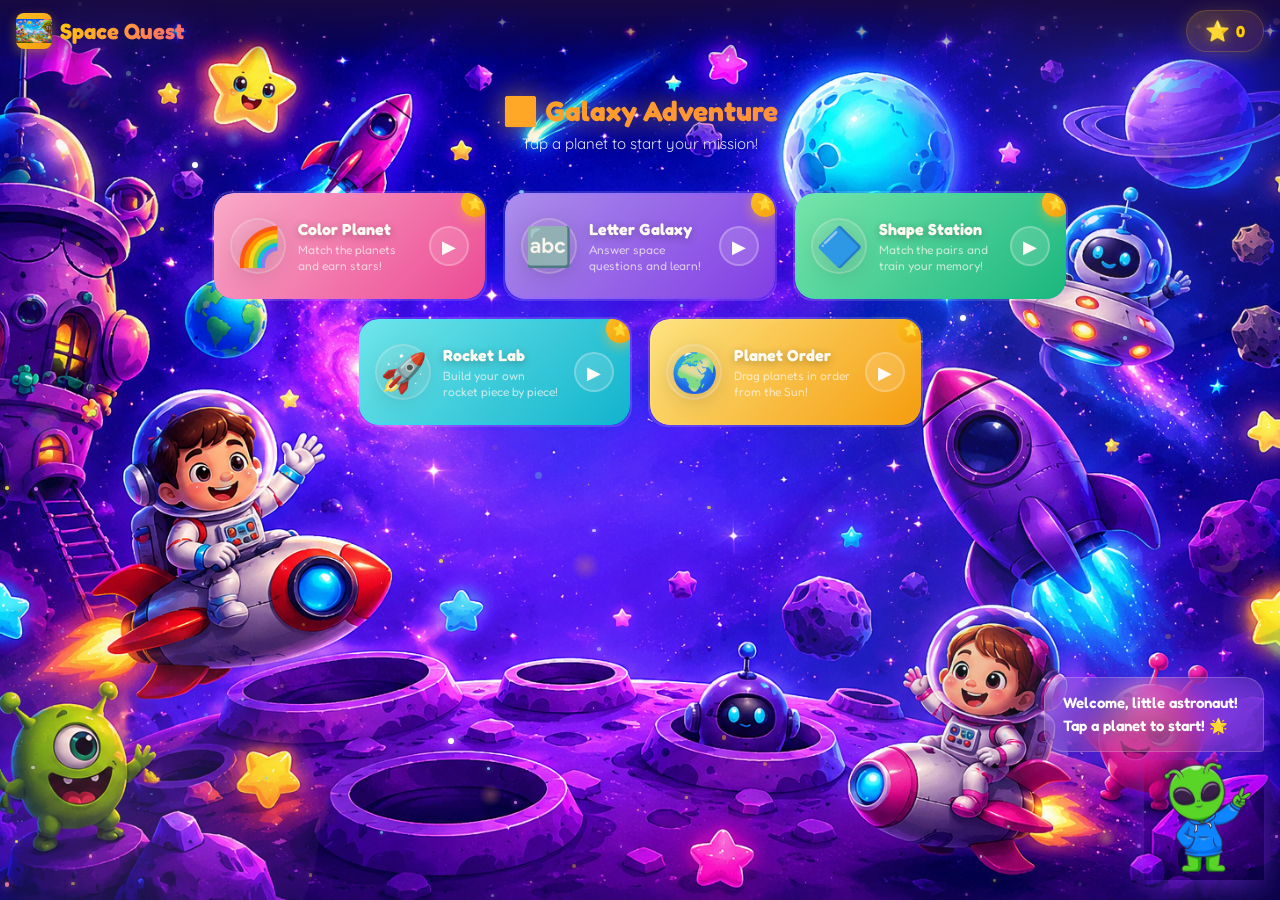
<file: code.html>
<!DOCTYPE html>
<html lang="en">
<head>
<meta charset="UTF-8">
<meta name="viewport" content="width=device-width, initial-scale=1.0, maximum-scale=3.0">
<title>Space Adventure – QuizQuest Kids</title>
<link href="https://fonts.googleapis.com/css2?family=Fredoka:wght@400;500;600;700&family=Quicksand:wght@400;600;700&display=swap" rel="stylesheet">
<style>
*,*::before,*::after{margin:0;padding:0;box-sizing:border-box}
html,body{width:100%;height:100%;overflow:hidden;touch-action:manipulation}
body{
  font-family:'Fredoka',sans-serif;
  background:url("kidspace.png") center/cover no-repeat;
  color:#fff;overflow:hidden;
  user-select:none;-webkit-user-select:none;
}

/* ─── Stars Background ─── */
.stars{
  position:fixed;inset:0;z-index:0;pointer-events:none;
  overflow:hidden;
}
.star{
  position:absolute;border-radius:50%;
  animation:twinkle var(--d,3s) ease-in-out infinite alternate;
}
@keyframes twinkle{0%{opacity:0.15;transform:scale(0.6)}100%{opacity:1;transform:scale(1.3)}}
.star-glow{
  position:absolute;border-radius:50%;pointer-events:none;
  animation:glowPulse 2s ease-in-out infinite alternate;
}
@keyframes glowPulse{0%{opacity:0.3;transform:scale(0.8)}100%{opacity:0.7;transform:scale(1.2)}}

/* ─── Floating Planets Decor ─── */
.floating-planet{
  position:fixed;border-radius:50%;z-index:0;pointer-events:none;
  opacity:0.25;animation:floatPlanet 20s ease-in-out infinite;
  filter:blur(1px);
}
@keyframes floatPlanet{
  0%,100%{transform:translateY(0) rotate(0deg)}
  33%{transform:translateY(-20px) rotate(5deg)}
  66%{transform:translateY(10px) rotate(-3deg)}
}

/* ─── Header Bar ─── */
.header-bar{
  position:fixed;top:0;left:0;right:0;z-index:100;
  display:flex;align-items:center;justify-content:space-between;
  padding:10px 16px;
  background:linear-gradient(180deg,rgba(26,10,62,0.9),transparent);
}
.header-bar .logo{display:flex;align-items:center;gap:8px}
.header-bar .logo-icon{
  width:36px;height:36px;border-radius:50%;
  background:linear-gradient(135deg,#fbbf24,#f59e0b);
  display:flex;align-items:center;justify-content:center;
  font-size:20px;box-shadow:0 4px 12px rgba(251,191,36,0.4);
  animation:logoBounce 2s ease-in-out infinite;
}
@keyframes logoBounce{0%,100%{transform:scale(1)}50%{transform:scale(1.1)}}
.header-bar h1{
  font-size:20px;font-weight:700;
  background:linear-gradient(135deg,#ffcc02,#ff6b6b,#a78bfa);
  background-size:200% 100%;
  -webkit-background-clip:text;-webkit-text-fill-color:transparent;
  background-clip:text;
  animation:headerGlow 3s ease-in-out infinite alternate;
}
@keyframes headerGlow{0%{background-position:0% 50%}100%{background-position:100% 50%}}
.star-display{
  display:flex;align-items:center;gap:6px;
  background:linear-gradient(135deg,rgba(255,204,2,0.2),rgba(255,107,107,0.15));
  padding:8px 18px;
  border-radius:999px;font-size:16px;font-weight:700;
  backdrop-filter:blur(12px);
  border:1px solid rgba(255,204,2,0.2);
  box-shadow:0 4px 16px rgba(255,204,2,0.15);
  color:#ffcc02;
}
.star-display .star-icon{font-size:20px;animation:starSpin 2s linear infinite;filter:drop-shadow(0 0 6px rgba(255,204,2,0.5))}
@keyframes starSpin{0%{transform:rotate(0deg) scale(1)}50%{transform:rotate(180deg) scale(1.2)}100%{transform:rotate(360deg) scale(1)}}

/* ─── Alien Guide ─── */
.guide-container{
  position:fixed;bottom:20px;right:16px;z-index:50;
  display:flex;flex-direction:column;align-items:flex-end;gap:8px;
  pointer-events:none;
}
.guide-bubble{
  background:linear-gradient(135deg,rgba(167,139,250,0.25),rgba(249,168,212,0.2));
  backdrop-filter:blur(16px);border:1px solid rgba(255,255,255,0.2);
  border-radius:20px 20px 4px 20px;
  padding:14px 18px;max-width:220px;
  font-size:16px;font-weight:600;line-height:1.4;
  color:#fff;
  animation:bubblePop 0.4s cubic-bezier(0.34,1.56,0.64,1);
  pointer-events:auto;
  box-shadow:0 8px 24px rgba(124,58,237,0.2);
}
@keyframes bubblePop{0%{opacity:0;transform:scale(0.8) translateY(10px)}100%{opacity:1;transform:scale(1) translateY(0)}}
.guide-avatar{
  width:120px;height:120px;
  display:flex;align-items:center;justify-content:center;
  cursor:pointer;pointer-events:auto;
  box-shadow:0 8px 32px rgba(124,58,237,0.5);
  animation:guideFloat 3s ease-in-out infinite;
  position:relative;overflow:hidden;
  padding:0;
}
.guide-avatar img{width:100%;height:100%;object-fit:contain;display:block}
@keyframes guideFloat{0%,100%{transform:translateY(0)}50%{transform:translateY(-8px)}}
.guide-avatar:active{transform:scale(0.9)}

/* ─── Adventure Map ─── */
.map-container{
  position:fixed;inset:0;z-index:10;
  overflow-y:auto;overflow-x:visible;
  -webkit-overflow-scrolling:touch;
  padding:70px 0 100px;
  scroll-behavior:smooth;
}
.map-title{
  text-align:center;font-size:26px;font-weight:700;
  margin:24px 0 6px;
  background:linear-gradient(135deg,#ffcc02,#ff6b6b,#a78bfa,#67e8f9);
  background-size:300% 100%;
  -webkit-background-clip:text;-webkit-text-fill-color:transparent;
  background-clip:text;
  animation:titleRainbow 4s ease-in-out infinite alternate;
  filter:drop-shadow(0 2px 12px rgba(255,204,2,0.3));
}
@keyframes titleRainbow{0%{background-position:0% 50%}100%{background-position:100% 50%}}
.map-subtitle{
  text-align:center;font-size:18px;color:rgba(255,255,255,0.9);
  margin-bottom:28px;font-family:'Quicksand',sans-serif;
  text-shadow:0 2px 12px rgba(0,0,0,0.3);
}

/* ─── Path SVG ─── */
.path-svg{
  position:absolute;top:0;left:0;width:100%;height:100%;
  z-index:1;pointer-events:none;
}

/* ─── Planet Node ─── */
.planet-node{
  position:relative;z-index:5;
  display:flex;flex-direction:column;align-items:center;
  margin:14px auto;width:fit-content;
  cursor:pointer;transition:transform 0.4s cubic-bezier(0.34,1.56,0.64,1);
  -webkit-tap-highlight-color:transparent;
}
.planet-node:active{transform:scale(0.88)}
.planet-node.disabled{opacity:0.45;pointer-events:none;filter:grayscale(0.7)}
.planet-node.completed{opacity:1}
.planet-node.completed .planet-body{box-shadow:0 0 40px rgba(251,191,36,0.4)}
.planet-node:not(.disabled):hover .planet-body{transform:scale(1.12) rotate(5deg)}
.planet-node:not(.disabled) .planet-body{animation:planetBob 4s ease-in-out infinite}
@keyframes planetBob{0%,100%{transform:translateY(0)}50%{transform:translateY(-6px)}}

.planet-body{
  width:90px;height:90px;border-radius:50%;
  display:flex;align-items:center;justify-content:center;
  font-size:36px;position:relative;
  transition:all 0.4s cubic-bezier(0.34,1.56,0.64,1);
  box-shadow:0 8px 32px rgba(0,0,0,0.3);
}

.planet-ring{
  position:absolute;inset:-8px;border-radius:50%;
  border:3px solid rgba(255,255,255,0.25);
  animation:ringSpin 6s linear infinite;
}
@keyframes ringSpin{to{transform:rotate(360deg)}}
.planet-node.completed .planet-ring{border-color:rgba(251,191,36,0.5);animation-duration:3s}
.planet-node:not(.disabled):not(.completed) .planet-ring{border-color:rgba(255,255,255,0.35);animation-duration:4s}
.planet-node:not(.disabled) .planet-ring::after{
  content:'';position:absolute;inset:2px;border-radius:50%;
  border:2px solid transparent;
  background:linear-gradient(135deg,var(--ring-color,rgba(255,255,255,0.4)),transparent) border-box;
  -webkit-mask:linear-gradient(#fff 0 0) padding-box,linear-gradient(#fff 0 0);
  -webkit-mask-composite:destination-out;
  mask-composite:exclude;
  animation:ringGlow 2s ease-in-out infinite alternate;
}
@keyframes ringGlow{0%{opacity:0.4}100%{opacity:1}}

.planet-label{
  margin-top:10px;font-size:16px;font-weight:700;
  text-align:center;color:#fff;
  text-shadow:0 2px 12px rgba(0,0,0,0.4),0 0 20px rgba(167,139,250,0.2);
}
.planet-node.disabled .planet-label{color:rgba(255,255,255,0.4)}
.planet-node.completed .planet-label{text-shadow:0 2px 12px rgba(0,0,0,0.4),0 0 20px rgba(251,191,36,0.3)}

.planet-status{
  position:absolute;top:-6px;right:-6px;
  width:28px;height:28px;border-radius:50%;
  display:flex;align-items:center;justify-content:center;
  font-size:14px;z-index:3;font-weight:700;
}
.planet-status.completed{
  background:linear-gradient(135deg,#fbbf24,#f59e0b);
  color:#1a0a3e;
  box-shadow:0 4px 12px rgba(251,191,36,0.5);
}
.planet-status.locked{
  background:rgba(255,255,255,0.15);
  color:rgba(255,255,255,0.4);
  backdrop-filter:blur(4px);
}
.planet-status.current{
  background:linear-gradient(135deg,#ffcc02,#ff6b6b);
  color:#fff;
  animation:pulseStatus 1.2s ease-in-out infinite;
  box-shadow:0 4px 16px rgba(255,107,107,0.5);
}
@keyframes pulseStatus{0%,100%{box-shadow:0 0 0 0 rgba(255,107,107,0.6);transform:scale(1)}50%{box-shadow:0 0 0 12px rgba(255,107,107,0);transform:scale(1.1)}}

/* ─── Planet Glow Orbs ─── */
.planet-glow{
  position:absolute;top:50%;left:50%;transform:translate(-50%,-50%);
  width:120px;height:120px;border-radius:50%;z-index:0;
  pointer-events:none;opacity:0.3;
  animation:glowOrb 3s ease-in-out infinite alternate;
}
@keyframes glowOrb{0%{transform:translate(-50%,-50%) scale(0.8);opacity:0.2}100%{transform:translate(-50%,-50%) scale(1.2);opacity:0.4}}
.planet-node.completed .planet-glow{opacity:0.5;animation-duration:2s}

/* ─── Path Connector ─── */
.path-connector{
  width:5px;height:44px;margin:0 auto;border-radius:3px;
  background:linear-gradient(180deg,var(--c1,rgba(255,255,255,0.25)),var(--c2,rgba(255,255,255,0.08)));
  z-index:2;position:relative;overflow:hidden;
}
.path-connector.completed{
  background:linear-gradient(180deg,#fbbf24,#ff6b6b);
  box-shadow:0 0 12px rgba(251,191,36,0.3);
}
.path-connector:not(.completed):not(.locked){
  background:linear-gradient(180deg,rgba(167,139,250,0.4),rgba(103,232,249,0.2));
  animation:pathGlow 2s ease-in-out infinite alternate;
}
@keyframes pathGlow{0%{opacity:0.5}100%{opacity:1}}
.path-connector .connector-dot{
  position:absolute;left:50%;transform:translateX(-50%);
  width:10px;height:10px;border-radius:50%;z-index:2;
}
.path-connector.completed .connector-dot{
  background:#fff;box-shadow:0 0 10px rgba(255,255,255,0.6);
  animation:dotDrop 1.5s ease-in-out infinite;
}
.path-connector:not(.completed) .connector-dot{
  background:rgba(255,255,255,0.3);
  animation:dotDrop 2.5s ease-in-out infinite;
}
@keyframes dotDrop{0%,100%{top:0;opacity:0}10%{opacity:1}90%{opacity:1}100%{top:100%;opacity:0}}

/* ─── Planet Colors ─── */
.planet-color .planet-body{
  background:linear-gradient(135deg,#f9a8d4,#ec4899);
  box-shadow:0 8px 32px rgba(236,72,153,0.4),inset 0 -4px 12px rgba(0,0,0,0.15);
}
.planet-color .planet-glow{background:radial-gradient(circle,rgba(236,72,153,0.4),transparent)}
.planet-color .planet-ring{--ring-color:rgba(236,72,153,0.6)}
.planet-letter .planet-body{
  background:linear-gradient(135deg,#a78bfa,#7c3aed);
  box-shadow:0 8px 32px rgba(124,58,237,0.4),inset 0 -4px 12px rgba(0,0,0,0.15);
}
.planet-letter .planet-glow{background:radial-gradient(circle,rgba(124,58,237,0.4),transparent)}
.planet-letter .planet-ring{--ring-color:rgba(124,58,237,0.6)}
.planet-shape .planet-body{
  background:linear-gradient(135deg,#6ee7b7,#10b981);
  box-shadow:0 8px 32px rgba(16,185,129,0.4),inset 0 -4px 12px rgba(0,0,0,0.15);
}
.planet-shape .planet-glow{background:radial-gradient(circle,rgba(16,185,129,0.4),transparent)}
.planet-shape .planet-ring{--ring-color:rgba(16,185,129,0.6)}
.planet-rocket .planet-body{
  background:linear-gradient(135deg,#67e8f9,#06b6d4);
  box-shadow:0 8px 32px rgba(6,182,212,0.4),inset 0 -4px 12px rgba(0,0,0,0.15);
}
.planet-rocket .planet-glow{background:radial-gradient(circle,rgba(6,182,212,0.4),transparent)}
.planet-rocket .planet-ring{--ring-color:rgba(6,182,212,0.6)}
.planet-alien .planet-body{
  background:linear-gradient(135deg,#fde68a,#f59e0b);
  box-shadow:0 8px 32px rgba(245,158,11,0.4),inset 0 -4px 12px rgba(0,0,0,0.15);
}
.planet-alien .planet-glow{background:radial-gradient(circle,rgba(245,158,11,0.4),transparent)}
.planet-alien .planet-ring{--ring-color:rgba(245,158,11,0.6)}
/* ─── Game Cards Grid ─── */
.game-cards{
  display:flex;flex-direction:row;flex-wrap:wrap;gap:16px;
  padding:10px 20px 30px;
  width:100%;max-width:900px;margin:0 auto;
  box-sizing:border-box;justify-content:center;
}
.game-card{
  flex:0 0 calc(33.33% - 12px);min-height:110px;
  position:relative;z-index:5;
  border-radius:20px;overflow:hidden;cursor:pointer;
  display:flex;align-items:center;gap:12px;
  padding:14px 16px;
  transition:all 0.4s cubic-bezier(0.34,1.56,0.64,1);
  -webkit-tap-highlight-color:transparent;
  border:2px solid rgba(255,255,255,0.15);
}
.game-card:active{transform:scale(0.95)}
.game-card .card-bg{
  position:absolute;inset:0;z-index:-1;border-radius:20px;
}
.game-card-completed .card-bg{opacity:1}
.game-card-glow{
  position:absolute;top:50%;left:50%;transform:translate(-50%,-50%);
  width:100px;height:100px;border-radius:50%;z-index:-1;
  pointer-events:none;opacity:0.15;
  animation:cardGlow 3s ease-in-out infinite alternate;
}
@keyframes cardGlow{0%{transform:translate(-50%,-50%) scale(0.8);opacity:0.1}100%{transform:translate(-50%,-50%) scale(1.3);opacity:0.25}}
.game-card-emoji{
  font-size:38px;flex-shrink:0;
  width:56px;height:56px;border-radius:50%;
  display:flex;align-items:center;justify-content:center;
  background:rgba(255,255,255,0.12);
  backdrop-filter:blur(4px);
  border:2px solid rgba(255,255,255,0.2);
  filter:drop-shadow(0 4px 12px rgba(0,0,0,0.2));
  animation:cardEmojiBob 3s ease-in-out infinite;
}
@keyframes cardEmojiBob{0%,100%{transform:translateY(0)}50%{transform:translateY(-4px)}}
.game-card-info{flex:1;min-width:0}
.game-card-name{
  font-size:16px;font-weight:700;color:#fff;
  text-shadow:0 2px 8px rgba(0,0,0,0.3);
  margin-bottom:3px;
}
.game-card-desc{
  font-size:12px;color:rgba(255,255,255,0.7);
  line-height:1.3;
}
.game-card-status{
  position:absolute;top:-4px;right:-4px;
  width:28px;height:28px;border-radius:50%;
  display:flex;align-items:center;justify-content:center;
  font-size:13px;z-index:3;font-weight:700;
}
.game-card-status.completed{
  background:linear-gradient(135deg,#fbbf24,#f59e0b);
  color:#1a0a3e;
  box-shadow:0 4px 12px rgba(251,191,36,0.5);
}
.game-card-status.current{
  background:linear-gradient(135deg,#ffcc02,#ff6b6b);
  color:#fff;
  animation:pulseCardStatus 1.2s ease-in-out infinite;
  box-shadow:0 4px 16px rgba(255,107,107,0.5);
}
@keyframes pulseCardStatus{0%,100%{box-shadow:0 0 0 0 rgba(255,107,107,0.6);transform:scale(1)}50%{box-shadow:0 0 0 10px rgba(255,107,107,0);transform:scale(1.1)}}

/* Card color themes */
.card-color .card-bg{background:linear-gradient(135deg,#f9a8d4,#ec4899)}
.card-color .game-card-glow{background:radial-gradient(circle,rgba(236,72,153,0.3),transparent)}
.card-letter .card-bg{background:linear-gradient(135deg,#a78bfa,#7c3aed)}
.card-letter .game-card-glow{background:radial-gradient(circle,rgba(124,58,237,0.3),transparent)}
.card-shape .card-bg{background:linear-gradient(135deg,#6ee7b7,#10b981)}
.card-shape .game-card-glow{background:radial-gradient(circle,rgba(16,185,129,0.3),transparent)}
.card-rocket .card-bg{background:linear-gradient(135deg,#67e8f9,#06b6d4)}
.card-rocket .game-card-glow{background:radial-gradient(circle,rgba(6,182,212,0.3),transparent)}
.card-alien .card-bg{background:linear-gradient(135deg,#fde68a,#f59e0b)}
.card-alien .game-card-glow{background:radial-gradient(circle,rgba(245,158,11,0.3),transparent)}

@media(max-width:820px){
  .game-card{flex:0 0 calc(50% - 10px);min-height:100px;padding:12px 14px}
  .game-card-emoji{font-size:30px;width:44px;height:44px}
  .game-card-name{font-size:13px}
  .game-card-desc{font-size:11px}
}
@media(max-width:480px){
  .game-card{flex:0 0 100%;min-height:90px}
}

/* ─── Stars Burst ─── */
.stars-burst{
  position:fixed;pointer-events:none;z-index:200;
  animation:burstOut 0.8s ease-out forwards;
}
@keyframes burstOut{0%{opacity:1;transform:scale(0)}100%{opacity:0;transform:scale(2)}}

/* ─── Celebrations ─── */
.confetti-piece{
  position:fixed;width:10px;height:10px;z-index:300;
  pointer-events:none;border-radius:2px;
  animation:confettiFall var(--d,2s) linear forwards;
}
@keyframes confettiFall{
  0%{opacity:1;transform:translateY(-20px) rotate(0deg)}
  100%{opacity:0;transform:translateY(100vh) rotate(720deg)}
}

/* ─── Game Overlay ─── */
.game-overlay{
  position:fixed;inset:0;z-index:500;
  background:linear-gradient(180deg,#1a0a3e,#2d1b69);
  display:none;flex-direction:column;
  overflow-y:auto;-webkit-overflow-scrolling:touch;
}
.game-overlay.active{display:flex}
.game-header{
  display:flex;align-items:center;justify-content:space-between;
  padding:12px 16px;flex-shrink:0;
}
.game-back-btn{
  width:40px;height:40px;border-radius:50%;
  background:rgba(255,255,255,0.1);
  border:1px solid rgba(255,255,255,0.15);
  display:flex;align-items:center;justify-content:center;
  font-size:18px;cursor:pointer;color:#fff;
  transition:all 0.2s;
  -webkit-tap-highlight-color:transparent;
}
.game-back-btn:active{transform:scale(0.9);background:rgba(255,255,255,0.2)}
.game-title{font-size:18px;font-weight:700}
.game-body{
  flex:1;display:flex;flex-direction:column;align-items:center;
  justify-content:center;padding:16px;gap:16px;
}

.hunt-mission{
  background:rgba(255,255,255,0.1);
  backdrop-filter:blur(12px);
  border:1px solid rgba(255,255,255,0.15);
  border-radius:16px;padding:14px 20px;
  text-align:center;font-size:16px;font-weight:600;
  margin-bottom:12px;width:100%;max-width:400px;
}
.hunt-mission .highlight{
  display:inline-block;padding:2px 12px;border-radius:8px;
  font-weight:700;color:#fff;
}

/* ─── LETTER GALAXY QUIZ ─── */
.timer-bar-container{
  position:relative;width:100%;max-width:400px;height:20px;
  background:rgba(255,255,255,0.1);border-radius:999px;
  overflow:hidden;margin-bottom:8px;
}
.timer-bar{
  height:100%;background:linear-gradient(90deg,#6ee7b7,#fbbf24);
  border-radius:999px;transition:width 0.1s linear;
  width:100%;
}
.timer-text{
  position:absolute;top:50%;left:50%;transform:translate(-50%,-50%);
  font-size:12px;font-weight:700;color:#fff;
  text-shadow:0 1px 4px rgba(0,0,0,0.5);
}
.lives-display{
  display:flex;gap:4px;align-items:center;
}
.life-heart{font-size:20px;transition:all 0.3s}
@keyframes heartPop{0%{transform:scale(0)}50%{transform:scale(1.3)}100%{transform:scale(1)}}
.question-counter{
  font-size:16px;color:rgba(255,255,255,0.9);text-align:center;margin-bottom:8px;
}
.fill-sentence{
  font-size:20px;font-weight:700;text-align:center;
  padding:24px 20px;margin:0 auto 16px;
  max-width:400px;width:100%;
  background:linear-gradient(135deg,rgba(167,139,250,0.15),rgba(249,168,212,0.1));
  border-radius:20px;border:1px solid rgba(255,255,255,0.2);
  line-height:1.7;word-spacing:2px;
}
.fill-blank{
  display:inline-block;min-width:48px;
  border-bottom:4px solid #fbbf24;
  color:#fbbf24;font-weight:700;font-size:28px;
  margin:0 4px;
  animation:blankPulse 0.8s ease-in-out infinite alternate;
  text-shadow:0 0 16px rgba(251,191,36,0.4);
  text-align:center;
}
@keyframes blankPulse{0%{opacity:0.5;transform:translateY(0)}100%{opacity:1;transform:translateY(-3px)}}
/* ─── Fill-in option buttons ─── */
.quiz-options{
  display:grid;grid-template-columns:1fr 1fr;
  gap:12px;max-width:380px;width:100%;
}
.quiz-option{
  padding:16px 8px;border-radius:18px;
  font-family:'Fredoka',sans-serif;font-weight:600;font-size:15px;
  border:2px solid rgba(255,255,255,0.2);
  background:linear-gradient(145deg,rgba(255,255,255,0.12),rgba(255,255,255,0.04));
  color:#fff;cursor:pointer;
  transition:all 0.3s cubic-bezier(0.34,1.56,0.64,1);
  -webkit-tap-highlight-color:transparent;
  text-align:center;
  display:flex;flex-direction:column;align-items:center;gap:4px;
  transform:perspective(600px) rotateX(2deg);
  box-shadow:0 6px 20px rgba(0,0,0,0.2),inset 0 1px 0 rgba(255,255,255,0.15);
  text-transform:lowercase;
}
.quiz-option:active{
  transform:perspective(600px) rotateX(0deg) scale(0.93);
  background:rgba(255,255,255,0.18);
}
.quiz-option .opt-emoji{
  font-size:36px;line-height:1;
  filter:drop-shadow(0 4px 8px rgba(0,0,0,0.3));
  transition:transform 0.3s;
}
.quiz-option:not(.correct):not(.wrong):hover .opt-emoji{
  transform:translateY(-4px) scale(1.1);
}
.quiz-option .opt-label{
  font-size:13px;color:rgba(255,255,255,0.8);
  font-weight:600;
}
.quiz-option.correct{
  background:linear-gradient(145deg,rgba(16,185,129,0.4),rgba(16,185,129,0.2))!important;
  border-color:#6ee7b7!important;
  animation:optPop 0.4s ease;
  transform:perspective(600px) rotateX(0deg) scale(1.05);
  box-shadow:0 8px 24px rgba(16,185,129,0.3),inset 0 1px 0 rgba(255,255,255,0.2);
}
@keyframes optPop{0%{transform:perspective(600px) rotateX(2deg) scale(1)}50%{transform:perspective(600px) rotateX(0deg) scale(1.1)}100%{transform:perspective(600px) rotateX(0deg) scale(1.05)}}
.quiz-option.wrong{
  background:linear-gradient(145deg,rgba(239,68,68,0.35),rgba(239,68,68,0.15))!important;
  border-color:#ef4444!important;
  animation:optShake 0.4s ease;
  transform:perspective(600px) rotateX(0deg);
}
@keyframes optShake{0%,100%{transform:perspective(600px) rotateX(0deg) translateX(0)}25%{transform:perspective(600px) rotateX(0deg) translateX(-8px)}75%{transform:perspective(600px) rotateX(0deg) translateX(8px)}}

/* ─── PLANET MATCH ─── */
.pm-container{
  position:relative;width:100%;height:100%;
  display:flex;flex-direction:column;align-items:center;
  background:radial-gradient(ellipse at 50% 30%,rgba(100,50,200,0.15),transparent 60%);
}
.pm-bg-particles{
  position:absolute;inset:0;pointer-events:none;overflow:hidden;z-index:0;
}
.pm-bg-particle{
  position:absolute;border-radius:50%;
  animation:pmFloat 6s ease-in-out infinite alternate;
}
@keyframes pmFloat{
  0%{transform:translateY(0) scale(1);opacity:0.3}
  100%{transform:translateY(-40px) scale(1.4);opacity:0.8}
}
.pm-header{
  position:relative;z-index:3;width:100%;
  display:flex;align-items:center;justify-content:space-between;
  padding:12px 16px 0;
}
.pm-level-badge{
  background:rgba(255,255,255,0.12);backdrop-filter:blur(8px);
  padding:6px 16px;border-radius:30px;font-size:13px;font-weight:600;
  border:1px solid rgba(255,255,255,0.15);
}
.pm-stars-badge{
  display:flex;align-items:center;gap:4px;
  background:rgba(255,255,255,0.12);backdrop-filter:blur(8px);
  padding:6px 14px;border-radius:30px;font-size:14px;font-weight:600;
  border:1px solid rgba(255,255,255,0.15);
}
.pm-timer-badge{
  display:flex;align-items:center;gap:4px;
  background:rgba(255,255,255,0.12);backdrop-filter:blur(8px);
  padding:6px 14px;border-radius:30px;font-size:14px;font-weight:700;
  border:1px solid rgba(255,255,255,0.15);
  transition:all 0.3s;
}
.pm-timer-badge.pm-timer-low{background:rgba(255,50,50,0.3);border-color:rgba(255,50,50,0.5);color:#ff6b6b;animation:pmTimerPulse 0.5s ease-in-out infinite alternate;}
@keyframes pmTimerPulse{0%{transform:scale(1)}100%{transform:scale(1.1)}}
.pm-progress{
  position:relative;z-index:3;width:100%;padding:10px 20px 4px;
}
.pm-progress-track{
  width:100%;height:6px;background:rgba(255,255,255,0.12);border-radius:10px;overflow:hidden;
}
.pm-progress-fill{
  height:100%;border-radius:10px;
  background:linear-gradient(90deg,#fbbf24,#f59e0b,#f97316);
  transition:width 0.6s cubic-bezier(0.34,1.56,0.64,1);
  box-shadow:0 0 12px rgba(251,191,36,0.4);
}
.pm-round-label{
  text-align:center;font-size:12px;color:rgba(255,255,255,0.85);margin-top:4px;
}
.pm-planet-area{
  position:relative;z-index:2;flex:1;
  display:flex;flex-direction:column;align-items:center;justify-content:center;
  width:100%;padding:0 20px;
}
.pm-planet-wrapper{
  position:relative;width:200px;height:200px;margin-bottom:16px;
}
.pm-planet-glow-ring{
  position:absolute;inset:-20px;border-radius:50%;
  border:2px solid rgba(255,255,255,0.08);
  animation:pmRingSpin 8s linear infinite;
}
@keyframes pmRingSpin{to{transform:rotate(360deg)}}
.pm-planet-glow-ring:nth-child(2){inset:-35px;animation-duration:12s;animation-direction:reverse;border-color:rgba(255,255,255,0.05)}
.pm-planet{
  position:absolute;inset:0;border-radius:50%;
  animation:pmPlanetFloat 4s ease-in-out infinite alternate;
  box-shadow:0 0 60px rgba(255,255,255,0.15),inset 0 -20px 40px rgba(0,0,0,0.3);
  border:3px solid rgba(255,255,255,0.2);
  display:flex;align-items:center;justify-content:center;
  font-size:72px;overflow:hidden;
}
@keyframes pmPlanetFloat{
  0%{transform:translateY(0) rotate(0deg)}
  100%{transform:translateY(-12px) rotate(5deg)}
}
.pm-planet-highlight{
  position:absolute;inset:0;border-radius:50%;
  background:radial-gradient(circle at 30% 25%,rgba(255,255,255,0.25) 0%,transparent 50%);
  pointer-events:none;z-index:1;
}
.pm-planet-shadow{
  position:absolute;inset:0;border-radius:50%;
  background:radial-gradient(ellipse at 50% 100%,rgba(0,0,0,0.3) 0%,transparent 50%);
  pointer-events:none;z-index:1;
}
.pm-planet-emoji{
  position:relative;z-index:2;font-size:72px;filter:drop-shadow(0 4px 12px rgba(0,0,0,0.2));
  animation:pmEmojiBounce 3s ease-in-out infinite;
}
@keyframes pmEmojiBounce{
  0%,100%{transform:translateY(0)}
  50%{transform:translateY(-6px)}
}
.pm-question{
  text-align:center;font-size:20px;font-weight:700;margin-bottom:8px;
  text-shadow:0 2px 12px rgba(0,0,0,0.3);
  position:relative;z-index:2;
  min-height:60px;display:flex;align-items:center;justify-content:center;
}
.pm-hint{
  font-size:16px;color:rgba(255,255,255,0.9);margin-bottom:16px;
  position:relative;z-index:2;min-height:20px;
}
.pm-options{
  position:relative;z-index:3;
  display:grid;grid-template-columns:1fr 1fr 1fr;gap:10px;
  width:100%;max-width:400px;padding:0 16px 20px;
}
.pm-option{
  background:rgba(255,255,255,0.1);backdrop-filter:blur(10px);
  border:2px solid rgba(255,255,255,0.15);
  border-radius:20px;padding:16px 8px;
  display:flex;flex-direction:column;align-items:center;justify-content:center;
  gap:8px;cursor:pointer;transition:all 0.3s cubic-bezier(0.34,1.56,0.64,1);
  min-height:100px;text-align:center;
  animation:pmOptionSlide 0.5s cubic-bezier(0.34,1.56,0.64,1) backwards;
}
@keyframes pmOptionSlide{
  0%{opacity:0;transform:translateY(40px) scale(0.8)}
  100%{opacity:1;transform:translateY(0) scale(1)}
}
.pm-option:nth-child(1){animation-delay:0.1s}
.pm-option:nth-child(2){animation-delay:0.2s}
.pm-option:nth-child(3){animation-delay:0.3s}
.pm-option:active{transform:scale(0.92)!important}
.pm-option-correct{
  border-color:#6ee7b7!important;
  background:rgba(110,231,183,0.2)!important;
  transform:scale(1.05);
  box-shadow:0 0 30px rgba(110,231,183,0.3);
}
.pm-option-wrong{
  border-color:#ef4444!important;
  background:rgba(239,68,68,0.15)!important;
  animation:pmShake 0.5s ease;
}
@keyframes pmShake{0%,100%{transform:translateX(0)}20%{transform:translateX(-8px)}40%{transform:translateX(8px)}60%{transform:translateX(-5px)}80%{transform:translateX(5px)}}
.pm-option-emoji{
  font-size:36px;line-height:1;
}
.pm-option-label{
  font-size:15px;font-weight:600;line-height:1.2;
}
.pm-option-swatch{
  width:40px;height:40px;border-radius:50%;border:2px solid rgba(255,255,255,0.15);
}
.pm-celebrate{
  position:absolute;inset:0;z-index:10;
  display:none;flex-direction:column;align-items:center;justify-content:center;
  background:rgba(0,0,0,0.3);backdrop-filter:blur(4px);
  animation:pmFadeIn 0.3s ease;
}
@keyframes pmFadeIn{from{opacity:0}to{opacity:1}}
.pm-celebrate.active{display:flex}
.pm-celebrate-emoji{font-size:80px;animation:pmCelebrateBounce 0.6s cubic-bezier(0.34,1.56,0.64,1)}
@keyframes pmCelebrateBounce{0%{transform:scale(0) rotate(-20deg)}100%{transform:scale(1) rotate(0deg)}}
.pm-celebrate-text{font-size:28px;font-weight:700;margin:8px 0 4px;text-shadow:0 2px 20px rgba(0,0,0,0.3)}
.pm-celebrate-sub{font-size:16px;color:rgba(255,255,255,0.7)}
.pm-celebrate-stars{font-size:22px;font-weight:700;color:#fbbf24;margin-top:8px}
.pm-next-btn{
  margin-top:16px;padding:10px 36px;border:none;border-radius:30px;
  background:linear-gradient(135deg,#fbbf24,#f59e0b);
  color:#1a0a3e;font-size:16px;font-weight:700;cursor:pointer;
  font-family:'Fredoka',sans-serif;
  box-shadow:0 4px 20px rgba(251,191,36,0.4);
  transition:transform 0.2s;
}
.pm-next-btn:active{transform:scale(0.92)}
.pm-result{
  position:absolute;inset:0;z-index:10;
  display:none;flex-direction:column;align-items:center;justify-content:center;
  background:rgba(0,0,0,0.5);backdrop-filter:blur(8px);
  animation:pmFadeIn 0.5s ease;
  padding:24px;
}
.pm-result.active{display:flex}
.pm-result-emoji{font-size:72px;animation:pmCelebrateBounce 0.6s cubic-bezier(0.34,1.56,0.64,1)}
.pm-result-title{font-size:32px;font-weight:700;margin:8px 0;text-align:center}
.pm-result-stars{font-size:28px;font-weight:700;color:#fbbf24;margin:8px 0}
.pm-result-text{font-size:16px;color:rgba(255,255,255,0.7);text-align:center;margin-bottom:8px}
.pm-result-btn{
  margin-top:12px;padding:12px 40px;border:none;border-radius:30px;
  background:linear-gradient(135deg,#a78bfa,#7c3aed);
  color:#fff;font-size:18px;font-weight:700;cursor:pointer;
  font-family:'Fredoka',sans-serif;
  box-shadow:0 4px 20px rgba(124,58,237,0.4);
  transition:transform 0.2s;
}
.pm-result-btn:active{transform:scale(0.92)}
.pm-intro{
  position:absolute;inset:0;z-index:5;
  display:flex;flex-direction:column;align-items:center;justify-content:center;
  background:rgba(0,0,0,0.2);
  animation:pmFadeIn 0.5s ease;
}
.pm-intro.hidden{display:none}
.pm-intro-emoji{font-size:64px;animation:pmPlanetFloat 3s ease-in-out infinite}
.pm-intro-title{font-size:32px;font-weight:700;margin:12px 0 4px;text-shadow:0 2px 20px rgba(0,0,0,0.3)}
.pm-intro-sub{font-size:16px;color:rgba(255,255,255,0.9);margin-bottom:20px}
.pm-intro-btn{
  padding:14px 48px;border:none;border-radius:30px;
  background:linear-gradient(135deg,#fbbf24,#f59e0b);
  color:#1a0a3e;font-size:20px;font-weight:700;cursor:pointer;
  font-family:'Fredoka',sans-serif;
  box-shadow:0 4px 30px rgba(251,191,36,0.5);
  transition:transform 0.2s;
  animation:pmPulse 2s ease-in-out infinite;
}
@keyframes pmPulse{0%,100%{transform:scale(1)}50%{transform:scale(1.05)}}
.pm-intro-btn:active{transform:scale(0.92);animation:none}

/* ─── MINI GAME: Planet Order ─── */
.po-area{
  display:flex;flex-direction:column;align-items:center;gap:10px;
  width:100%;max-width:500px;margin:0 auto;
}
.po-sun{
  width:clamp(50px,12vw,80px);height:clamp(50px,12vw,80px);
  background:radial-gradient(circle at 35% 30%,#fbbf24,#f59e0b,#ef4444);
  border-radius:50%;display:flex;align-items:center;justify-content:center;
  font-size:clamp(20px,5vw,32px);font-weight:700;
  box-shadow:0 0 30px rgba(251,191,36,0.5),0 0 60px rgba(239,68,68,0.2);
  flex-shrink:0;position:relative;z-index:2;
}
.po-sun-label{font-size:12px;color:rgba(255,255,255,0.5);margin-top:-4px;}

.po-slots{
  display:flex;flex-wrap:wrap;gap:6px;justify-content:center;
  padding:8px;background:rgba(0,0,0,0.2);border-radius:14px;
  border:1.5px solid rgba(255,255,255,0.08);width:100%;
  max-width:440px;min-height:clamp(50px,12vw,80px);
}
.po-slot{
  width:clamp(42px,10vw,70px);height:clamp(42px,10vw,70px);
  border-radius:50%;border:2px dashed rgba(255,255,255,0.25);
  background:rgba(255,255,255,0.04);
  display:flex;align-items:center;justify-content:center;
  font-size:clamp(10px,2vw,13px);color:rgba(255,255,255,0.2);
  transition:all 0.2s;position:relative;flex-shrink:0;
}
.po-slot .slot-num{
  font-family:'Fredoka',sans-serif;font-size:clamp(10px,2vw,13px);
  color:rgba(255,255,255,0.15);pointer-events:none;
}
.po-slot.hover{border-color:#fbbf24;background:rgba(251,191,36,0.1);transform:scale(1.06);}
.po-slot.filled{border-color:#4ade80;background:rgba(74,222,128,0.1);border-style:solid;}
.po-slot.filled .slot-num{display:none;}
.po-slot.wrong{animation:poShake 0.4s ease-out;}
@keyframes poShake{0%,100%{transform:translateX(0)}20%{transform:translateX(-8px)}40%{transform:translateX(8px)}60%{transform:translateX(-5px)}80%{transform:translateX(5px)}}

.po-cards{
  display:flex;flex-wrap:wrap;gap:6px;justify-content:center;
  padding:8px;background:rgba(0,0,0,0.15);border-radius:14px;
  border:1.5px solid rgba(255,255,255,0.06);width:100%;
  max-width:440px;
}
.po-card{
  width:clamp(42px,10vw,70px);height:clamp(42px,10vw,70px);
  border-radius:50%;cursor:grab;flex-shrink:0;
  background-size:cover;background-position:center;
  border:2px solid rgba(255,255,255,0.3);
  box-shadow:0 3px 10px rgba(0,0,0,0.3);
  transition:transform 0.15s,box-shadow 0.15s,opacity 0.2s;
  touch-action:none;position:relative;
}
.po-card:hover{transform:scale(1.12);box-shadow:0 6px 20px rgba(0,0,0,0.4);}
.po-card:active{cursor:grabbing;}
.po-card.placed{opacity:0;pointer-events:none;transform:scale(0);}

.po-complete{
  display:none;flex-direction:column;align-items:center;gap:10px;
  padding:20px;text-align:center;animation:fadeIn 0.5s ease-out;
}
.po-complete.active{display:flex;}
.po-complete .po-big{font-size:56px;}
.po-complete h3{font-family:'Fredoka',sans-serif;font-size:24px;color:#4ade80;}
.po-complete p{font-size:16px;color:rgba(255,255,255,0.85);}
.po-complete .btn-po{
  padding:10px 28px;border:none;border-radius:999px;
  background:linear-gradient(135deg,#fbbf24,#f59e0b);color:#1a1a2e;
  font-weight:700;font-size:16px;cursor:pointer;transition:transform 0.2s;
}
.po-complete .btn-po:hover{transform:scale(1.05);}
@keyframes fadeIn{0%{opacity:0;transform:translateY(20px)}100%{opacity:1;transform:translateY(0)}}
}
.feed-item{
  width:64px;height:64px;border-radius:50%;
  display:flex;align-items:center;justify-content:center;
  font-size:28px;cursor:pointer;
  transition:all 0.3s cubic-bezier(0.34,1.56,0.64,1);
  box-shadow:0 4px 12px rgba(0,0,0,0.2);
  -webkit-tap-highlight-color:transparent;
}
.feed-item:active{transform:scale(1.3)}
.feed-item.hidden{opacity:0;pointer-events:none;transform:scale(0.5)}
.feed-item.wrong{animation:feedWrong 0.4s ease}
@keyframes feedWrong{0%,100%{transform:translateX(0)}25%{transform:translateX(-10px)}75%{transform:translateX(10px)}}

/* ─── MINI GAME: Memory ─── */

/* ─── Buttons ─── */
.btn-game{
  padding:14px 32px;border-radius:999px;
  font-family:'Fredoka',sans-serif;font-weight:700;font-size:16px;
  border:none;cursor:pointer;color:#fff;
  transition:all 0.3s cubic-bezier(0.34,1.56,0.64,1);
  -webkit-tap-highlight-color:transparent;
}
.btn-game:active{transform:scale(0.92)}
.btn-play{background:linear-gradient(135deg,#fbbf24,#f59e0b);box-shadow:0 8px 20px rgba(251,191,36,0.3)}
.btn-play:hover{transform:translateY(-2px);box-shadow:0 12px 28px rgba(251,191,36,0.4)}
.btn-next{background:linear-gradient(135deg,#a78bfa,#7c3aed);box-shadow:0 8px 20px rgba(124,58,237,0.3)}
.btn-purple{background:linear-gradient(135deg,#a78bfa,#7c3aed);box-shadow:0 8px 20px rgba(124,58,237,0.3)}

/* ─── Success Screen ─── */
.success-screen{
  display:none;flex-direction:column;align-items:center;justify-content:center;
  gap:16px;padding:32px;text-align:center;
  animation:fadeIn 0.5s ease;
}
.success-screen.active{display:flex}
@keyframes fadeIn{0%{opacity:0;transform:scale(0.9)}100%{opacity:1;transform:scale(1)}}
.success-emoji{font-size:72px;animation:successBounce 0.6s cubic-bezier(0.34,1.56,0.64,1)}
@keyframes successBounce{0%{transform:scale(0)}50%{transform:scale(1.2)}100%{transform:scale(1)}}
.success-title{font-size:24px;font-weight:700;background:linear-gradient(135deg,#fbbf24,#f59e0b);-webkit-background-clip:text;-webkit-text-fill-color:transparent;background-clip:text}
.success-stars{font-size:18px;color:#fbbf24}

/* ─── Shape Station Card Styles ─── */
.ss-card{aspect-ratio:1;perspective:1000px;cursor:pointer;-webkit-tap-highlight-color:transparent;position:relative;border-radius:14px}
.ss-card-inner{position:absolute;inset:0;width:100%;height:100%;transition:transform 0.5s cubic-bezier(0.4,0,0.2,1);transform-style:preserve-3d;border-radius:14px}
.ss-card.flipped .ss-card-inner{transform:rotateY(180deg)}
.ss-card-face{position:absolute;inset:0;border-radius:14px;backface-visibility:hidden;-webkit-backface-visibility:hidden;display:flex;align-items:center;justify-content:center}
.ss-card-back{background:linear-gradient(135deg,#191a4a,#1c1d4f);border:4px solid #2e3060;box-shadow:inset 0 -5px 0 rgba(0,0,0,0.3),inset 0 3px 8px rgba(0,0,0,0.3),0 3px 12px rgba(0,0,0,0.2)}
.ss-card-back span{font-size:42px;opacity:0.4;filter:drop-shadow(0 2px 4px rgba(0,0,0,0.4))}
.ss-card-front{transform:rotateY(180deg);background:rgba(255,255,255,0.1);backdrop-filter:blur(8px);border:3px solid rgba(255,255,255,0.15);overflow:hidden}
.ss-card-front img{width:80%;height:80%;object-fit:contain;filter:drop-shadow(0 2px 8px rgba(0,0,0,0.3))}
.ss-card.matched .ss-card-front{border-color:#aeed00;box-shadow:0 0 20px rgba(174,237,0,0.3),inset 0 0 20px rgba(174,237,0,0.08);animation:ssPulse 1.5s infinite ease-in-out}
@keyframes ssPulse{0%,100%{box-shadow:0 0 15px rgba(174,237,0,0.2),inset 0 0 10px rgba(174,237,0,0.05)}50%{box-shadow:0 0 30px rgba(174,237,0,0.4),inset 0 0 20px rgba(174,237,0,0.1)}}
.ss-card.error .ss-card-inner{animation:ssShake 0.5s ease-in-out}
@keyframes ssShake{0%,100%{transform:translateX(0)}20%{transform:translateX(-6px) rotate(-2deg)}40%{transform:translateX(6px) rotate(2deg)}60%{transform:translateX(-4px) rotate(-1deg)}80%{transform:translateX(4px) rotate(1deg)}}

/* ─── Shape Station: no scroll, fit screen ─── */
#gameShape{overflow:hidden !important}
#ssGrid{flex:1;min-height:0;grid-template-rows:repeat(4,1fr) !important}
.ss-card{aspect-ratio:unset;height:100%;width:100%}
.ss-card .ss-card-back span{font-size:clamp(16px,3.5vw,28px)}
.ss-card-front img{width:65%;height:65%}


/* ─── Progress dots ─── */
.progress-dots{display:flex;gap:6px;justify-content:center;margin:8px 0}
.progress-dot{
  width:10px;height:10px;border-radius:50%;
  background:rgba(255,255,255,0.15);transition:all 0.3s;
}
.progress-dot.active{background:#fbbf24;transform:scale(1.3)}
.progress-dot.done{background:#6ee7b7}

/* ─── Win celebration overlay ─── */
.win-celebration{
  position:fixed;inset:0;z-index:600;
  background:rgba(26,10,62,0.9);
  display:none;flex-direction:column;align-items:center;justify-content:center;
  gap:20px;backdrop-filter:blur(8px);
}
.win-celebration.active{display:flex}
.win-celebration .big-emoji{font-size:96px;animation:winFloat 2s ease-in-out infinite}
@keyframes winFloat{0%,100%{transform:translateY(0)}50%{transform:translateY(-16px)}}
.win-celebration .big-title{font-size:32px;font-weight:700;text-align:center}
.win-celebration .big-stars{font-size:24px;color:#fbbf24}

/* ─── Responsive ─── */
@media(min-width:600px){
  .planet-body{width:96px;height:96px;font-size:38px}
  .path-connector{height:52px}
}
@media(min-width:900px){
  .planet-body{width:110px;height:110px;font-size:44px}
  .path-connector{height:60px}
}

/* ─── Scrollbar ─── */
.map-container::-webkit-scrollbar{width:4px}
.map-container::-webkit-scrollbar-track{background:transparent}
.map-container::-webkit-scrollbar-thumb{background:rgba(255,255,255,0.2);border-radius:4px}

/* ─── Rocket Builder ─── */
.rocket-area{
  display:flex;flex-direction:column;align-items:center;gap:16px;
  width:100%;max-width:400px;
}
.rocket-parts{
  display:flex;gap:8px;flex-wrap:wrap;justify-content:center;
}
.rocket-part{
  width:56px;height:56px;border-radius:12px;
  display:flex;align-items:center;justify-content:center;
  font-size:24px;cursor:pointer;
  transition:all 0.3s cubic-bezier(0.34,1.56,0.64,1);
  background:rgba(255,255,255,0.1);
  border:2px solid rgba(255,255,255,0.1);
  -webkit-tap-highlight-color:transparent;
}
.rocket-part:active{transform:scale(1.2)}
.rocket-part.collected{
  opacity:0.4;pointer-events:none;transform:scale(0.8);
}
.rocket-part.wrong{animation:feedWrong 0.4s ease}
.rocket-display{
  width:120px;height:160px;
  background:rgba(255,255,255,0.05);
  border-radius:24px;display:flex;align-items:center;justify-content:center;
  font-size:64px;border:2px dashed rgba(255,255,255,0.15);
  transition:all 0.5s ease;
}
.rocket-display.built{
  border-color:rgba(251,191,36,0.4);
  background:rgba(251,191,36,0.05);
  animation:rocketBuild 0.6s ease;
}
@keyframes rocketBuild{0%{transform:scale(0.8)}50%{transform:scale(1.1)}100%{transform:scale(1)}}

/* ─── Planet Jump ─── */
.jump-track{
  display:flex;flex-direction:column;align-items:center;gap:16px;
  padding:20px 0;
}
.jump-planets{
  display:flex;gap:12px;align-items:center;flex-wrap:wrap;justify-content:center;
}
.jump-planet-node{
  width:56px;height:56px;border-radius:50%;
  display:flex;align-items:center;justify-content:center;
  font-size:24px;cursor:pointer;
  transition:all 0.3s cubic-bezier(0.34,1.56,0.64,1);
  border:2px solid rgba(255,255,255,0.1);
  -webkit-tap-highlight-color:transparent;
  position:relative;
}
.jump-planet-node.visited{background:linear-gradient(135deg,#fbbf24,#f59e0b);border-color:transparent}
.jump-planet-node.current{
  background:linear-gradient(135deg,#a78bfa,#7c3aed);border-color:#fbbf24;
  animation:currentPulse 1s ease-in-out infinite;
  transform:scale(1.15);
}
@keyframes currentPulse{0%,100%{box-shadow:0 0 0 0 rgba(251,191,36,0.4)}50%{box-shadow:0 0 0 12px rgba(251,191,36,0)}}
.jump-planet-node.locked{opacity:0.3;pointer-events:none}
.jump-astronaut{
  font-size:48px;animation:astroFloat 1s ease-in-out infinite;
  transition:all 0.5s cubic-bezier(0.34,1.56,0.64,1);
}
@keyframes astroFloat{0%,100%{transform:translateY(0)}50%{transform:translateY(-10px)}}

/* ─── Sparkle decorations ─── */
.sparkle{
  position:fixed;width:6px;height:6px;border-radius:50%;z-index:1;pointer-events:none;
  background:#fff;box-shadow:0 0 8px #fff,0 0 16px rgba(255,255,255,0.3);
  animation:sparklePop var(--s,2s) ease-in-out infinite alternate;
  animation-delay:var(--d,0s);
}
@keyframes sparklePop{0%{opacity:0;transform:scale(0.3)}50%{opacity:1;transform:scale(1)}100%{opacity:0;transform:scale(0.3)}}

/* ─── Shooting stars ─── */
.shooting-star{
  position:fixed;width:80px;height:2px;z-index:2;pointer-events:none;
  background:linear-gradient(90deg,transparent,rgba(255,255,255,0.6));
  border-radius:1px;
  animation:shoot 6s ease-in-out infinite;
  animation-delay:var(--sd,0s);
  opacity:0;
}
@keyframes shoot{
  0%{transform:translate(0,0) rotate(-35deg);opacity:0}
  5%{opacity:1}
  15%{transform:translate(-300px,200px) rotate(-35deg);opacity:0}
  100%{opacity:0}
}

/* ─── Cinematic particles ─── */
.cinematic-particle{
  position:fixed;border-radius:50%;pointer-events:none;z-index:1;
  animation:particleDrift var(--d,12s) ease-in-out infinite alternate;
}
@keyframes orbFloat{0%{transform:translate(0,0) scale(1)}100%{transform:translate(30px,-30px) scale(1.1)}}
@keyframes particleDrift{
  0%{transform:translate(0,0) scale(1);opacity:0}
  20%{opacity:var(--o,0.5)}
  80%{opacity:var(--o,0.5)}
   100%{transform:translate(var(--tx,60px),var(--ty,-60px)) scale(1.3);opacity:0}
}

/* ══════════════════════════════════
   PREMIUM KIDS UI — Space Magic
   ══════════════════════════════════ */

/* ─── Floating Space Emojis ─── */
.floating-space-emoji{
  position:fixed;z-index:0;pointer-events:none;
  animation:fSE 18s ease-in-out infinite;
  font-size:var(--fs,28px);opacity:0.12;
}
@keyframes fSE{
  0%,100%{transform:translateY(0) rotate(0deg) scale(1)}
  25%{transform:translateY(-30px) rotate(8deg) scale(1.1)}
  50%{transform:translateY(10px) rotate(-5deg) scale(0.95)}
  75%{transform:translateY(-20px) rotate(4deg) scale(1.05)}
}

/* ─── Premium Card Entrance ─── */
.game-card{
  opacity:0;transform:translateY(40px) scale(0.92);
  animation:cardEntrance 0.7s cubic-bezier(0.34,1.56,0.64,1) forwards;
}
.game-card:nth-child(1){animation-delay:0.1s}
.game-card:nth-child(2){animation-delay:0.2s}
.game-card:nth-child(3){animation-delay:0.3s}
.game-card:nth-child(4){animation-delay:0.4s}
.game-card:nth-child(5){animation-delay:0.5s}
.game-card:nth-child(6){animation-delay:0.6s}
@keyframes cardEntrance{
  0%{opacity:0;transform:translateY(40px) scale(0.92)}
  100%{opacity:1;transform:translateY(0) scale(1)}
}

/* ─── Animated Gradient Border ─── */
.game-card::after{
  content:'';position:absolute;inset:2px;border-radius:18px;
  z-index:1;opacity:0;pointer-events:none;
  background:linear-gradient(135deg,rgba(255,204,2,0.2),rgba(255,107,107,0.15),rgba(167,139,250,0.2),rgba(103,232,249,0.15));
  background-size:400% 400%;
  animation:borderRainbow 4s linear infinite;
  transition:opacity 0.4s;
}
.game-card:hover::after,.game-card:active::after{opacity:1}
@keyframes borderRainbow{0%{background-position:0% 50%}100%{background-position:400% 50%}}
.game-card-completed::after{opacity:0.3}
.game-card-completed:hover::after{opacity:0.8}

/* ─── Card Shine Overlay ─── */
.game-card::before{
  content:'';position:absolute;inset:0;border-radius:20px;
  z-index:1;opacity:0;pointer-events:none;
  background:linear-gradient(135deg,rgba(255,255,255,0.3) 0%,transparent 40%,transparent 60%,rgba(255,255,255,0.1) 100%);
  transition:opacity 0.5s;
}
.game-card:hover::before{opacity:1}

/* ─── Card Premium Hover ─── */
.game-card:hover{transform:translateY(-6px) scale(1.03);border-color:rgba(255,255,255,0.35)}
.game-card:active{transform:translateY(-2px) scale(0.97)}

/* ─── Play Button Premium ─── */
.game-card-play{
  flex-shrink:0;
  width:40px;height:40px;border-radius:50%;
  background:rgba(255,255,255,0.15);
  backdrop-filter:blur(4px);
  border:2px solid rgba(255,255,255,0.25);
  display:flex;align-items:center;justify-content:center;
  font-size:18px;transition:all 0.4s cubic-bezier(0.34,1.56,0.64,1);
}
.game-card:hover .game-card-play{
  background:linear-gradient(135deg,#ffcc02,#ff6b6b);
  border-color:#ffcc02;transform:scale(1.15) rotate(-10deg);
  box-shadow:0 0 20px rgba(255,204,2,0.4);
}

/* ─── Emoji Hover Dance ─── */
.game-card:hover .game-card-emoji{
  animation:emojiDance 0.6s ease-in-out infinite;
}
@keyframes emojiDance{
  0%,100%{transform:translateY(0) rotate(0deg)}
  25%{transform:translateY(-6px) rotate(-8deg)}
  75%{transform:translateY(-4px) rotate(8deg)}
}

/* ─── Map Title Premium ─── */
.map-title{
  font-size:28px;
  text-shadow:0 0 30px rgba(255,204,2,0.3),0 0 60px rgba(255,107,107,0.15);
  animation:titleRainbow 3s ease-in-out infinite alternate,titleFloat 4s ease-in-out infinite;
}
@keyframes titleFloat{0%,100%{transform:translateY(0)}50%{transform:translateY(-6px)}}
.map-subtitle{font-size:15px;animation:subtitleFade 2s ease-in-out infinite alternate}
@keyframes subtitleFade{0%{opacity:0.6}100%{opacity:1}}

/* ─── Sparkle Burst ─── */
.sparkle-burst{
  position:fixed;pointer-events:none;z-index:999;
  animation:sbFade 0.8s ease-out forwards;
}
.sparkle-burst span{
  position:absolute;font-size:var(--sfs,16px);
  animation:sbFly var(--sd,0.6s) cubic-bezier(0.25,0.46,0.45,0.94) forwards;
}
@keyframes sbFly{
  0%{transform:translate(0,0) scale(0) rotate(0deg);opacity:1}
  100%{transform:translate(var(--sx,40px),var(--sy,-60px)) scale(1.2) rotate(360deg);opacity:0}
}
@keyframes sbFade{0%{opacity:1}100%{opacity:0}}

/* ─── Guide Premium ─── */
.guide-bubble{
  font-size:15px;line-height:1.5;
  box-shadow:0 8px 32px rgba(124,58,237,0.3),0 0 40px rgba(167,139,250,0.1);
  animation:bubblePop 0.5s cubic-bezier(0.34,1.56,0.64,1),bubbleGlow 2s ease-in-out infinite alternate;
}
@keyframes bubbleGlow{0%{box-shadow:0 8px 32px rgba(124,58,237,0.3)}100%{box-shadow:0 8px 40px rgba(167,139,250,0.5)}}
.guide-avatar{animation:guideFloat 3s ease-in-out infinite;transition:transform 0.3s}
.guide-avatar:hover{transform:scale(1.1) rotate(5deg)}

/* ─── Star Display Premium ─── */
.star-display #totalStars{
  display:inline-block;transition:transform 0.3s cubic-bezier(0.34,1.56,0.64,1);
}
.star-display #totalStars.burst{animation:starBurst 0.5s cubic-bezier(0.34,1.56,0.64,1)}
@keyframes starBurst{0%{transform:scale(1)}50%{transform:scale(1.6)}100%{transform:scale(1)}}

/* ─── Cinematic Particles Premium ─── */
.cinematic-particle{
  position:fixed;pointer-events:none;z-index:1;
  border-radius:50%;
  animation:particleFloat var(--d,12s) ease-in-out infinite alternate;
}
@keyframes particleFloat{
  0%{transform:translate(0,0) scale(1);opacity:0}
  10%{opacity:var(--o,0.3)}
  90%{opacity:var(--o,0.3)}
  100%{transform:translate(var(--tx,30px),var(--ty,-30px)) scale(1.5);opacity:0}
}

/* ─── Header Premium ─── */
.header-bar h1{font-size:22px;filter:drop-shadow(0 0 20px rgba(167,139,250,0.3))}
.star-display{
  box-shadow:0 4px 20px rgba(255,204,2,0.2),0 0 40px rgba(255,204,2,0.05);
}

/* ─── Status Badge Pulse ─── */
.game-card-status.completed{
  animation:statusGlow 2s ease-in-out infinite alternate;
}
@keyframes statusGlow{0%{box-shadow:0 4px 12px rgba(251,191,36,0.5)}100%{box-shadow:0 4px 24px rgba(251,191,36,0.8)}}

/* ─── Background Ambient Orbs ─── */
.ambient-orb{
  position:fixed;border-radius:50%;z-index:0;pointer-events:none;
  filter:blur(60px);opacity:0.2;
  animation:orbDrift 12s ease-in-out infinite alternate;
}
@keyframes orbDrift{0%{transform:translate(0,0) scale(1)}100%{transform:translate(40px,-30px) scale(1.2)}}

/* ─── Mobile Tweaks ─── */
@media(max-width:480px){
  .map-title{font-size:22px}
  .game-card-play{width:34px;height:34px;font-size:15px}
  .guide-bubble{font-size:13px;max-width:180px}
}

/* ─── Shooting Stars Premium ─── */
.shooting-star{
  position:fixed;width:3px;height:3px;border-radius:50%;
  background:#fff;z-index:2;pointer-events:none;
  animation:shoot var(--sd,2s) ease-in-out infinite;
  box-shadow:0 0 6px rgba(255,255,255,0.8),0 0 12px rgba(167,139,250,0.4);
}
.shooting-star::after{
  content:'';position:absolute;top:50%;right:100%;
  width:60px;height:1.5px;
  background:linear-gradient(90deg,transparent,rgba(255,255,255,0.4));
  transform:translateY(-50%);
}
@keyframes shoot{
  0%{transform:translate(0,0) rotate(-35deg);opacity:0}
  5%{opacity:1}
  15%{opacity:1}
  20%{transform:translate(-200px,140px) rotate(-35deg);opacity:0}
  100%{opacity:0}
}
</style>
</head>
<body>

<!-- ═══ Stars Background ═══ -->
<div class="stars" id="stars"></div>

<!-- ═══ Floating Planets ═══ -->
<div class="floating-planet" style="width:120px;height:120px;top:10%;right:-30px;background:radial-gradient(circle,rgba(167,139,250,0.3),transparent);animation-delay:0s"></div>
<div class="floating-planet" style="width:80px;height:80px;bottom:20%;left:-20px;background:radial-gradient(circle,rgba(249,168,212,0.2),transparent);animation-delay:-5s"></div>
<div class="floating-planet" style="width:160px;height:160px;top:40%;left:-50px;background:radial-gradient(circle,rgba(110,231,183,0.15),transparent);animation-delay:-10s"></div>

<!-- ═══ Cinematic ambient orbs ═══ -->
<div style="position:fixed;width:500px;height:500px;top:-150px;right:-100px;border-radius:50%;background:radial-gradient(circle,rgba(167,139,250,0.18),transparent);pointer-events:none;z-index:0;animation:orbFloat 10s ease-in-out infinite alternate"></div>
<div style="position:fixed;width:400px;height:400px;bottom:-120px;left:-80px;border-radius:50%;background:radial-gradient(circle,rgba(249,168,212,0.15),transparent);pointer-events:none;z-index:0;animation:orbFloat 12s ease-in-out infinite alternate-reverse"></div>
<div style="position:fixed;width:350px;height:350px;top:50%;left:60%;border-radius:50%;background:radial-gradient(circle,rgba(103,232,249,0.1),transparent);pointer-events:none;z-index:0;animation:orbFloat 8s ease-in-out infinite alternate;animation-delay:-4s"></div>
<div style="position:fixed;width:280px;height:280px;top:25%;right:10%;border-radius:50%;background:radial-gradient(circle,rgba(251,191,36,0.08),transparent);pointer-events:none;z-index:0;animation:orbFloat 14s ease-in-out infinite alternate-reverse;animation-delay:-7s"></div>

<!-- ═══ Shooting stars ═══ -->
<div class="shooting-star" style="top:12%;right:20%;--sd:0s"></div>
<div class="shooting-star" style="top:30%;right:50%;--sd:3s"></div>
<div class="shooting-star" style="top:50%;right:35%;--sd:6s"></div>
<div class="shooting-star" style="top:70%;right:65%;--sd:9s"></div>

<!-- ═══ Ambient Glow Orbs ═══ -->
<div class="ambient-orb" style="width:300px;height:300px;top:-50px;left:-50px;background:radial-gradient(circle,rgba(167,139,250,0.4),transparent);animation-delay:0s"></div>
<div class="ambient-orb" style="width:250px;height:250px;bottom:10%;right:-30px;background:radial-gradient(circle,rgba(249,168,212,0.35),transparent);animation-delay:-3s"></div>
<div class="ambient-orb" style="width:200px;height:200px;top:40%;left:60%;background:radial-gradient(circle,rgba(103,232,249,0.3),transparent);animation-delay:-6s"></div>
<div class="ambient-orb" style="width:180px;height:180px;top:60%;left:10%;background:radial-gradient(circle,rgba(251,191,36,0.25),transparent);animation-delay:-9s"></div>

<!-- ═══ Floating Space Emojis ═══ -->
<div class="floating-space-emoji" style="top:8%;left:5%;--fs:32px;animation-delay:0s">🚀</div>
<div class="floating-space-emoji" style="top:15%;right:8%;--fs:26px;animation-delay:-3s">⭐</div>
<div class="floating-space-emoji" style="top:45%;left:2%;--fs:30px;animation-delay:-6s">🌍</div>
<div class="floating-space-emoji" style="top:60%;right:3%;--fs:28px;animation-delay:-9s">🌙</div>
<div class="floating-space-emoji" style="top:80%;left:8%;--fs:24px;animation-delay:-12s">🌟</div>
<div class="floating-space-emoji" style="top:30%;left:90%;--fs:22px;animation-delay:-4s">🪐</div>
<div class="floating-space-emoji" style="top:70%;right:10%;--fs:20px;animation-delay:-7s">☄️</div>
<div class="floating-space-emoji" style="top:5%;left:50%;--fs:18px;animation-delay:-2s;opacity:0.08">✨</div>

<!-- ═══ Sparkle trail decorations ═══ -->
<div class="sparkle" style="top:18%;left:15%;--s:2s;--d:0s"></div>
<div class="sparkle" style="top:35%;left:75%;--s:2.5s;--d:-1s"></div>
<div class="sparkle" style="top:52%;left:20%;--s:3s;--d:-2s"></div>
<div class="sparkle" style="top:68%;left:80%;--s:2s;--d:-0.5s"></div>
<div class="sparkle" style="top:82%;left:35%;--s:2.8s;--d:-1.5s"></div>

<!-- ═══ Header ═══ -->
<div class="header-bar">
  <div class="logo">
    <img src="ChatGPT Image May 26, 2026, 02_08_24 PM.png" class="logo-icon" style="width:36px;height:36px;object-fit:contain;border-radius:8px">
    <h1>Space Quest</h1>
  </div>
  <div class="star-display">
    <span class="star-icon">⭐</span>
    <span id="totalStars">0</span>
  </div>
</div>

<!-- ═══ Adventure Map ═══ -->
<div class="map-container" id="mapContainer">
  <div class="map-title">🌌 Galaxy Adventure</div>
  <div class="map-subtitle">Tap a planet to start your mission!</div>

  <div class="game-cards">

    <!-- Card 1: Color Planet -->
    <div class="game-card card-color game-card-completed" data-planet="color" onclick="openGame('color')">
      <div class="card-bg"></div>
      <div class="game-card-glow"></div>
      <div class="game-card-emoji">🌈</div>
      <div class="game-card-info">
        <div class="game-card-name">Color Planet</div>
        <div class="game-card-desc">Match the planets and earn stars!</div>
      </div>
      <div class="game-card-play">▶</div>
      <div class="game-card-status completed">⭐</div>
    </div>

    <!-- Card 2: Letter Galaxy -->
    <div class="game-card card-letter game-card-completed" data-planet="letter" onclick="openGame('letter')">
      <div class="card-bg"></div>
      <div class="game-card-glow"></div>
      <div class="game-card-emoji">🔤</div>
      <div class="game-card-info">
        <div class="game-card-name">Letter Galaxy</div>
        <div class="game-card-desc">Answer space questions and learn!</div>
      </div>
      <div class="game-card-play">▶</div>
      <div class="game-card-status completed">⭐</div>
    </div>

    <!-- Card 3: Shape Station -->
    <div class="game-card card-shape game-card-completed" data-planet="shape" onclick="openGame('shape')">
      <div class="card-bg"></div>
      <div class="game-card-glow"></div>
      <div class="game-card-emoji">🔷</div>
      <div class="game-card-info">
        <div class="game-card-name">Shape Station</div>
        <div class="game-card-desc">Match the pairs and train your memory!</div>
      </div>
      <div class="game-card-play">▶</div>
      <div class="game-card-status completed">⭐</div>
    </div>

    <!-- Card 4: Rocket Lab -->
    <div class="game-card card-rocket game-card-completed" data-planet="rocket" onclick="window.location.href='rocket.html'">
      <div class="card-bg"></div>
      <div class="game-card-glow"></div>
      <div class="game-card-emoji">🚀</div>
      <div class="game-card-info">
        <div class="game-card-name">Rocket Lab</div>
        <div class="game-card-desc">Build your own rocket piece by piece!</div>
      </div>
      <div class="game-card-play">▶</div>
      <div class="game-card-status completed">⭐</div>
    </div>

    <!-- Card 5: Planet Order -->
    <div class="game-card card-alien game-card-completed" data-planet="alien" onclick="openGame('alien')">
      <div class="card-bg"></div>
      <div class="game-card-glow"></div>
      <div class="game-card-emoji">🌍</div>
      <div class="game-card-info">
        <div class="game-card-name">Planet Order</div>
        <div class="game-card-desc">Drag planets in order from the Sun!</div>
      </div>
      <div class="game-card-play">▶</div>
      <div class="game-card-status completed">⭐</div>
    </div>

  </div>
</div>

<!-- ═══ Alien Guide ═══ -->
<div class="guide-container">
  <div class="guide-bubble" id="guideBubble">Hi! I'm Luna!<br>Tap a planet to play! 🚀</div>
  <div class="guide-avatar" onclick="guideTap()"><img src="image_2026-05-23_150811711-removebg-preview.png" alt="Guide"></div>
</div>

<!-- ═══ Game Overlay: Letter Galaxy Quiz ═══ -->
<div class="game-overlay" id="gameLetter" style="background:linear-gradient(rgba(0,0,0,0.5),rgba(0,0,0,0.5)),url('rolling space.png') center/cover no-repeat">
  <div class="game-header">
    <button class="game-back-btn" onclick="closeGame('letter')">✕</button>
    <span class="game-title">🔤 Letter Galaxy</span>
    <div class="lives-display" id="letterLives">
      <span class="life-heart">❤️</span>
      <span class="life-heart">❤️</span>
      <span class="life-heart">❤️</span>
    </div>
  </div>
  <div class="game-body">
    <div id="letterGameArea">
      <div class="timer-bar-container">
        <div class="timer-bar" id="letterTimerBar"></div>
        <span class="timer-text" id="letterTimerText">30</span>
      </div>
      <div class="question-counter" id="letterQCounter">Question 1 / 10</div>
      <div class="fill-sentence" id="letterQuestion"></div>
      
      <div class="quiz-options" id="letterOptions"></div>
      <div class="answer-feedback" id="letterFeedback"></div>
    </div>
    <div class="success-screen" id="letterSuccess">
      <div class="success-emoji">🎉</div>
      <div class="success-title">Galaxy Champion!</div>
      <div class="success-stars" id="letterFinalStars">⭐ +10 stars</div>
      <button class="btn-game btn-next" onclick="closeGame('letter',true)">Back to Map</button>
    </div>
    <div class="gameover-screen" id="letterGameOver">
      <div class="gameover-emoji">😢</div>
      <div class="gameover-title">Oh no! Out of lives!</div>
      <div class="gameover-text" id="letterGameOverText"></div>
      <button class="btn-game btn-next" onclick="closeGame('letter')">Back to Map</button>
    </div>
  </div>
</div>

<!-- ═══ Game Overlay: Planet Match ═══ -->
<div class="game-overlay" id="gameColor" style="background:linear-gradient(rgba(0,0,0,0.5),rgba(0,0,0,0.5)),url('rolling space.png') center/cover no-repeat">
  <div class="pm-container">
    <!-- Background floating particles -->
    <div class="pm-bg-particles" id="pmParticles"></div>
    <!-- Intro Screen -->
    <div class="pm-intro" id="pmIntro">
      <div class="pm-intro-emoji">🪐</div>
      <div class="pm-intro-title">Planet Match!</div>
      <div class="pm-intro-sub">Match the planets and earn stars!</div>
      <button class="pm-intro-btn" onclick="startPlanetMatch()">🚀 Let's Go!</button>
      <button class="game-back-btn" style="position:absolute;top:16px;left:16px;z-index:20" onclick="closeGame('color')">✕</button>
    </div>
    <!-- Header -->
    <div class="pm-header" id="pmHeader" style="display:none">
      <button class="game-back-btn" onclick="closeGame('color')">✕</button>
      <div class="pm-level-badge" id="pmLevel">🌍 Round 1/5</div>
      <div class="pm-timer-badge" id="pmTimer">⏱️ 20s</div>
      <div class="pm-stars-badge" id="pmStars">⭐ 0</div>
    </div>
    <!-- Progress -->
    <div class="pm-progress" id="pmProgress" style="display:none">
      <div class="pm-progress-track">
        <div class="pm-progress-fill" id="pmProgressFill" style="width:0%"></div>
      </div>
      <div class="pm-round-label" id="pmRoundLabel">Round 1 of 5</div>
    </div>
    <!-- Planet Area -->
    <div class="pm-planet-area" id="pmPlanetArea" style="display:none">
      <div class="pm-planet-wrapper" id="pmPlanetWrapper">
        <div class="pm-planet-glow-ring"></div>
        <div class="pm-planet-glow-ring"></div>
        <div class="pm-planet" id="pmPlanet">
          <div class="pm-planet-highlight"></div>
          <div class="pm-planet-shadow"></div>
          <span class="pm-planet-emoji" id="pmPlanetEmoji">🌍</span>
        </div>
      </div>
      <div class="pm-question" id="pmQuestion">Which planet is this?</div>
      <div class="pm-hint" id="pmHint">Tap the matching answer</div>
      <div class="pm-options" id="pmOptions"></div>
    </div>
    <!-- Celebration Overlay -->
    <div class="pm-celebrate" id="pmCelebrate">
      <div class="pm-celebrate-emoji" id="pmCelebrateEmoji">🌟</div>
      <div class="pm-celebrate-text" id="pmCelebrateText">Amazing!</div>
      <div class="pm-celebrate-sub" id="pmCelebrateSub">You matched the planet!</div>
      <div class="pm-celebrate-stars" id="pmCelebrateStars">⭐ +1</div>
      <button class="pm-next-btn" id="pmNextBtn" onclick="nextPMRound()">Next →</button>
    </div>
    <!-- Final Result -->
    <div class="pm-result" id="pmResult">
      <div class="pm-result-emoji">🏆</div>
      <div class="pm-result-title">Mission Complete!</div>
      <div class="pm-result-stars" id="pmResultStars">⭐ 0</div>
      <div class="pm-result-text" id="pmResultText">Great job exploring planets!</div>
      <button class="pm-result-btn" onclick="closeGame('color',true)">Back to Map</button>
    </div>
  </div>
</div>

<!-- ═══ Game Overlay: Planet Order ═══ -->
<div class="game-overlay" id="gameAlien" style="background:linear-gradient(rgba(0,0,0,0.6),rgba(0,0,0,0.6)),url('rolling space.png') center/cover no-repeat">
  <div class="game-header">
    <button class="game-back-btn" onclick="closeGame('alien')">✕</button>
    <span class="game-title">🌍 Planet Order</span>
    <div style="font-size:14px;color:rgba(255,255,255,0.9)" id="poScore">0 / 8</div>
  </div>
  <div class="game-body" style="display:flex;flex-direction:column;align-items:center;justify-content:center;gap:10px;padding:10px">
    <div class="po-area" id="poGameArea">
      <div style="display:flex;flex-direction:column;align-items:center;gap:4px">
        <div class="po-sun">☀️</div>
        <div class="po-sun-label">— Sun —</div>
      </div>
      <div class="po-slots" id="poSlots"></div>
      <div style="font-size:13px;color:rgba(255,255,255,0.4);margin:-2px 0">↓ Drag planets into correct order ↓</div>
      <div class="po-cards" id="poCards"></div>
    </div>
    <div class="po-complete" id="poComplete">
      <div class="po-big">🌌</div>
      <h3>Solar System Complete!</h3>
      <p>You placed all planets in the correct order!</p>
      <button class="btn-po" onclick="closeGame('alien',true)">⭐ Back to Map</button>
    </div>
  </div>
</div>

<!-- ═══ Game Overlay: Rocket Builder ═══ -->
<div class="game-overlay" id="gameRocket">
  <div class="game-header">
    <button class="game-back-btn" onclick="closeGame('rocket')">✕</button>
    <span class="game-title">🚀 Rocket Lab</span>
    <div style="font-size:14px;color:rgba(255,255,255,0.9)" id="rocketScore">0/3</div>
  </div>
  <div class="game-body">
    <div id="rocketGameArea">
      <div class="rocket-area">
        <div class="rocket-display" id="rocketDisplay">🚀</div>
        <div class="hunt-mission" id="rocketMission">Collect <strong>3 yellow circles</strong> to power the rocket!</div>
        <div class="rocket-parts" id="rocketParts"></div>
      </div>
    </div>
    <div class="success-screen" id="rocketSuccess">
      <div class="success-emoji">🚀</div>
      <div class="success-title">Rocket Powered!</div>
      <div class="success-stars">⭐ +3 stars</div>
      <button class="btn-game btn-next" onclick="closeGame('rocket',true)">Back to Map</button>
    </div>
  </div>
</div>

<!-- ═══ Game Overlay: Shape Station ═══ -->
<div class="game-overlay" id="gameShape" style="background:linear-gradient(rgba(0,0,0,0.5),rgba(0,0,0,0.5)),url('rolling space.png') center/cover no-repeat;overflow:hidden">
  <!-- Martian sky background -->
  <div style="position:absolute;inset:0;z-index:0;background:radial-gradient(circle at top,rgba(255,126,95,0.3) 0%,transparent 60%);overflow:hidden">
    <div style="position:absolute;bottom:0;left:-10%;width:120%;height:200px;background:#a33b20;opacity:0.7;filter:blur(6px);border-radius:100% 100% 0 0;transform:translateY(50%)"></div>
  </div>
  <!-- Header -->
  <div style="position:relative;z-index:5;display:flex;align-items:center;justify-content:space-between;padding:8px 14px;background:rgba(255,255,255,0.08);backdrop-filter:blur(16px);border-bottom:1px solid rgba(255,255,255,0.1);flex-shrink:0">
    <div style="display:flex;align-items:center;gap:8px">
      <button class="game-back-btn" onclick="closeGame('shape')" style="width:32px;height:32px;font-size:14px">✕</button>
      <span style="font-size:16px;font-weight:700;background:linear-gradient(135deg,#00f0ff,#fface8);-webkit-background-clip:text;-webkit-text-fill-color:transparent;background-clip:text">Shape Station</span>
    </div>
    <div style="display:flex;align-items:center;gap:4px;background:rgba(255,255,255,0.08);border-radius:999px;padding:3px 10px;border:1px solid rgba(255,255,255,0.1)">
      <span style="font-size:14px;color:#00f0ff">◆</span>
      <span style="font-size:12px;font-weight:600;color:#7df4ff" id="ssScore">0</span>
    </div>
  </div>
  <!-- Game body -->
  <div style="flex:1;overflow:hidden;position:relative;z-index:1;padding:6px 10px 0;display:flex;flex-direction:column">
    <!-- HUD -->
    <div style="width:100%;margin-bottom:6px;display:flex;flex-direction:column;gap:6px">
      <div style="display:flex;align-items:center;justify-content:space-between;flex-wrap:nowrap;gap:4px">
        <div style="display:flex;align-items:center;gap:6px">
          <div style="background:#232555;border-radius:999px;padding:4px 12px;border:1px solid rgba(255,255,255,0.04);box-shadow:inset 0 2px 4px rgba(0,0,0,0.2)">
            <span style="font-size:12px;font-weight:700;color:#7df4ff" id="ssScoreDisplay">Score: 0</span>
          </div>
          <div style="background:rgba(255,36,228,0.15);border:1px solid rgba(255,175,232,0.25);border-radius:999px;padding:3px 10px">
            <span style="font-size:11px;font-weight:700;color:#fface8" id="ssPairsDisplay">Pairs: 0/6</span>
          </div>
        </div>
      </div>
      <!-- Progress bar -->
      <div style="position:relative;width:100%;height:12px;background:#060538;border-radius:999px;border:2px solid #2e3060;box-shadow:inset 0 2px 4px rgba(0,0,0,0.3);overflow:visible">
        <div style="position:absolute;top:0;left:0;height:100%;border-radius:999px;background:linear-gradient(90deg,#00f0ff,#00dbe9);box-shadow:0 0 8px #00f0ff;transition:width 0.5s;width:0%" id="ssProgressBar"></div>
        <div style="position:absolute;top:50%;transform:translate(-50%,-50%);left:0%;transition:left 0.5s;z-index:2" id="ssRocketIndicator">
          <span style="font-size:20px;filter:drop-shadow(0 0 6px #00f0ff);display:inline-block;transform:rotate(90deg)">🚀</span>
        </div>
        <div style="position:absolute;right:-6px;top:50%;transform:translateY(-50%)">
          <span style="font-size:16px;color:#fface8">🌍</span>
        </div>
      </div>
    </div>
    <!-- Card Grid -->
    <div style="display:grid;grid-template-columns:repeat(3,1fr);gap:6px;max-width:500px;perspective:1000px;flex:1;align-content:center;padding-bottom:2px;margin:0 auto;width:100%" id="ssGrid"></div>
    <!-- Guide -->
    <div style="position:absolute;bottom:6px;right:6px;z-index:10;display:flex;flex-direction:column;align-items:flex-end">
      <div style="background:rgba(255,255,255,0.08);backdrop-filter:blur(12px);border:1px solid rgba(255,255,255,0.15);border-radius:16px 16px 4px 16px;padding:8px 12px;margin-bottom:8px;max-width:150px;box-shadow:0 4px 16px rgba(0,0,0,0.2)">
        <p style="font-size:12px;font-weight:600;color:#e1e0ff" id="ssGuideText">Find the matching celestial bodies! 🌟</p>
      </div>
      <div style="position:relative;width:56px;height:56px;border-radius:50%;overflow:hidden;border:2px solid rgba(255,255,255,0.15);filter:drop-shadow(0 0 12px rgba(0,219,233,0.3));transition:transform 0.3s;cursor:pointer" onclick="document.getElementById('ssGuideText').textContent=['Find the matching celestial bodies! 🌟','Stellar work! Keep going! 🚀','Match all 6 pairs to win! ⭐','You got this! 💪'][Math.floor(Math.random()*4)]">
        <img src="image_2026-05-23_150811711-removebg-preview.png" alt="Guide" style="width:100%;height:100%;object-fit:contain;display:block">
        <div style="position:absolute;top:-3px;right:-3px;width:22px;height:22px;border-radius:50%;background:#aeed00;display:none;align-items:center;justify-content:center;box-shadow:0 2px 8px rgba(174,237,0,0.4)" id="ssGuideReaction">
          <span style="font-size:11px">👍</span>
        </div>
      </div>
    </div>
    <!-- Win Modal -->
    <div style="position:fixed;inset:0;z-index:100;display:none;align-items:center;justify-content:center;background:rgba(11,12,61,0.8);backdrop-filter:blur(8px);opacity:0;transition:opacity 0.5s" id="ssWinModal">
      <div style="background:#191a4a;border:2px solid #00f0ff;border-radius:32px;padding:24px 20px;max-width:280px;width:90%;text-align:center;box-shadow:0 0 50px rgba(0,240,255,0.3)">
        <div style="font-size:48px;color:#aeed00;margin-bottom:10px">🏆</div>
        <h2 style="font-size:20px;font-weight:700;color:#7df4ff;margin-bottom:6px">Mission Complete!</h2>
        <p style="font-size:13px;color:rgba(255,255,255,0.85);margin-bottom:16px;line-height:1.5">All planets matched! Amazing explorer! ⭐</p>
        <button onclick="closeGame('shape',true)" style="width:100%;padding:12px;border:none;border-radius:12px;background:linear-gradient(135deg,#00f0ff,#00dbe9);color:#00363a;font-size:14px;font-weight:700;cursor:pointer;box-shadow:0 4px 16px rgba(0,240,255,0.3);transition:all 0.2s" onmouseover="this.style.filter='brightness(1.1)'" onmouseout="this.style.filter=''" ontouchstart="this.style.transform='scale(0.95)'" ontouchend="this.style.transform=''">Next Mission 🚀</button>
      </div>
    </div>
  </div>
</div>

<!-- ═══ Win Celebration ═══ -->
<div class="win-celebration" id="winCelebration">
  <div class="big-emoji">🏆</div>
  <div class="big-title">Galaxy Champion!</div>
  <div class="big-stars">⭐⭐⭐⭐⭐</div>
  <button class="btn-game btn-play" onclick="document.getElementById('winCelebration').classList.remove('active')">Yay!</button>
</div>

<script>
// ─── Stars Background ───
(function(){
  const container = document.getElementById('stars');
  const starColors=['#fff','#ffeb3b','#ff80ab','#80d8ff','#b9f6ca','#ea80fc','#ffab40'];
  for(let i=0;i<150;i++){
    const s=document.createElement('div');
    s.className='star';
    const size=Math.random()*3.5+1;
    const c=starColors[Math.floor(Math.random()*starColors.length)];
    s.style.cssText=`width:${size}px;height:${size}px;left:${Math.random()*100}%;top:${Math.random()*100}%;background:${c};--d:${(Math.random()*4+2).toFixed(1)}s;animation-delay:${(Math.random()*6).toFixed(1)}s;opacity:${Math.random()*0.6+0.3};box-shadow:0 0 ${size*2}px ${c}`;
    container.appendChild(s);
  }
  // Add a few larger glowing stars
  for(let i=0;i<8;i++){
    const g=document.createElement('div');
    g.className='star-glow';
    const size=Math.random()*20+12;
    const colors=['rgba(255,235,59,','rgba(255,128,171,','rgba(128,216,255,','rgba(234,128,252,','rgba(255,171,64,'];
    const c=colors[Math.floor(Math.random()*colors.length)];
    g.style.cssText=`width:${size}px;height:${size}px;left:${Math.random()*90+5}%;top:${Math.random()*90+5}%;background:radial-gradient(circle,${c}0.3) 0%,${c}0) 70%);animation-delay:${(Math.random()*3).toFixed(1)}s`;
    container.appendChild(g);
  }
})();

// ─── State ───
let gameState={
  stars:parseInt(localStorage.getItem('qqStars'))||0,
  planets:{color:true,letter:false,shape:false,rocket:false,alien:false}
};
try{const saved=JSON.parse(localStorage.getItem('qqPlanets'));if(saved)Object.assign(gameState.planets,saved)}catch(e){}

function saveState(){
  localStorage.setItem('qqStars',gameState.stars);
  localStorage.setItem('qqPlanets',JSON.stringify(gameState.planets));
  document.getElementById('totalStars').textContent=gameState.stars;
  updatePlanetUI();
}

function updatePlanetUI(){
  document.querySelectorAll('.game-card').forEach(n=>{
    const p=n.dataset.planet;
    if(gameState.planets[p]){
      n.classList.remove('disabled');
      n.classList.add('game-card-completed');
      const st=n.querySelector('.game-card-status');
      if(st){st.className='game-card-status completed';st.textContent='⭐';}
    }
  });
  let foundCurrent=false;
  document.querySelectorAll('.game-card').forEach(n=>{
    const p=n.dataset.planet;
    if(!gameState.planets[p]&&!foundCurrent){
      n.classList.remove('disabled');
      const st=n.querySelector('.game-card-status');
      if(st){st.className='game-card-status current';st.textContent='▶';}
      foundCurrent=true;
    }
  });
}

// ─── Guide ───
const guideMessages=[
  "Hi! I'm Luna! Let's explore space! 🚀",
  "Tap a planet to start a mission! 🌟",
  "Collect stars to unlock new planets! ⭐",
  "You're doing great! Keep going! 💪",
  "Wow! Amazing job! 🎉"
];
let guideIdx=0;
function guideTap(){
  const bubble=document.getElementById('guideBubble');
  guideIdx=(guideIdx+1)%guideMessages.length;
  bubble.textContent=guideMessages[guideIdx];
  bubble.style.animation='none';
  void bubble.offsetWidth;
  bubble.style.animation='bubblePop 0.4s cubic-bezier(0.34,1.56,0.64,1)';
}

// ─── Game Overlay ───
let currentGame=null;

function openGame(planet){
  if(currentGame)return;
  currentGame=planet;
  if(planet==='color')initPlanetMatch();
  else if(planet==='letter')initLetterQuiz();
  else if(planet==='alien')initPlanetOrder();
  else if(planet==='rocket')initRocketBuild();
  else if(planet==='shape')initMemory();
  else return;
  const el=document.getElementById('game'+planet.charAt(0).toUpperCase()+planet.slice(1));
  if(el){
    el.classList.add('active');
    document.getElementById('mapContainer').style.display='none';
  }
}

function closeGame(planet,gaveUp){
  if(planet==='color'&&pmTimerInterval){clearInterval(pmTimerInterval);pmTimerInterval=null;}
  const el=document.getElementById('game'+planet.charAt(0).toUpperCase()+planet.slice(1));
  if(el)el.classList.remove('active');
  document.getElementById('mapContainer').style.display='';
  currentGame=null;
  if(gaveUp){
    addStars(3);
    gameState.planets[planet]=true;
    saveState();
    spawnConfetti();
  }
}

// ─── Add Stars ───
function addStars(n){
  gameState.stars+=n;
  const el=document.getElementById('totalStars');
  el.textContent=gameState.stars;
  el.style.transform='scale(1.4)';
  setTimeout(()=>el.style.transform='',300);
  saveState();
}

// ─── Confetti ───
function spawnConfetti(count=30){
  const colors=['#f9a8d4','#a78bfa','#fbbf24','#6ee7b7','#67e8f9','#fbcfe8'];
  for(let i=0;i<count;i++){
    const c=document.createElement('div');
    c.className='confetti-piece';
    c.style.cssText=`left:${Math.random()*100}%;background:${colors[Math.floor(Math.random()*colors.length)]};width:${Math.random()*8+4}px;height:${Math.random()*8+4}px;border-radius:${Math.random()>0.5?'50%':'2px'};--d:${(Math.random()*2+1.5).toFixed(1)}s;animation-delay:${(Math.random()*0.5).toFixed(1)}s`;
    document.body.appendChild(c);
    setTimeout(()=>c.remove(),3500);
  }
}

// ═══════════════════════════════════════
// MINI GAME 1: LETTER GALAXY QUIZ
// ═══════════════════════════════════════
const wordEmojis={
  sun:'☀️',moon:'🌙',earth:'🌍',star:'⭐',comet:'☄️',
  rocket:'🚀',planets:'🪐',mars:'🔴',astronaut:'🧑‍🚀',
  stars:'✨',cloud:'☁️',venus:'🟡',jupiter:'🟣',plane:'✈️',
  boat:'🚢',car:'🚗',alien:'👽',pilot:'👨‍✈️',artist:'🎨',
  comets:'☄️',moons:'🌙'
};
const letterQuestions=[
  {sentence:'The ___ is a big hot star.',blank:'___',word:'sun',options:['sun','moon','star','earth']},
  {sentence:'We live on planet ___.',blank:'___',word:'earth',options:['mars','earth','venus','moon']},
  {sentence:'The ___ lights up the night.',blank:'___',word:'moon',options:['sun','moon','star','cloud']},
  {sentence:'A frozen ball with a tail is a ___.',blank:'___',word:'comet',options:['comet','planet','moon','star']},
  {sentence:'An astronaut flies in a ___.',blank:'___',word:'rocket',options:['car','rocket','boat','plane']},
  {sentence:'There are 8 ___ in our system.',blank:'___',word:'planets',options:['stars','moons','planets','comets']},
  {sentence:'The red planet is called ___.',blank:'___',word:'mars',options:['mars','earth','venus','jupiter']},
  {sentence:'A space traveler is an ___.',blank:'___',word:'astronaut',options:['artist','alien','pilot','astronaut']},
  {sentence:'The ___ twinkle in the sky.',blank:'___',word:'stars',options:['moons','stars','clouds','planets']},
  {sentence:'The sun is a big hot ___.',blank:'___',word:'star',options:['moon','planet','star','comet']},
];
let letterQIndex=0;
let letterLives=3;
let letterCorrect=0;
let letterTimer=null;
let letterSeconds=30;
let letterLocked=false;

function initLetterQuiz(){
  letterQIndex=0;
  letterLives=3;
  letterCorrect=0;
  letterLocked=false;
  document.getElementById('letterGameArea').style.display='';
  document.getElementById('letterSuccess').classList.remove('active');
  document.getElementById('letterGameOver').classList.remove('active');
  document.getElementById('letterFeedback').textContent='';
  document.getElementById('letterFeedback').className='answer-feedback';
  updateLetterHearts();
  showLetterQuestion();
}

function showLetterQuestion(){
  if(letterQIndex>=letterQuestions.length){
    document.getElementById('letterGameArea').style.display='none';
    document.getElementById('letterSuccess').classList.add('active');
    document.getElementById('letterFinalStars').textContent='⭐ +'+(letterCorrect*2)+' stars';
    spawnConfetti();
    return;
  }
  letterLocked=false;
  const q=letterQuestions[letterQIndex];
  document.getElementById('letterQCounter').textContent='Question '+(letterQIndex+1)+' / 10';
  // Render sentence with highlighted blank
  const parts=q.sentence.split(q.blank);
  const qEl=document.getElementById('letterQuestion');
  qEl.innerHTML='';
  parts.forEach((part,i)=>{
    if(i>0){
      const blank=document.createElement('span');
      blank.className='fill-blank';
      blank.textContent='?';
      qEl.appendChild(blank);
    }
    if(part)qEl.appendChild(document.createTextNode(part));
  });
  // Render options
  const opts=document.getElementById('letterOptions');
  opts.innerHTML='';
  const shuffled=[...q.options];
  for(let i=shuffled.length-1;i>0;i--){
    const j=Math.floor(Math.random()*(i+1));
    [shuffled[i],shuffled[j]]=[shuffled[j],shuffled[i]];
  }
  shuffled.forEach((opt)=>{
    const btn=document.createElement('button');
    btn.className='quiz-option';
    btn.dataset.word=opt;
    const emoji=wordEmojis[opt]||'❓';
    btn.innerHTML='<span class="opt-emoji">'+emoji+'</span><span class="opt-label">'+opt+'</span>';
    btn.addEventListener('click',function(){handleLetterOption(opt);});
    opts.appendChild(btn);
  });
  document.getElementById('letterFeedback').textContent='';
  document.getElementById('letterFeedback').className='answer-feedback';
  startLetterTimer();
}

function handleLetterOption(opt){
  if(letterLocked)return;
  letterLocked=true;
  clearInterval(letterTimer);
  const btns=document.querySelectorAll('#letterOptions .quiz-option');
  btns.forEach(b=>{
    b.style.pointerEvents='none';
    if(b.dataset.word===letterQuestions[letterQIndex].word)b.classList.add('correct');
    else if(b.dataset.word===opt)b.classList.add('wrong');
  });
  const q=letterQuestions[letterQIndex];
  if(opt===q.word){
    letterCorrect++;
    document.getElementById('letterFeedback').textContent='✅ Correct! Well done!';
    document.getElementById('letterFeedback').className='answer-feedback feedback-correct';
    spawnConfetti(8);
    setTimeout(()=>{letterQIndex++;showLetterQuestion();},1200);
  }else{
    letterLives--;
    updateLetterHearts();
    document.getElementById('letterFeedback').textContent='❌ Answer: '+(q.word)+'!';
    document.getElementById('letterFeedback').className='answer-feedback feedback-wrong';
    if(letterLives<=0){
      setTimeout(()=>{showLetterGameOver();},1500);
    }else{
      setTimeout(()=>{letterQIndex++;showLetterQuestion();},1500);
    }
  }
}

function startLetterTimer(){
  clearInterval(letterTimer);
  letterSeconds=30;
  const bar=document.getElementById('letterTimerBar');
  const txt=document.getElementById('letterTimerText');
  bar.style.width='100%';
  txt.textContent='30';
  let start=Date.now();
  letterTimer=setInterval(function(){
    let elapsed=Math.floor((Date.now()-start)/1000);
    let left=30-elapsed;
    if(left<=0){
      clearInterval(letterTimer);
      left=0;
      bar.style.width='0%';
      txt.textContent='0';
      handleLetterTimeout();
      return;
    }
    txt.textContent=left;
    bar.style.width=(left/30*100)+'%';
    if(left<=5)bar.style.background='#ff1744';
    else if(left<=10)bar.style.background='#ff9100';
  },100);
}

function handleLetterTimeout(){
  if(letterLocked)return;
  letterLocked=true;
  const q=letterQuestions[letterQIndex];
  const btns=document.querySelectorAll('#letterOptions .quiz-option');
  btns.forEach(b=>{
    b.style.pointerEvents='none';
    if(b.dataset.word===q.word)b.classList.add('correct');
  });
  letterLives--;
  updateLetterHearts();
  document.getElementById('letterFeedback').textContent='⏰ Time\'s up! Answer: '+(q.word)+'!';
  document.getElementById('letterFeedback').className='answer-feedback feedback-wrong';
  if(letterLives<=0){
    setTimeout(showLetterGameOver,1500);
  }else{
    setTimeout(()=>{letterQIndex++;showLetterQuestion();},1500);
  }
}

function updateLetterHearts(){
  const container=document.getElementById('letterLives');
  container.innerHTML='';
  for(let i=0;i<3;i++){
    const h=document.createElement('span');
    h.className='life-heart';
    h.textContent=i<letterLives?'❤️':'🖤';
    if(i<letterLives)h.style.animation='heartPop 0.3s cubic-bezier(0.34,1.56,0.64,1)';
    container.appendChild(h);
  }
}

function showLetterGameOver(){
  clearInterval(letterTimer);
  document.getElementById('letterGameArea').style.display='none';
  document.getElementById('letterGameOver').classList.add('active');
  document.getElementById('letterGameOverText').textContent='You got '+letterCorrect+' out of 10. Keep practicing! 💪';
}

// ═══════════════════════════════════════
// PLANET MATCH: Name/Color/Emoji Quiz
// ═══════════════════════════════════════
const pmColorNames={
  '#4CAF50':'Green','#F44336':'Red','#FF9800':'Orange','#FFD54F':'Yellow',
  '#2196F3':'Blue','#FFC107':'Gold','#9E9E9E':'Gray','#00BCD4':'Cyan','#FF5722':'Deep Orange','#BDBDBD':'Silver'
};
function getColorName(hex){return pmColorNames[hex]||hex;}
const pmPlanets=[
  {name:'Earth',emoji:'🌍',image:'eath.png.png',color:'#4CAF50',grad:'radial-gradient(circle at 35% 30%,#81C784,#1B5E20)',fact:'Our blue-green home!',q:'Which planet is our home?',match:'Name'},
  {name:'Mars',emoji:'🔴',image:'mars.png.jpeg',color:'#F44336',grad:'radial-gradient(circle at 35% 30%,#EF9A9A,#B71C1C)',fact:'The red planet!',q:'Which planet is called the Red Planet?',match:'Name'},
  {name:'Jupiter',emoji:'🟠',image:'jupter.pmg.jpeg',color:'#FF9800',grad:'radial-gradient(circle at 35% 30%,#FFCC80,#E65100)',fact:'The biggest planet!',q:'Which is the largest planet?',match:'Name'},
  {name:'Saturn',emoji:'🪐',image:'saturn.png.png',color:'#FFD54F',grad:'radial-gradient(circle at 35% 30%,#FFF9C4,#F9A825)',fact:'It has beautiful rings!',q:'Which planet has rings?',match:'Name'},
  {name:'Neptune',emoji:'🌊',image:'netrpturn.png.png',color:'#2196F3',grad:'radial-gradient(circle at 35% 30%,#64B5F6,#0D47A1)',fact:'The windy blue planet!',q:'Which planet is blue and windy?',match:'Name'},
  {name:'Venus',emoji:'🟡',image:'venus.png.jpeg',color:'#FFC107',grad:'radial-gradient(circle at 35% 30%,#FFE082,#FF6F00)',fact:'The hottest planet!',q:'Which is the hottest planet?',match:'Name'},
  {name:'Mercury',emoji:'☿️',image:'mercury.png.png',color:'#9E9E9E',grad:'radial-gradient(circle at 35% 30%,#E0E0E0,#424242)',fact:'The smallest planet!',q:'Which is the smallest planet?',match:'Name'},
  {name:'Uranus',emoji:'💎',image:'urasun.png',color:'#00BCD4',grad:'radial-gradient(circle at 35% 30%,#80DEEA,#006064)',fact:'It spins sideways!',q:'Which planet spins on its side?',match:'Name'},
  {name:'Sun',emoji:'☀️',image:'sun.png',color:'#FF5722',grad:'radial-gradient(circle at 35% 30%,#FFAB91,#BF360C)',fact:'Our shining star!',q:'What is our closest star?',match:'Name'},
  {name:'Moon',emoji:'🌙',image:'moon.png',color:'#BDBDBD',grad:'radial-gradient(circle at 35% 30%,#F5F5F5,#616161)',fact:'Earth\'s best friend!',q:'What orbits Earth?',match:'Name'}
];
let pmRound=0;let pmScore=0;let pmStarsEarned=0;let pmTotalRounds=5;
let pmQuestions=[];let pmLocked=false;let pmTimerInterval=null;let pmTimeLeft=20;

function initPlanetMatch(){
  pmRound=0;pmScore=0;pmStarsEarned=0;pmLocked=false;
  // Generate 5 random questions
  pmQuestions=[];
  const shuffled=[...pmPlanets].sort(()=>Math.random()-0.5);
  for(let i=0;i<pmTotalRounds;i++){
    const p=shuffled[i%shuffled.length];
    const modes=['name','color','emoji'];
    const mode=modes[i%3];
    // Build wrong options
    let wrongs=pmPlanets.filter(x=>x.name!==p.name).sort(()=>Math.random()-0.5).slice(0,2);
    pmQuestions.push({planet:p,mode,options:[p,...wrongs].sort(()=>Math.random()-0.5)});
  }
  // Create bg particles
  const pc=document.getElementById('pmParticles');
  pc.innerHTML='';
  for(let i=0;i<20;i++){
    const el=document.createElement('div');
    el.className='pm-bg-particle';
    const s=Math.random()*4+2;
    el.style.cssText=`width:${s}px;height:${s}px;left:${Math.random()*100}%;top:${Math.random()*100}%;background:rgba(255,255,255,${Math.random()*0.3+0.1});animation-delay:${Math.random()*5}s;animation-duration:${(Math.random()*4+4).toFixed(1)}s`;
    pc.appendChild(el);
  }
  // Show intro
  document.getElementById('pmIntro').classList.remove('hidden');
  document.getElementById('pmHeader').style.display='none';
  document.getElementById('pmProgress').style.display='none';
  document.getElementById('pmPlanetArea').style.display='none';
  document.getElementById('pmCelebrate').classList.remove('active');
  document.getElementById('pmResult').classList.remove('active');
  const el=document.getElementById('gameColor');
  if(el){el.classList.add('active');document.getElementById('mapContainer').style.display='none';}
}

function startPlanetMatch(){
  document.getElementById('pmIntro').classList.add('hidden');
  document.getElementById('pmHeader').style.display='flex';
  document.getElementById('pmProgress').style.display='block';
  document.getElementById('pmPlanetArea').style.display='flex';
  showPMRound();
}

function showPMRound(){
  pmLocked=false;
  // Clear any existing timer
  if(pmTimerInterval){clearInterval(pmTimerInterval);pmTimerInterval=null;}
  pmTimeLeft=20;
  const timerEl=document.getElementById('pmTimer');
  timerEl.textContent='⏱️ '+pmTimeLeft+'s';
  timerEl.className='pm-timer-badge';
  pmTimerInterval=setInterval(()=>{
    pmTimeLeft--;
    timerEl.textContent='⏱️ '+pmTimeLeft+'s';
    if(pmTimeLeft<=5)timerEl.classList.add('pm-timer-low');
    if(pmTimeLeft<=0){
      clearInterval(pmTimerInterval);pmTimerInterval=null;
      handlePMTimeOut();
    }
  },1000);
  const q=pmQuestions[pmRound];
  const p=q.planet;
  document.getElementById('pmLevel').textContent='🌍 Round '+(pmRound+1)+'/'+pmTotalRounds;
  document.getElementById('pmStars').textContent='⭐ '+pmStarsEarned;
  document.getElementById('pmProgressFill').style.width=((pmRound/pmTotalRounds)*100)+'%';
  document.getElementById('pmRoundLabel').textContent='Round '+(pmRound+1)+' of '+pmTotalRounds;
  document.getElementById('pmCelebrate').classList.remove('active');
  // Set planet visual
  const planetEl=document.getElementById('pmPlanet');
  const emojiEl=document.getElementById('pmPlanetEmoji');
  // Remove only previous extra image, keep structural children
  const oldImg=planetEl.querySelector('.pm-planet-img');
  if(oldImg)oldImg.remove();
  emojiEl.style.display=p.image?'none':'';
  if(p.image){
    emojiEl.textContent='';
  }else{
    emojiEl.textContent=p.emoji;
  }
  planetEl.style.background=p.image?'url('+p.image+') center/cover no-repeat,'+p.grad:p.grad;
  // Remove old img if any (cleanup from previous approach)
  const i2=planetEl.querySelector('.pm-planet-img');
  if(i2)i2.remove();
  // Set question
  if(q.mode==='name'){
    document.getElementById('pmQuestion').textContent='Which planet is this?';
    document.getElementById('pmHint').textContent='Look at the planet and tap the right name!';
  }else if(q.mode==='color'){
    document.getElementById('pmQuestion').textContent='What color is '+p.name+'?';
    document.getElementById('pmHint').textContent='Tap the matching color!';
  }else{
    document.getElementById('pmQuestion').textContent='Find the '+p.name+'!';
    document.getElementById('pmHint').textContent='Tap the matching planet!';
  }
  // Build options
  const opts=document.getElementById('pmOptions');
  opts.innerHTML='';
  q.options.forEach((opt,i)=>{
    const card=document.createElement('div');
    card.className='pm-option';
    card.style.animationDelay=(i*0.1)+'s';
    if(q.mode==='color'){
      card.innerHTML='<div class="pm-option-swatch" style="background:'+opt.color+'"></div><div class="pm-option-label">'+getColorName(opt.color)+'</div>';
    }else if(q.mode==='emoji'){
      card.innerHTML='<div class="pm-option-emoji">'+opt.emoji+'</div><div class="pm-option-label">'+opt.name+'</div>';
    }else{
      card.innerHTML='<div class="pm-option-label" style="font-size:18px">'+opt.name+'</div>';
    }
    card.dataset.answer=opt.name;
    card.addEventListener('click',function(){handlePMAnswer(this,opt.name,p.name,opt.emoji);});
    opts.appendChild(card);
  });
}

function handlePMTimeOut(){
  if(pmLocked)return;pmLocked=true;
  const correct=pmQuestions[pmRound].planet.name;
  document.querySelectorAll('.pm-option').forEach(c=>{
    if(c.dataset.answer===correct)c.classList.add('pm-option-correct');
    c.style.opacity='0.5';
  });
  document.getElementById('pmHint').textContent='⏰ Time\'s up!';
  setTimeout(()=>showPMCelebrate(false),800);
}
function handlePMAnswer(el,selected,correct,emoji){
  if(pmLocked)return;pmLocked=true;
  if(pmTimerInterval){clearInterval(pmTimerInterval);pmTimerInterval=null;}
  if(selected===correct){
    el.classList.add('pm-option-correct');
    pmScore++;pmStarsEarned++;
    document.getElementById('pmStars').textContent='⭐ '+pmStarsEarned;
    spawnConfetti(12);
    showPMCelebrate(true,emoji);
  }else{
    el.classList.add('pm-option-wrong');
    // highlight correct one
    document.querySelectorAll('.pm-option').forEach(c=>{
      if(c.dataset.answer===correct)c.classList.add('pm-option-correct');
    });
    setTimeout(()=>showPMCelebrate(false),800);
  }
}

function showPMCelebrate(won,emoji){
  document.getElementById('pmCelebrate').classList.add('active');
  if(won){
    document.getElementById('pmCelebrateEmoji').textContent='🎉';
    document.getElementById('pmCelebrateText').textContent='Correct!';
    document.getElementById('pmCelebrateSub').textContent='You matched the planet! ⭐';
    document.getElementById('pmCelebrateStars').textContent='⭐ +1 star';
  }else{
    document.getElementById('pmCelebrateEmoji').textContent='💪';
    document.getElementById('pmCelebrateText').textContent='Nice try!';
    document.getElementById('pmCelebrateSub').textContent='Keep going, you\'re learning!';
    document.getElementById('pmCelebrateStars').textContent='';
  }
  document.getElementById('pmNextBtn').textContent=pmRound<pmTotalRounds-1?'Next →':'See Results 🎉';
}

function nextPMRound(){
  if(pmTimerInterval){clearInterval(pmTimerInterval);pmTimerInterval=null;}
  pmRound++;
  if(pmRound>=pmTotalRounds){
    showPMResult();
  }else{
    showPMRound();
  }
}

function showPMResult(){
  if(pmTimerInterval){clearInterval(pmTimerInterval);pmTimerInterval=null;}
  document.getElementById('pmCelebrate').classList.remove('active');
  document.getElementById('pmPlanetArea').style.display='none';
  document.getElementById('pmProgress').style.display='none';
  document.getElementById('pmHeader').style.display='none';
  const result=document.getElementById('pmResult');
  result.classList.add('active');
  const pct=Math.round(pmScore/pmTotalRounds*100);
  let title,emoji,stars;
  if(pct>=80){title='🌟 Super Space Explorer!';emoji='🏆';stars=pmStarsEarned+2;}
  else if(pct>=60){title='🚀 Amazing Astronaut!';emoji='🌟';stars=pmStarsEarned+1;}
  else if(pct>=40){title='🌍 Great Planet Pal!';emoji='🎉';stars=pmStarsEarned;}
  else{title='💫 Keep Exploring!';emoji='🚀';stars=Math.max(1,pmStarsEarned);}
  document.getElementById('pmResultStars').textContent='⭐ '+stars;
  document.getElementById('pmResultText').textContent='You got '+pmScore+'/'+pmTotalRounds+' correct!';
  document.querySelector('.pm-result-emoji').textContent=emoji;
  document.querySelector('.pm-result-title').textContent=title;
  if(stars>0)spawnConfetti(30);
}

// ═══════════════════════════════════════
// MINI GAME 2: PLANET ORDER
// ═══════════════════════════════════════
const poPlanets = [
  { name: 'Mercury', img: 'mercury.png.png', order: 0 },
  { name: 'Venus',   img: 'venus.png.jpeg',  order: 1 },
  { name: 'Earth',   img: 'eath.png.png',    order: 2 },
  { name: 'Mars',    img: 'mars.png.jpeg',   order: 3 },
  { name: 'Jupiter', img: 'jupter.pmg.jpeg', order: 4 },
  { name: 'Saturn',  img: 'saturn.png.png',  order: 5 },
  { name: 'Uranus',  img: 'urasun.png',      order: 6 },
  { name: 'Neptune', img: 'netrpturn.png.png', order: 7 }
];
let poDraggedCard = null;
let poPlaced = 0;
let poGameActive = false;

function initPlanetOrder() {
  poPlaced = 0;
  poGameActive = true;
  document.getElementById('poGameArea').style.display = '';
  document.getElementById('poComplete').classList.remove('active');
  document.getElementById('poScore').textContent = '0 / 8';

  // Build slots
  const slots = document.getElementById('poSlots');
  slots.innerHTML = '';
  for (let i = 0; i < poPlanets.length; i++) {
    const s = document.createElement('div');
    s.className = 'po-slot';
    s.dataset.order = i;
    s.innerHTML = '<span class="slot-num">' + (i + 1) + '</span>';
    s.addEventListener('dragover', e => e.preventDefault());
    s.addEventListener('drop', poDropSlot);
    s.addEventListener('touchmove', e => e.preventDefault());
    slots.appendChild(s);
  }

  // Build shuffled cards
  const cards = document.getElementById('poCards');
  cards.innerHTML = '';
  const shuffled = [...poPlanets];
  for (let i = shuffled.length - 1; i > 0; i--) {
    const j = Math.floor(Math.random() * (i + 1));
    [shuffled[i], shuffled[j]] = [shuffled[j], shuffled[i]];
  }
  shuffled.forEach(p => {
    const c = document.createElement('div');
    c.className = 'po-card';
    c.style.backgroundImage = "url('" + p.img + "')";
    c.dataset.order = p.order;
    c.draggable = true;
    c.addEventListener('dragstart', e => { if (!c.classList.contains('placed')) poDraggedCard = c; });
    c.addEventListener('touchstart', poTouchStart, { passive: false });
    c.addEventListener('touchmove', poTouchMove, { passive: false });
    c.addEventListener('touchend', poTouchEnd);
    c.addEventListener('touchcancel', poTouchCancel);
    cards.appendChild(c);
  });
}

function poDropSlot(e) {
  e.preventDefault();
  if (!poDraggedCard || poDraggedCard.classList.contains('placed')) return;
  const slot = this;
  const order = parseInt(slot.dataset.order);
  const cardOrder = parseInt(poDraggedCard.dataset.order);
  if (order === cardOrder) {
    // Place the card as a background image on the slot
    slot.style.backgroundImage = poDraggedCard.style.backgroundImage;
    slot.style.backgroundSize = 'cover';
    slot.style.backgroundPosition = 'center';
    slot.classList.add('filled');
    poDraggedCard.classList.add('placed');
    poDraggedCard = null;
    poPlaced++;
    document.getElementById('poScore').textContent = poPlaced + ' / 8';
    playPopSound();
    if (poPlaced === poPlanets.length) {
      setTimeout(poWin, 400);
    }
  } else {
    slot.classList.add('wrong');
    setTimeout(() => slot.classList.remove('wrong'), 500);
  }
}

// Touch drag helpers
let poTouchCard = null;
let poTouchClone = null;

function poTouchStart(e) {
  const card = this;
  if (card.classList.contains('placed')) return;
  e.preventDefault();
  poTouchCard = card;
  poDraggedCard = card;
  const touch = e.touches[0];
  const rect = card.getBoundingClientRect();
  const clone = card.cloneNode(true);
  clone.style.position = 'fixed';
  clone.style.zIndex = '1000';
  clone.style.width = rect.width + 'px';
  clone.style.height = rect.height + 'px';
  clone.style.left = (touch.clientX - rect.width / 2) + 'px';
  clone.style.top = (touch.clientY - rect.height / 2) + 'px';
  clone.style.pointerEvents = 'none';
  clone.style.opacity = '0.85';
  clone.style.transform = 'scale(1.15)';
  clone.style.borderRadius = '50%';
  document.body.appendChild(clone);
  poTouchClone = clone;
  card.style.opacity = '0.4';
}

function poTouchMove(e) {
  if (!poTouchClone || !poTouchCard) return;
  e.preventDefault();
  const touch = e.touches[0];
  const rect = poTouchCard.getBoundingClientRect();
  poTouchClone.style.left = (touch.clientX - rect.width / 2) + 'px';
  poTouchClone.style.top = (touch.clientY - rect.height / 2) + 'px';
  // Highlight hovered slot
  document.querySelectorAll('.po-slot.hover').forEach(s => s.classList.remove('hover'));
  const el = document.elementFromPoint(touch.clientX, touch.clientY);
  if (el) {
    const slot = el.closest('.po-slot');
    if (slot && !slot.classList.contains('filled')) slot.classList.add('hover');
  }
}

function poTouchEnd(e) {
  if (poTouchClone) { poTouchClone.remove(); poTouchClone = null; }
  if (!poTouchCard) return;
  poTouchCard.style.opacity = '1';
  const hovered = document.querySelector('.po-slot.hover');
  if (hovered) {
    hovered.classList.remove('hover');
    poDropSlot.call(hovered, { preventDefault: () => {} });
  }
  poTouchCard = null;
}

function poTouchCancel() {
  if (poTouchClone) { poTouchClone.remove(); poTouchClone = null; }
  if (poTouchCard) { poTouchCard.style.opacity = '1'; poTouchCard = null; }
  document.querySelectorAll('.po-slot.hover').forEach(s => s.classList.remove('hover'));
}

function poWin() {
  poGameActive = false;
  document.getElementById('poGameArea').style.display = 'none';
  document.getElementById('poComplete').classList.add('active');
  spawnConfetti(40);
}

function playPopSound() {
  try {
    const ac = new (window.AudioContext || window.webkitAudioContext)();
    if (ac.state === 'suspended') ac.resume();
    const osc = ac.createOscillator();
    const g = ac.createGain();
    osc.connect(g); g.connect(ac.destination);
    osc.frequency.value = 660;
    osc.type = 'sine';
    g.gain.setValueAtTime(0.15, ac.currentTime);
    g.gain.exponentialRampToValueAtTime(0.001, ac.currentTime + 0.12);
    osc.start(ac.currentTime); osc.stop(ac.currentTime + 0.12);
  } catch(e) {}
}

// ═══════════════════════════════════════
// MINI GAME 3: ROCKET BUILDER
// ═══════════════════════════════════════
const rocketLevels=[
  {want:'yellow',emoji:'🟡',shape:'circle',parts:[{emoji:'🟡',name:'yellow',shape:'circle'},{emoji:'🔵',name:'blue',shape:'square'},{emoji:'🔴',name:'red',shape:'triangle'},{emoji:'🟢',name:'green',shape:'circle'},{emoji:'🟣',name:'purple',shape:'star'}]},
  {want:'blue',emoji:'🔵',shape:'square',parts:[{emoji:'🔵',name:'blue',shape:'square'},{emoji:'🟡',name:'yellow',shape:'circle'},{emoji:'🟢',name:'green',shape:'triangle'},{emoji:'🔴',name:'red',shape:'square'},{emoji:'🟣',name:'purple',shape:'circle'}]},
  {want:'red',emoji:'🔴',shape:'triangle',parts:[{emoji:'🔴',name:'red',shape:'triangle'},{emoji:'🔵',name:'blue',shape:'square'},{emoji:'🟡',name:'yellow',shape:'circle'},{emoji:'🟢',name:'green',shape:'triangle'},{emoji:'🟣',name:'purple',shape:'star'}]},
];
let rocketRound=0;
let rocketScore=0;

function initRocketBuild(){
  rocketRound=0;
  rocketScore=0;
  document.getElementById('rocketGameArea').style.display='';
  document.getElementById('rocketSuccess').classList.remove('active');
  document.getElementById('rocketDisplay').className='rocket-display';
  spawnRocketRound();
}

function spawnRocketRound(){
  if(rocketRound>=rocketLevels.length){
    document.getElementById('rocketGameArea').style.display='none';
    document.getElementById('rocketSuccess').classList.add('active');
    document.getElementById('rocketDisplay').className='rocket-display built';
    spawnConfetti();
    return;
  }
  const level=rocketLevels[rocketRound];
  document.getElementById('rocketMission').innerHTML=`Collect the <strong>${level.want} ${level.shape}</strong> for the rocket!`;
  document.getElementById('rocketScore').textContent=`${rocketRound+1}/${rocketLevels.length}`;

  const parts=[...level.parts];
  for(let i=parts.length-1;i>0;i--){
    const j=Math.floor(Math.random()*(i+1));
    [parts[i],parts[j]]=[parts[j],parts[i]];
  }

  const container=document.getElementById('rocketParts');
  container.innerHTML='';
  parts.forEach(part=>{
    const el=document.createElement('div');
    el.className='rocket-part';
    const colors={red:'rgba(239,68,68,0.3)',yellow:'rgba(251,191,36,0.3)',green:'rgba(110,231,183,0.3)',blue:'rgba(103,232,249,0.3)',purple:'rgba(167,139,250,0.3)'};
    el.style.cssText=`background:${colors[part.name]||'rgba(255,255,255,0.1)'};border-color:${colors[part.name]?.replace('0.3','0.5')||'rgba(255,255,255,0.2)'}`;
    el.textContent=part.emoji;
    el.addEventListener('click',function(){
      if(this.classList.contains('collected'))return;
      if(part.name===level.want&&part.shape===level.shape){
        this.classList.add('collected');
        rocketScore++;
        rocketRound++;
        document.getElementById('rocketScore').textContent=`${rocketRound+1}/${rocketLevels.length}`;
        document.getElementById('rocketDisplay').style.transform='scale(1.1)';
        setTimeout(()=>document.getElementById('rocketDisplay').style.transform='',300);
        spawnConfetti(8);
        setTimeout(spawnRocketRound,700);
      }else{
        this.classList.add('wrong');
        setTimeout(()=>this.classList.remove('wrong'),400);
      }
    });
    container.appendChild(el);
  });
}

// ═══════════════════════════════════════
// MINI GAME 4: SHAPE STATION — Premium Planet Match
// ═══════════════════════════════════════
const ssAssets=[
  {id:1,name:'Earth',img:'eath.png.png'},
  {id:2,name:'Moon',img:'moon.png'},
  {id:3,name:'Saturn',img:'saturn.png.png'},
  {id:4,name:'Jupiter',img:'jupter.pmg.jpeg'},
  {id:5,name:'Mars',img:'mars.png.jpeg'},
  {id:6,name:'Neptune',img:'netrpturn.png.png'}
];
let ssCards=[],ssFlipped=[],ssMatched=0,ssScore=0,ssLock=false;

function initMemory(){
  ssCards=[...ssAssets,...ssAssets];
  for(let i=ssCards.length-1;i>0;i--){
    const j=Math.floor(Math.random()*(i+1));
    [ssCards[i],ssCards[j]]=[ssCards[j],ssCards[i]];
  }
  ssFlipped=[];ssMatched=0;ssScore=0;ssLock=false;
  const grid=document.getElementById('ssGrid');
  grid.innerHTML='';
  ssCards.forEach((card,i)=>{
    const el=document.createElement('div');
    el.className='ss-card';
    el.dataset.id=card.id;el.dataset.index=i;
    el.innerHTML='<div class="ss-card-inner"><div class="ss-card-face ss-card-back"><span>🚀</span></div><div class="ss-card-face ss-card-front"><img src="'+card.img+'" alt="'+card.name+'"></div></div>';
    el.addEventListener('click',()=>{
      if(ssLock||el.classList.contains('flipped')||el.classList.contains('matched'))return;
      el.classList.add('flipped');
      ssFlipped.push(el);
      if(ssFlipped.length===2){
        ssLock=true;
        const [c1,c2]=ssFlipped;
        if(c1.dataset.id===c2.dataset.id){
          ssMatched++;ssScore+=150;
          c1.classList.add('matched');c2.classList.add('matched');
          document.getElementById('ssScore').textContent=ssScore;
          document.getElementById('ssScoreDisplay').textContent='Score: '+ssScore;
          document.getElementById('ssPairsDisplay').textContent='Pairs Found: '+ssMatched+'/6';
          document.getElementById('ssGuideText').textContent=['Stellar work! Keep going! 🚀','Perfect alignment! ⭐','Discovery logged! 📡','Great job! 💪','To the stars! 🌟'][Math.floor(Math.random()*5)];
          const p=(ssMatched/ssAssets.length)*100;
          document.getElementById('ssProgressBar').style.width=p+'%';
          document.getElementById('ssRocketIndicator').style.left=p+'%';
          document.getElementById('ssGuideReaction').style.display='flex';
          setTimeout(()=>document.getElementById('ssGuideReaction').style.display='none',2000);
          spawnConfetti(10);
          ssFlipped=[];ssLock=false;
          if(ssMatched===ssAssets.length){
            setTimeout(()=>{
              const m=document.getElementById('ssWinModal');
              m.style.display='flex';
              setTimeout(()=>m.style.opacity='1',20);
              spawnConfetti(30);
            },600);
          }
        }else{
          c1.classList.add('error');c2.classList.add('error');
          setTimeout(()=>{
            c1.classList.remove('flipped','error');c2.classList.remove('flipped','error');
            ssFlipped=[];ssLock=false;
          },900);
        }
      }
    });
    grid.appendChild(el);
  });
  document.getElementById('ssScore').textContent='0';
  document.getElementById('ssScoreDisplay').textContent='Score: 0';
  document.getElementById('ssPairsDisplay').textContent='Pairs Found: 0/6';
  document.getElementById('ssGuideText').textContent='Find the matching celestial bodies! 🌟';
  document.getElementById('ssProgressBar').style.width='0%';
  document.getElementById('ssRocketIndicator').style.left='0%';
  const m=document.getElementById('ssWinModal');
  m.style.opacity='0';m.style.display='none';
}

// ═══════════════════════════════════════


// ─── Init ───
// Create all planets unlocked
gameState.planets.color=true;gameState.planets.letter=true;gameState.planets.shape=true;gameState.planets.rocket=true;gameState.planets.alien=true;
saveState();

// First visit message
if(gameState.stars===0){
  setTimeout(()=>{
    document.getElementById('guideBubble').textContent='Welcome, little astronaut! Tap a planet to start! 🌟';
  },1000);
}
// Auto-rotate guide messages
setInterval(()=>{
  if(!currentGame){
    guideIdx=(guideIdx+1)%guideMessages.length;
    const b=document.getElementById('guideBubble');
    b.textContent=guideMessages[guideIdx];
    b.style.animation='none';void b.offsetWidth;
    b.style.animation='bubblePop 0.4s cubic-bezier(0.34,1.56,0.64,1)';
  }
},18000);

// ─── Cinematic floating particles ───
(function(){
  const colors = ['rgba(167,139,250,', 'rgba(249,168,212,', 'rgba(110,231,183,', 'rgba(103,232,249,', 'rgba(251,191,36,'];
  for(let i=0;i<30;i++){
    const p = document.createElement('div');
    p.className = 'cinematic-particle';
    const size = Math.random()*5+2;
    const c = colors[Math.floor(Math.random()*colors.length)];
    p.style.cssText = `width:${size}px;height:${size}px;left:${Math.random()*100}%;top:${Math.random()*100}%;background:${c}${Math.random()*0.25+0.1});--d:${(Math.random()*12+8).toFixed(1)}s;--tx:${(Math.random()*100-50).toFixed(0)}px;--ty:${(Math.random()*100-50).toFixed(0)}px;--o:${(Math.random()*0.3+0.15).toFixed(2)};animation-delay:${(Math.random()*8).toFixed(1)}s`;
    document.body.appendChild(p);
  }
})();
// ─── Premium JS Effects ───

// Sparkle burst on card click
document.querySelectorAll('.game-card').forEach(c=>{
  c.addEventListener('click',function(e){
    const rect=this.getBoundingClientRect();
    const cx=e.clientX||rect.left+rect.width/2;
    const cy=e.clientY||rect.top+rect.height/2;
    const emojis=['⭐','🌟','✨','💫','🌈','🚀'];
    const burst=document.createElement('div');
    burst.className='sparkle-burst';
    burst.style.left=cx+'px';burst.style.top=cy+'px';
    for(let i=0;i<8;i++){
      const s=document.createElement('span');
      const a=Math.random()*Math.PI*2;
      const d=Math.random()*60+30;
      s.textContent=emojis[Math.floor(Math.random()*emojis.length)];
      s.style.setProperty('--sx',Math.cos(a)*d+'px');
      s.style.setProperty('--sy',Math.sin(a)*d+'px');
      s.style.setProperty('--sfs',(Math.random()*10+12)+'px');
      s.style.setProperty('--sd',(Math.random()*0.3+0.3)+'s');
      burst.appendChild(s);
    }
    document.body.appendChild(burst);
    setTimeout(()=>burst.remove(),800);
  });
});

// 3D tilt effect on game cards
(function(){
  const cards=document.querySelectorAll('.game-card');
  cards.forEach(c=>{
    c.addEventListener('mousemove',function(e){
      const r=this.getBoundingClientRect();
      const x=e.clientX-r.left,y=e.clientY-r.top;
      const cx=r.width/2,cy=r.height/2;
      const rotX=(y-cy)/cy*-8,rotY=(x-cx)/cx*8;
      this.style.transform=`perspective(600px) rotateX(${rotX}deg) rotateY(${rotY}deg) translateY(-6px) scale(1.03)`;
    });
    c.addEventListener('mouseleave',function(){
      this.style.transform='';
    });
  });
})();

// Enhanced addStars with burst
const origAddStars=addStars;
addStars=function(n){
  origAddStars(n);
  const el=document.getElementById('totalStars');
  el.classList.remove('burst');
  void el.offsetWidth;
  el.classList.add('burst');
};
</script>
</body>
</html>
</file>
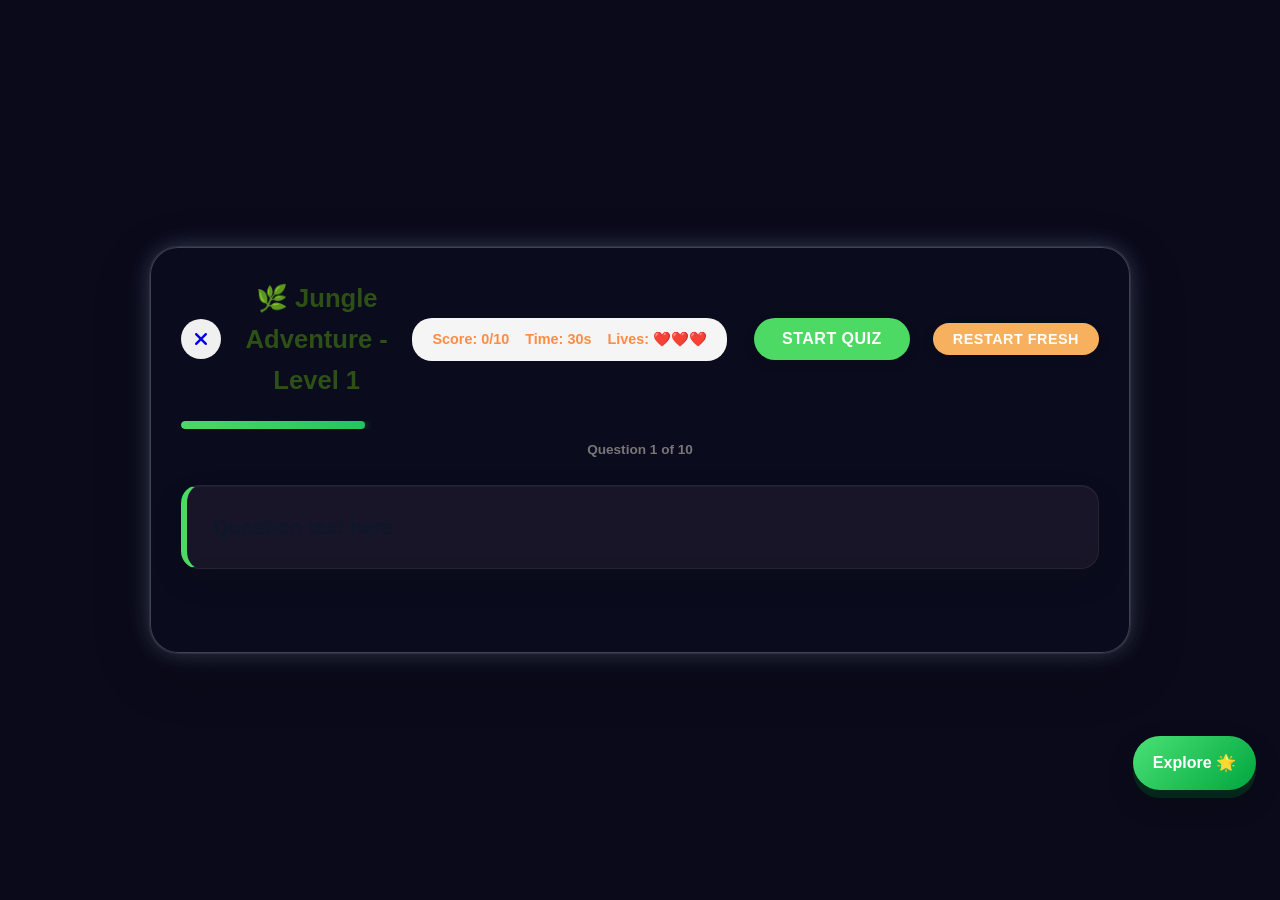
<file: jungle.html>
<!DOCTYPE html>
<html lang="en" style="background:#0a0a1a">

<head>
    <meta charset="UTF-8">
    <meta name="viewport" content="width=device-width, initial-scale=1.0">
    <meta http-equiv="Content-Security-Policy" content="script-src 'self' 'unsafe-inline' https://cdnjs.cloudflare.com; style-src 'self' 'unsafe-inline' https://cdnjs.cloudflare.com https://fonts.googleapis.com; font-src https://fonts.gstatic.com https://cdnjs.cloudflare.com; img-src 'self' data:;">
    <title>Jungle Adventure - QuizQuest Kids</title>
    
    <!-- External CSS -->
    <link rel="stylesheet" href="styles.css">
    <style>
        .explore-btn {
            position: fixed;
            right: 24px;
            bottom: 110px;
            z-index: 250;
            background: linear-gradient(135deg,#4ae176 0%,#00a63e 100%);
            color: #fff;
            padding: 14px 20px;
            border-radius: 999px;
            font-weight: 700;
            text-decoration: none;
            box-shadow: 0 8px 0 rgba(0,83,33,0.4), 0 12px 30px rgba(0,0,0,0.15);
            display: inline-flex; align-items: center; gap:10px;
        }
        .explore-btn:hover { transform: translateY(-3px); }
    </style>
    
    <!-- Google Fonts -->
    <link href="https://fonts.googleapis.com/css2?family=Quicksand:wght@300;400;500;600;700&family=Fredoka:wght@400;600;700&display=swap" rel="stylesheet">
    
    <!-- Font Awesome Icons -->
    <link rel="stylesheet" href="https://cdnjs.cloudflare.com/ajax/libs/font-awesome/6.4.0/css/all.min.css">
</head>

<body style="margin:0;background:#0a0a1a;overflow:hidden;width:100%;height:100%">
    <!-- JUNGLE VIDEO BACKGROUND -->
    <video class="jungle-video-bg" autoplay muted loop playsinline>
        <source src="jungle-background.mp4" type="video/mp4">
        Your browser does not support the video tag.
    </video>

    <a href="quiz-adventure.html" class="explore-btn" title="Explore the Quiz Map">Explore 🌟</a>

   

    <!-- QUIZ MODAL SCREEN - FULL SCREEN FOR JUNGLE -->
    <div class="quiz-modal full-screen-quiz" id="quizModal">
        <div class="quiz-container">
            <!-- Quiz Screen -->
            <div class="quiz-screen" id="quizScreen">
                <!-- Header -->
                <div class="quiz-header">
                    <a href="index.html" class="btn-close" title="Back to Home"><i class="fas fa-times"></i></a>
                    <div class="quiz-title" id="quizTitle">🌿 Jungle Adventure</div>
                    <div class="quiz-stats">
                        <span class="score-display">Score: <span id="scoreDisplay">0</span>/<span id="scoreTotal">10</span></span>
                        <span class="score-display" style="margin-left:12px;">Time: <span id="timerDisplay">30</span>s</span>
                        <span class="score-display" style="margin-left:12px;">Lives: <span id="livesDisplay">❤️❤️❤️</span></span>
                    </div>
                    <button id="startQuizBtn" class="btn btn-primary" style="margin-left:12px;">Start Quiz</button>
                    <button id="restartAdventureBtn" class="btn btn-secondary" style="margin-left:8px;">Restart Fresh</button>
                </div>

                <!-- Progress Bar -->
                <div class="progress-container">
                    <div class="progress-bar" id="progressBar"></div>
                </div>
                <div class="question-counter" id="questionCounter">Question 1 of 10</div>

                <!-- Question -->
                <div class="question-box" id="questionBox">
                    <h3 id="questionText">Question text here</h3>
                </div>

                <!-- Options -->
                <div class="options-container" id="optionsContainer"></div>

                <!-- Feedback -->
                <div class="feedback-box hidden" id="feedbackBox">
                    <div class="feedback-content" id="feedbackContent"></div>
                </div>

                <!-- Next Button -->
                <button class="btn btn-primary btn-next hidden" id="nextBtn">
                    Next Question <i class="fas fa-arrow-right"></i>
                </button>
            </div>

            <!-- Results Screen -->
            <div class="results-screen hidden" id="resultsScreen">
                <div class="results-content">
                    <div class="results-emoji" id="resultsEmoji">🎉</div>
                    <h2 class="results-title" id="resultsTitle">Awesome Job!</h2>
                    <div class="final-score" id="finalScore">You got 0 out of 10 correct!</div>
                    <div class="results-message" id="resultsMessage">You're a quiz champion! 🏆</div>
                    
                    <div class="results-buttons">
                        <button class="btn btn-primary" id="playAgainBtn">
                            <i class="fas fa-redo"></i> Play Again
                        </button>
                        <button class="btn btn-secondary" id="restartAdventureResultsBtn">
                            <i class="fas fa-rotate-left"></i> Restart Fresh
                        </button>
                        <button class="btn btn-secondary" id="backToWorldsBtn">
                            <i class="fas fa-arrow-left"></i> Back to Worlds
                        </button>
                    </div>
                </div>
            </div>
        </div>
    </div>

    <!-- Confetti Container -->
    <div id="confetti-container"></div>

    
    <!-- SCRIPT -->
    <script>
        let feedbackCloseTimer = null;
        let questionTimer = null;
        let questionTimeLeft = 30;
        let livesRemaining = 3;

        const JUNGLE_LEVELS = {
            1: {
                title: "🌿 Jungle Adventure - Level 1",
                color: "#4cd964",
                theme: "jungle",
                questions: [
                    { question: "How many parrots are here? 🦜🦜", options: ["1", "2", "3", "4"], correct: "2", explanation: "Two parrots! Great counting." },
                    { question: "What is 1 + 1?", options: ["1", "2", "3", "4"], correct: "2", explanation: "1 + 1 = 2." },
                    { question: "Which number comes after 3?", options: ["2", "3", "4", "5"], correct: "4", explanation: "4 comes after 3." },
                    { question: "How many bananas? 🍌🍌🍌", options: ["2", "3", "4", "5"], correct: "3", explanation: "Three bananas." },
                    { question: "What is 2 + 1?", options: ["1", "2", "3", "4"], correct: "3", explanation: "2 + 1 = 3." },
                    { question: "Which is bigger? 2 or 5", options: ["2", "5", "Both same", "0"], correct: "5", explanation: "5 is bigger than 2." },
                    { question: "How many leaves? 🍃🍃", options: ["1", "2", "3", "4"], correct: "2", explanation: "Two leaves." },
                    { question: "What is 3 - 1?", options: ["1", "2", "3", "4"], correct: "2", explanation: "3 - 1 = 2." },
                    { question: "Which number comes before 5?", options: ["3", "4", "5", "6"], correct: "4", explanation: "4 comes before 5." },
                    { question: "Count the monkey tails: 4 tails, take away 1. How many left?", options: ["2", "3", "4", "5"], correct: "3", explanation: "4 - 1 = 3." }
                ]
            },
            2: {
                title: "🌿 Jungle Adventure - Level 2",
                color: "#3bcf6b",
                theme: "jungle",
                questions: [
                    { question: "What is 2 + 2?", options: ["3", "4", "5", "6"], correct: "4", explanation: "2 + 2 = 4." },
                    { question: "What is 5 - 1?", options: ["2", "3", "4", "5"], correct: "4", explanation: "5 - 1 = 4." },
                    { question: "How many birds? 🐦🐦🐦🐦", options: ["3", "4", "5", "6"], correct: "4", explanation: "There are four birds." },
                    { question: "What comes after 6?", options: ["5", "6", "7", "8"], correct: "7", explanation: "7 comes after 6." },
                    { question: "What is 3 + 2?", options: ["4", "5", "6", "7"], correct: "5", explanation: "3 + 2 = 5." },
                    { question: "What is 6 - 2?", options: ["2", "3", "4", "5"], correct: "4", explanation: "6 - 2 = 4." },
                    { question: "Which number is smaller? 1 or 4", options: ["1", "4", "Both same", "10"], correct: "1", explanation: "1 is smaller." },
                    { question: "How many paws? 🐒🐒🐒", options: ["2", "3", "4", "6"], correct: "3", explanation: "Three monkeys." },
                    { question: "What is 4 + 1?", options: ["4", "5", "6", "7"], correct: "5", explanation: "4 + 1 = 5." },
                    { question: "What is 7 - 3?", options: ["2", "3", "4", "5"], correct: "4", explanation: "7 - 3 = 4." }
                ]
            },
            3: {
                title: "🌿 Jungle Adventure - Level 3",
                color: "#27c15a",
                theme: "jungle",
                questions: [
                    { question: "What is 6 + 2?", options: ["6", "7", "8", "9"], correct: "8", explanation: "6 + 2 = 8." },
                    { question: "What is 9 - 4?", options: ["3", "4", "5", "6"], correct: "5", explanation: "9 - 4 = 5." },
                    { question: "How many mangoes? 🥭🥭🥭🥭🥭", options: ["4", "5", "6", "7"], correct: "5", explanation: "There are five mangoes." },
                    { question: "What is 7 + 1?", options: ["6", "7", "8", "9"], correct: "8", explanation: "7 + 1 = 8." },
                    { question: "Which number comes after 8?", options: ["7", "8", "9", "10"], correct: "9", explanation: "9 comes after 8." },
                    { question: "What is 8 - 3?", options: ["4", "5", "6", "7"], correct: "5", explanation: "8 - 3 = 5." },
                    { question: "What is 4 + 4?", options: ["6", "7", "8", "9"], correct: "8", explanation: "4 + 4 = 8." },
                    { question: "What is 10 - 5?", options: ["3", "4", "5", "6"], correct: "5", explanation: "10 - 5 = 5." },
                    { question: "How many eyes do 2 monkeys have?", options: ["2", "4", "6", "8"], correct: "4", explanation: "Two monkeys have four eyes." },
                    { question: "What is 3 + 4?", options: ["5", "6", "7", "8"], correct: "7", explanation: "3 + 4 = 7." }
                ]
            },
            4: {
                title: "🌿 Jungle Adventure - Level 4",
                color: "#20b856",
                theme: "jungle",
                questions: [
                    { question: "What is 5 + 4?", options: ["8", "9", "10", "11"], correct: "9", explanation: "5 + 4 = 9." },
                    { question: "What is 12 - 2?", options: ["8", "9", "10", "11"], correct: "10", explanation: "12 - 2 = 10." },
                    { question: "How many bananas? 🍌🍌🍌🍌🍌🍌", options: ["5", "6", "7", "8"], correct: "6", explanation: "Six bananas." },
                    { question: "What is 7 + 2?", options: ["8", "9", "10", "11"], correct: "9", explanation: "7 + 2 = 9." },
                    { question: "What is 11 - 6?", options: ["4", "5", "6", "7"], correct: "5", explanation: "11 - 6 = 5." },
                    { question: "Which number is larger? 9 or 6", options: ["6", "9", "Both same", "1"], correct: "9", explanation: "9 is larger." },
                    { question: "What is 3 + 5?", options: ["7", "8", "9", "10"], correct: "8", explanation: "3 + 5 = 8." },
                    { question: "What is 10 - 3?", options: ["6", "7", "8", "9"], correct: "7", explanation: "10 - 3 = 7." },
                    { question: "How many monkey ears do 3 monkeys have?", options: ["4", "5", "6", "8"], correct: "6", explanation: "Three monkeys have six ears." },
                    { question: "What is 6 + 3?", options: ["8", "9", "10", "11"], correct: "9", explanation: "6 + 3 = 9." }
                ]
            },
            5: {
                title: "🌿 Jungle Adventure - Level 5",
                color: "#179f49",
                theme: "jungle",
                questions: [
                    { question: "What is 8 + 4?", options: ["10", "11", "12", "13"], correct: "12", explanation: "8 + 4 = 12." },
                    { question: "What is 14 - 5?", options: ["8", "9", "10", "11"], correct: "9", explanation: "14 - 5 = 9." },
                    { question: "What is 2 + 7?", options: ["8", "9", "10", "11"], correct: "9", explanation: "2 + 7 = 9." },
                    { question: "What is 13 - 3?", options: ["9", "10", "11", "12"], correct: "10", explanation: "13 - 3 = 10." },
                    { question: "Which comes after 10?", options: ["9", "10", "11", "12"], correct: "11", explanation: "11 comes after 10." },
                    { question: "What is 6 + 6?", options: ["10", "11", "12", "13"], correct: "12", explanation: "6 + 6 = 12." },
                    { question: "What is 15 - 7?", options: ["6", "7", "8", "9"], correct: "8", explanation: "15 - 7 = 8." },
                    { question: "How many feet do 2 monkeys and 1 frog have together?", options: ["8", "10", "12", "14"], correct: "12", explanation: "2 monkeys have 8 feet and 1 frog has 4 feet, so 12 feet altogether." },
                    { question: "What is 9 + 1?", options: ["9", "10", "11", "12"], correct: "10", explanation: "9 + 1 = 10." },
                    { question: "What is 12 - 4?", options: ["6", "7", "8", "9"], correct: "8", explanation: "12 - 4 = 8." }
                ]
            }
            ,
            6: {
                title: "🏔️ Jungle Adventure - Mountain Peak (Hard)",
                color: "#146b2c",
                theme: "jungle",
                questions: [
                    { question: "What is 17 + 8?", options: ["24","25","26","27"], correct: "25", explanation: "17 + 8 = 25." },
                    { question: "What is 36 ÷ 6?", options: ["4","5","6","7"], correct: "6", explanation: "36 ÷ 6 = 6." },
                    { question: "If a pack has 4 cookies and you have 5 packs, how many cookies?", options: ["15","18","20","22"], correct: "20", explanation: "4 × 5 = 20 cookies." },
                    { question: "What is 9 × 4?", options: ["32","34","36","38"], correct: "36", explanation: "9 × 4 = 36." },
                    { question: "What is 45 - 17?", options: ["26","27","28","29"], correct: "28", explanation: "45 - 17 = 28." },
                    { question: "Which is larger: 7×6 or 8×5?", options: ["7×6","8×5","Both same","Can't tell"], correct: "7×6", explanation: "7×6 = 42 and 8×5 = 40, so 7×6 is larger." },
                    { question: "If you have 3 tens and 4 ones, what number do you have?", options: ["34","43","30","14"], correct: "34", explanation: "3 tens = 30, plus 4 ones = 34." },
                    { question: "Half of 30 is?", options: ["10","12","15","20"], correct: "15", explanation: "30 ÷ 2 = 15." },
                    { question: "What is 14 + 11?", options: ["24","25","26","27"], correct: "25", explanation: "14 + 11 = 25." },
                    { question: "What is 7 × 7?", options: ["42","45","49","52"], correct: "49", explanation: "7 × 7 = 49." }
                ]
            },
            7: {
                title: "💎 Jungle Adventure - Crystal Cave (Very Hard)",
                color: "#0f5c3a",
                theme: "jungle",
                questions: [
                    { question: "What is half of 12?", options: ["5","6","7","8"], correct: "6", explanation: "12 ÷ 2 = 6." },
                    { question: "How many apples in 3 rows of 4 apples?", options: ["7","10","12","14"], correct: "12", explanation: "3 × 4 = 12 apples." },
                    { question: "What number makes 8 when added to 5?", options: ["2","3","4","5"], correct: "3", explanation: "5 + 3 = 8." },
                    { question: "What is 4 × 4?", options: ["12","14","15","16"], correct: "16", explanation: "4 × 4 = 16." },
                    { question: "If you take away 9 from 20, what remains?", options: ["9","10","11","12"], correct: "11", explanation: "20 - 9 = 11." },
                    { question: "Which number is smaller: 18 or 21?", options: ["18","21","19","20"], correct: "18", explanation: "18 is smaller than 21." },
                    { question: "3 + 3 + 3 = ?", options: ["6","8","9","7"], correct: "9", explanation: "3 + 3 + 3 = 9." },
                    { question: "What is 16 ÷ 4?", options: ["2","3","4","5"], correct: "4", explanation: "16 ÷ 4 = 4." },
                    { question: "If you add 7 to 6, what do you get?", options: ["12","13","14","11"], correct: "13", explanation: "7 + 6 = 13." },
                    { question: "Which single equation equals 10?", options: ["6+4","5+3","7+4","8+1"], correct: "6+4", explanation: "6 + 4 = 10 (others are not 10)." }
                ]
            },
            99: {
                title: "🐉 Final Boss - Dragon's Challenge",
                color: "#6b1f8c",
                theme: "boss",
                questions: [
                    { question: "What is 23 - 7?", options: ["14","15","16","17"], correct: "16", explanation: "23 - 7 = 16." },
                    { question: "What is 5 × 6?", options: ["25","30","35","40"], correct: "30", explanation: "5 × 6 = 30." },
                    { question: "If you split 18 into 3 equal parts, each part is?", options: ["5","6","7","8"], correct: "6", explanation: "18 ÷ 3 = 6." },
                    { question: "What is 14 + 9?", options: ["22","23","24","25"], correct: "23", explanation: "14 + 9 = 23." },
                    { question: "What is 7 × 4?", options: ["26","27","28","29"], correct: "28", explanation: "7 × 4 = 28." },
                    { question: "What is 36 ÷ 6?", options: ["5","6","7","8"], correct: "6", explanation: "36 ÷ 6 = 6." },
                    { question: "What is 12 + 11?", options: ["22","23","24","25"], correct: "23", explanation: "12 + 11 = 23." },
                    { question: "If you have 4 groups of 5, how many?", options: ["15","18","20","22"], correct: "20", explanation: "4 × 5 = 20." },
                    { question: "What is 29 - 10?", options: ["18","19","20","21"], correct: "19", explanation: "29 - 10 = 19." },
                    { question: "What is 9 × 5?", options: ["40","45","50","55"], correct: "45", explanation: "9 × 5 = 45." }
                ]
            }
        };

        function getLevelFromUrl() {
            const params = new URLSearchParams(window.location.search);
            const rawLevel = parseInt(params.get('level') || '1', 10);
            if (Number.isNaN(rawLevel)) return 1;
            // Allow normal levels 1..7 and boss 99
            if (rawLevel === 99) return 99;
            return Math.min(7, Math.max(1, rawLevel));
        }

        function getQuizForLevel(level) {
            return JUNGLE_LEVELS[level] || JUNGLE_LEVELS[1];
        }

        function restartJungleAdventureFresh() {
            const ok = confirm("Restart Jungle Adventure from the beginning? This will reset your jungle progress.");
            if (!ok) return;

            clearQuestionTimer();
            try {
                localStorage.removeItem('cleared_jungle');
            } catch (e) { }

            window.location.href = 'quiz-adventure.html?world=jungle';
        }

        // Auto-initialize jungle quiz when page loads
        document.addEventListener('DOMContentLoaded', function() {
            // Check URL params to decide if the quiz should start immediately
            const params = new URLSearchParams(window.location.search);
            const startParam = params.get('start');
            const level = getLevelFromUrl();

            window.requestedLevel = level;
            window.currentQuiz = getQuizForLevel(level);
            window.currentQuestionIndex = 0;
            window.score = 0;
            livesRemaining = 3;
            window.quizActive = true;
            window.answered = false;

            const quizContainer = document.querySelector(".quiz-container");
            if (quizContainer) quizContainer.className = "quiz-container theme-jungle";

            const quizTitle = document.getElementById("quizTitle");
            if (quizTitle) quizTitle.textContent = window.currentQuiz.title;

            const scoreDisplay = document.getElementById("scoreDisplay");
            if (scoreDisplay) scoreDisplay.textContent = "0";

            const scoreTotal = document.getElementById("scoreTotal");
            if (scoreTotal) scoreTotal.textContent = String(window.currentQuiz.questions.length);

            updateLivesDisplay();

            document.getElementById("questionCounter").textContent = `Question 1 of ${window.currentQuiz.questions.length}`;

            // Load first question only when explicitly requested via start=true
            if (startParam === 'true') {
                loadQuestionJungle();
            }

                // Hook up manual start button so users visiting jungle.html directly can start the quiz
                const startBtn = document.getElementById('startQuizBtn');
                if (startBtn) {
                    startBtn.addEventListener('click', function () {
                        // Reset quiz state and start
                        window.currentQuestionIndex = 0;
                        window.score = 0;
                        window.quizActive = true;
                        window.answered = false;
                        document.getElementById('scoreDisplay').textContent = '0';
                        document.getElementById('quizScreen').classList.remove('hidden');
                        document.getElementById('resultsScreen').classList.add('hidden');
                        loadQuestionJungle();
                    });
                }

                const restartBtn = document.getElementById('restartAdventureBtn');
                if (restartBtn) {
                    restartBtn.addEventListener('click', restartJungleAdventureFresh);
                }

                const restartResultBtn = document.getElementById('restartAdventureResultsBtn');
                if (restartResultBtn) {
                    restartResultBtn.addEventListener('click', restartJungleAdventureFresh);
                }
        });

        function loadQuestionJungle() {
            clearQuestionTimer();
            if (window.currentQuestionIndex >= window.currentQuiz.questions.length) {
                showResultsJungle();
                return;
            }

            const question = window.currentQuiz.questions[window.currentQuestionIndex];
            window.answered = false;
            questionTimeLeft = 30;

            document.getElementById("questionCounter").textContent = `Question ${window.currentQuestionIndex + 1} of ${window.currentQuiz.questions.length}`;
            updateProgressBar();
            updateTimerDisplay();
            startQuestionTimer();

            document.getElementById("questionText").textContent = question.question;

            const container = document.getElementById("optionsContainer");
            container.innerHTML = "";

            question.options.forEach((option, index) => {
                const optionBtn = document.createElement("button");
                optionBtn.className = "option-btn";
                optionBtn.textContent = option;
                optionBtn.addEventListener("click", () => checkAnswerJungle(option, question.correct, question.explanation));
                container.appendChild(optionBtn);
            });

            document.getElementById("feedbackBox").classList.add("hidden");
            document.getElementById("nextBtn").classList.add("hidden");
        }

        function updateTimerDisplay() {
            const timerDisplay = document.getElementById("timerDisplay");
            if (timerDisplay) timerDisplay.textContent = String(questionTimeLeft);
        }

        function updateLivesDisplay() {
            const livesDisplay = document.getElementById("livesDisplay");
            if (!livesDisplay) return;

            livesDisplay.textContent = "❤️".repeat(Math.max(0, livesRemaining)) + "🖤".repeat(Math.max(0, 3 - livesRemaining));
        }

        function loseLifeAndMaybeEndQuiz() {
            livesRemaining = Math.max(0, livesRemaining - 1);
            updateLivesDisplay();

            if (livesRemaining <= 0) {
                clearQuestionTimer();
                window.currentQuestionIndex = window.currentQuiz.questions.length;
                setTimeout(() => showResultsJungle(), 700);
                return true;
            }

            return false;
        }

        function clearQuestionTimer() {
            if (questionTimer) {
                clearInterval(questionTimer);
                questionTimer = null;
            }
        }

        function startQuestionTimer() {
            clearQuestionTimer();
            questionTimer = setInterval(() => {
                if (window.answered) {
                    clearQuestionTimer();
                    return;
                }

                questionTimeLeft -= 1;
                updateTimerDisplay();

                if (questionTimeLeft <= 0) {
                    clearQuestionTimer();
                    handleQuestionTimeout();
                }
            }, 1000);
        }

        function handleQuestionTimeout() {
            if (window.answered) return;

            window.answered = true;
            const ended = loseLifeAndMaybeEndQuiz();
            playWrongSound();

            const question = window.currentQuiz.questions[window.currentQuestionIndex];
            showTimeoutFeedback(question.correct, question.explanation);

            const buttons = document.querySelectorAll(".option-btn");
            buttons.forEach(btn => {
                if (btn.textContent === question.correct) {
                    btn.classList.add("correct");
                }
                btn.disabled = true;
            });

            document.getElementById("feedbackBox").classList.remove("hidden");

            if (!ended) {
                setTimeout(() => {
                    document.getElementById("nextBtn").classList.remove("hidden");
                }, 500);
            }
        }

        function updateProgressBar() {
            const totalQuestions = window.currentQuiz.questions.length;
            const progress = ((window.currentQuestionIndex + 1) / totalQuestions) * 100;
            document.getElementById("progressBar").style.width = progress + "%";
        }

        function checkAnswerJungle(selected, correct, explanation) {
            if (window.answered) return;

            window.answered = true;
            clearQuestionTimer();
            const isCorrect = selected === correct;

            if (isCorrect) {
                window.score++;
                playCorrectSound();
                showCorrectFeedback(explanation);
            } else {
                loseLifeAndMaybeEndQuiz();
                playWrongSound();
                showIncorrectFeedback(selected, correct, explanation);
            }

            document.getElementById("scoreDisplay").textContent = window.score;

            const buttons = document.querySelectorAll(".option-btn");
            buttons.forEach(btn => {
                if (btn.textContent === correct) {
                    btn.classList.add("correct");
                } else if (btn.textContent === selected && !isCorrect) {
                    btn.classList.add("incorrect");
                }
                btn.disabled = true;
            });

            document.getElementById("feedbackBox").classList.remove("hidden");

            if (livesRemaining > 0 || isCorrect) {
                setTimeout(() => {
                    document.getElementById("nextBtn").classList.remove("hidden");
                }, 500);
            }
        }

        function showCorrectFeedback(explanation) {
            const feedbackBox = document.getElementById("feedbackBox");
            const content = document.getElementById("feedbackContent");

            if (feedbackCloseTimer) {
                clearTimeout(feedbackCloseTimer);
                feedbackCloseTimer = null;
            }

            feedbackBox.className = "feedback-box feedback-correct feedback-jungle-popup";
            content.innerHTML = `
                <div class="feedback-popup-image-wrap">
                    <img class="feedback-popup-image" src="popup.png" alt="Happy jungle monkey celebrating a correct answer">
                </div>
            `;

            feedbackCloseTimer = setTimeout(() => {
                feedbackBox.classList.add("hidden");
                feedbackCloseTimer = null;
            }, 1800);
        }

        function showIncorrectFeedback(selected, correct, explanation) {
            const feedbackBox = document.getElementById("feedbackBox");
            const content = document.getElementById("feedbackContent");

            if (feedbackCloseTimer) {
                clearTimeout(feedbackCloseTimer);
                feedbackCloseTimer = null;
            }

            feedbackBox.className = "feedback-box feedback-incorrect feedback-jungle-wrong";
            content.innerHTML = `
                <div class="feedback-popup-image-wrap">
                    <img class="feedback-popup-image" src="worng-pop.png" alt="Sad jungle monkey showing a wrong answer">
                </div>
                <div class="feedback-title">Oops, try again!</div>
                <div class="feedback-text">The correct answer is: <strong>${correct}</strong></div>
                <div class="feedback-text">${explanation}</div>
            `;
        }

        function showTimeoutFeedback(correct, explanation) {
            const feedbackBox = document.getElementById("feedbackBox");
            const content = document.getElementById("feedbackContent");

            if (feedbackCloseTimer) {
                clearTimeout(feedbackCloseTimer);
                feedbackCloseTimer = null;
            }

            feedbackBox.className = "feedback-box feedback-incorrect feedback-jungle-wrong";
            content.innerHTML = `
                <div class="feedback-popup-image-wrap">
                    <img class="feedback-popup-image" src="worng-pop.png" alt="Jungle timer ran out">
                </div>
                <div class="feedback-title">Time's up!</div>
                <div class="feedback-text">The correct answer is: <strong>${correct}</strong></div>
                <div class="feedback-text">${explanation}</div>
            `;
        }

        function playCorrectSound() {
            const audioContext = new (window.AudioContext || window.webkitAudioContext)();
            const oscillator = audioContext.createOscillator();
            const gain = audioContext.createGain();

            oscillator.connect(gain);
            gain.connect(audioContext.destination);

            oscillator.frequency.value = 800;
            oscillator.type = "sine";

            gain.gain.setValueAtTime(0.3, audioContext.currentTime);
            gain.gain.exponentialRampToValueAtTime(0.01, audioContext.currentTime + 0.3);

            oscillator.start(audioContext.currentTime);
            oscillator.stop(audioContext.currentTime + 0.3);
        }

        function playWrongSound() {
            const audioContext = new (window.AudioContext || window.webkitAudioContext)();
            const oscillator = audioContext.createOscillator();
            const gain = audioContext.createGain();

            oscillator.connect(gain);
            gain.connect(audioContext.destination);

            oscillator.frequency.setValueAtTime(400, audioContext.currentTime);
            oscillator.frequency.linearRampToValueAtTime(200, audioContext.currentTime + 0.3);
            oscillator.type = "sine";

            gain.gain.setValueAtTime(0.2, audioContext.currentTime);
            gain.gain.exponentialRampToValueAtTime(0.01, audioContext.currentTime + 0.3);

            oscillator.start(audioContext.currentTime);
            oscillator.stop(audioContext.currentTime + 0.3);
        }

        document.getElementById("nextBtn").addEventListener("click", function() {
            window.currentQuestionIndex++;
            loadQuestionJungle();
        });

        document.getElementById("playAgainBtn").addEventListener("click", function() {
            clearQuestionTimer();
            window.currentQuestionIndex = 0;
            window.score = 0;
            window.answered = false;
            questionTimeLeft = 30;
            livesRemaining = 3;
            document.getElementById("scoreDisplay").textContent = "0";
            document.getElementById("scoreTotal").textContent = String(window.currentQuiz.questions.length);
            updateTimerDisplay();
            updateLivesDisplay();
            document.getElementById("quizScreen").classList.remove("hidden");
            document.getElementById("resultsScreen").classList.add("hidden");
            document.getElementById("quizTitle").textContent = window.currentQuiz.title;
            loadQuestionJungle();
        });

        document.getElementById("backToWorldsBtn").addEventListener("click", function() {
            window.location.href = "index.html";
        });

        function showResultsJungle() {
            window.quizActive = false;
            clearQuestionTimer();

            document.getElementById("quizScreen").classList.add("hidden");
            document.getElementById("resultsScreen").classList.remove("hidden");

            const totalQuestions = window.currentQuiz.questions.length;
            const percentage = (window.score / totalQuestions) * 100;
            let emoji = "🎉";
            let title = "Awesome Job!";
            let message = "";

            if (window.score === totalQuestions) {
                emoji = "🏆";
                title = "PERFECT SCORE! 🌟";
                message = "You're a quiz champion! You got every single one right! You're incredible!";
                createConfetti();
            } else if (window.score >= Math.ceil(totalQuestions * 0.8)) {
                emoji = "🌟";
                title = "Excellent Work!";
                message = `You got ${window.score} out of ${totalQuestions}! That's amazing! Keep practicing!`;
            } else if (window.score >= Math.ceil(totalQuestions * 0.6)) {
                emoji = "😊";
                title = "Great Job!";
                message = `You got ${window.score} out of ${totalQuestions}! Good effort! Play again to improve!`;
            } else if (window.score >= Math.ceil(totalQuestions * 0.4)) {
                emoji = "💪";
                title = "Good Try!";
                message = `You got ${window.score} out of ${totalQuestions}. Keep learning and try again!`;
            } else {
                emoji = "📚";
                title = "Learning Adventure!";
                message = "You're just getting started! Try again to improve!";
            }

            document.getElementById("resultsEmoji").textContent = emoji;
            document.getElementById("resultsTitle").textContent = title;
            document.getElementById("finalScore").textContent = `You got ${window.score} out of ${totalQuestions} correct!`;
            document.getElementById("resultsMessage").textContent = message;

            // If the player came from a map level (requestedLevel), and passed,
            // mark the level cleared in localStorage and return to the map.
            const passThreshold = Math.ceil(totalQuestions * 0.7); // score needed to clear a normal level
            const lvl = window.requestedLevel ? parseInt(window.requestedLevel, 10) : null;
            if (lvl) {
                if (lvl === 99) {
                    // Final boss requires a perfect score to win
                    if (window.score === totalQuestions) {
                        // Winner
                        try {
                            const key = 'cleared_jungle';
                            const cur = parseInt(localStorage.getItem(key) || '0', 10) || 0;
                            if (99 > cur) localStorage.setItem(key, String(99));
                        } catch (e) { }

                        document.getElementById("resultsEmoji").textContent = "🏅";
                        document.getElementById("resultsTitle").textContent = "CHAMPION!";
                        document.getElementById("resultsMessage").textContent = "You defeated the Final Boss and won the game! 🎉";
                        createConfetti();
                    } else {
                        // Not perfect: did not beat boss
                        document.getElementById("resultsEmoji").textContent = "😅";
                        document.getElementById("resultsTitle").textContent = "Almost There";
                        document.getElementById("resultsMessage").textContent = "You need to get all questions correct to beat the Final Boss. Try again!";
                    }

                    // Return to map in either case so they can retry or celebrate
                    setTimeout(() => {
                        window.location.href = 'quiz-adventure.html?world=jungle';
                    }, 2000);
                } else {
                    // Normal level clearing
                    if (window.score >= passThreshold) {
                        try {
                            const key = 'cleared_jungle';
                            const cur = parseInt(localStorage.getItem(key) || '0', 10) || 0;
                            if (lvl > cur) localStorage.setItem(key, String(lvl));
                        } catch (e) { /* ignore storage errors */ }

                        // Return to map so user can proceed to next unlocked level
                        setTimeout(() => {
                            window.location.href = 'quiz-adventure.html?world=jungle';
                        }, 1400);
                    }
                }
            }
        }

        function createConfetti() {
            const container = document.getElementById("confetti-container");
            container.innerHTML = "";

            for (let i = 0; i < 50; i++) {
                const confetti = document.createElement("div");
                confetti.className = "confetti";
                confetti.textContent = ["🎉", "⭐", "🎊", "🏆", "🌟"][Math.floor(Math.random() * 5)];
                confetti.style.left = Math.random() * 100 + "%";
                confetti.style.animationDelay = Math.random() * 0.5 + "s";

                container.appendChild(confetti);

                setTimeout(() => confetti.remove(), 3000);
            }
        }
    </script>
</body>

</html>
</file>
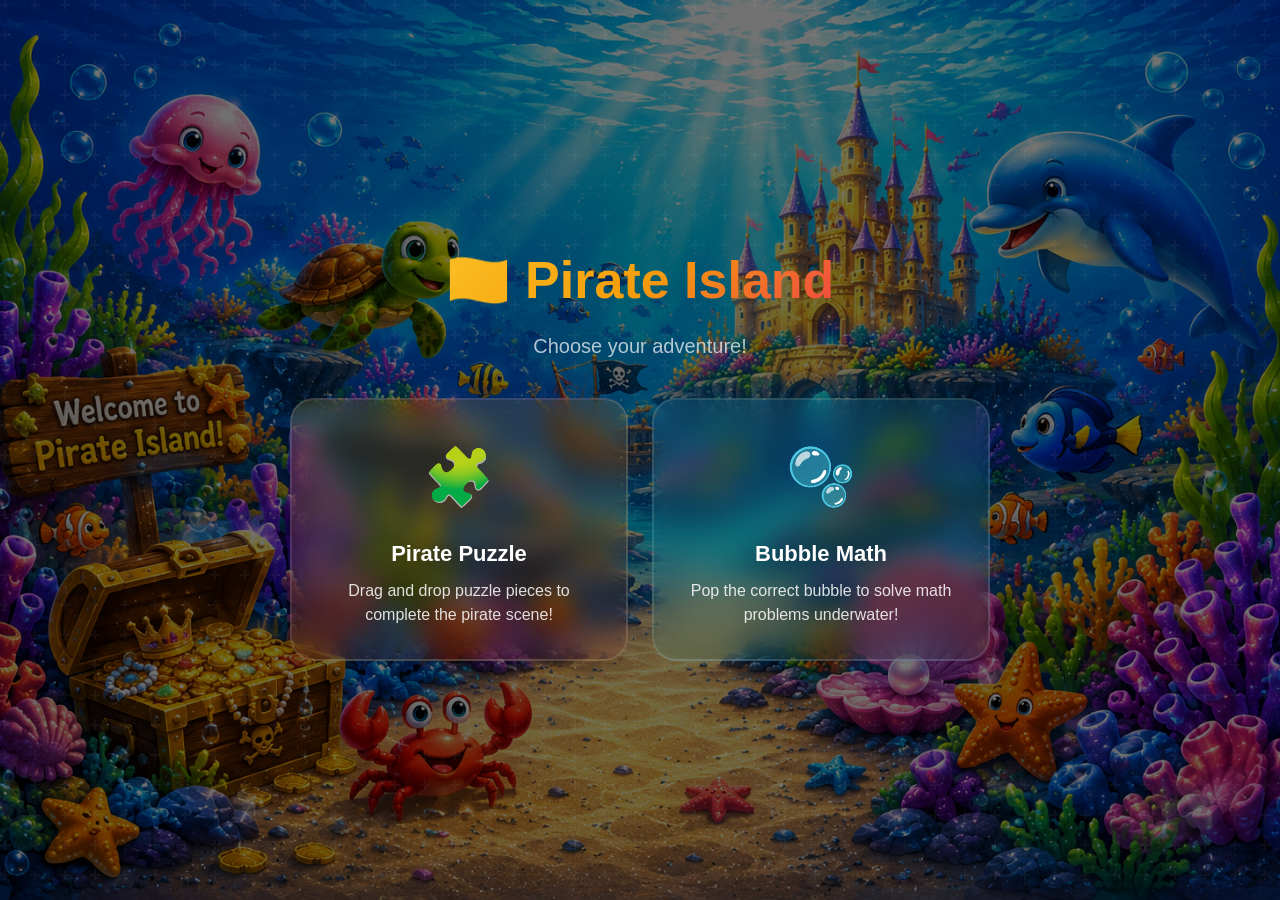
<file: pirate.html>
<!DOCTYPE html>
<html lang="en">
<head>
  <meta charset="UTF-8">
  <meta name="viewport" content="width=device-width, initial-scale=1.0">
  <meta http-equiv="Content-Security-Policy" content="script-src 'self' 'unsafe-inline'; style-src 'self' 'unsafe-inline' https://fonts.googleapis.com https://cdnjs.cloudflare.com; font-src https://fonts.gstatic.com https://cdnjs.cloudflare.com; img-src 'self' data:;">
  <title>Pirate Island - QuizQuest Kids</title>
  <link rel="stylesheet" href="styles.css">
  <link href="https://fonts.googleapis.com/css2?family=Quicksand:wght@300;400;500;600;700&family=Fredoka:wght@400;600;700&display=swap" rel="stylesheet">
  <link rel="stylesheet" href="https://cdnjs.cloudflare.com/ajax/libs/font-awesome/6.4.0/css/all.min.css">
  <style>
    * { box-sizing: border-box; margin: 0; padding: 0; }
    body {
      font-family: 'Quicksand', sans-serif;
      background: url('pirate_island.png') center/cover no-repeat fixed #0b1a2e;
      min-height: 100dvh;
      overflow-x: hidden;
      color: #fff;
      position: relative;
    }
    body::before {
      content: '';
      position: fixed; inset: 0;
      background: rgba(0,0,0,0.55);
      pointer-events: none;
      z-index: 0;
    }
    .menu-screen, #puzzleScreen, #bubbleScreen { position: relative; z-index: 1; }
    /* ── Menu Screen ── */
    .menu-screen {
      min-height: 100dvh;
      display: flex;
      flex-direction: column;
      align-items: center;
      justify-content: center;
      padding: 40px 20px;
      position: relative;
    }
    .menu-screen::before {
      content: '';
      position: fixed; inset: 0;
      background: url("data:image/svg+xml,%3Csvg width='60' height='60' viewBox='0 0 60 60' xmlns='http://www.w3.org/2000/svg'%3E%3Cg fill='none' fill-rule='evenodd'%3E%3Cg fill='%23ffffff' fill-opacity='0.04'%3E%3Cpath d='M36 34v-4h-2v4h-4v2h4v4h2v-4h4v-2h-4zm0-30V0h-2v4h-4v2h4v4h2V6h4V4h-4zM6 34v-4H4v4H0v2h4v4h2v-4h4v-2H6zM6 4V0H4v4H0v2h4v4h2V6h4V4H6z'/%3E%3C/g%3E%3C/g%3E%3C/svg%3E");
      pointer-events: none;
    }
    .menu-title {
      font-family: 'Fredoka', sans-serif;
      font-size: clamp(32px, 6vw, 52px);
      font-weight: 700;
      background: linear-gradient(135deg, #fbbf24, #f59e0b, #ef4444);
      -webkit-background-clip: text;
      -webkit-text-fill-color: transparent;
      background-clip: text;
      margin-bottom: 8px;
      text-align: center;
    }
    .menu-sub {
      font-size: clamp(14px, 2.5vw, 20px);
      color: rgba(255,255,255,0.7);
      margin-bottom: 36px;
      text-align: center;
    }
    .game-cards {
      display: grid;
      grid-template-columns: repeat(auto-fit, minmax(280px, 1fr));
      gap: 24px;
      width: min(100%, 700px);
      position: relative;
      z-index: 1;
    }
    .game-card {
      background: rgba(255,255,255,0.08);
      backdrop-filter: blur(12px);
      border: 2px solid rgba(255,255,255,0.12);
      border-radius: 24px;
      padding: 32px 24px;
      cursor: pointer;
      transition: transform 0.25s cubic-bezier(0.175,0.885,0.32,1.275), box-shadow 0.25s;
      text-align: center;
      position: relative;
      overflow: hidden;
    }
    .game-card:hover {
      transform: translateY(-6px);
      box-shadow: 0 20px 40px rgba(0,0,0,0.3);
      border-color: rgba(255,255,255,0.3);
    }
    .game-card:active {
      transform: translateY(-2px) scale(0.98);
    }
    .game-card-icon {
      font-size: 56px;
      margin-bottom: 14px;
      display: block;
    }
    .game-card-title {
      font-family: 'Fredoka', sans-serif;
      font-size: 22px;
      font-weight: 700;
      margin-bottom: 8px;
      color: #fff;
    }
    .game-card-desc {
      font-size: 16px;
      color: rgba(255,255,255,0.85);
      line-height: 1.5;
    }
    .card-puzzle {
      background: linear-gradient(160deg, rgba(251,191,36,0.15), rgba(239,68,68,0.1));
    }
    .card-bubble {
      background: linear-gradient(160deg, rgba(56,189,248,0.15), rgba(16,185,129,0.1));
    }

    .back-btn {
      position: fixed; top: 16px; left: 16px; z-index: 50;
      background: rgba(255,255,255,0.1);
      backdrop-filter: blur(8px);
      border: 1px solid rgba(255,255,255,0.2);
      color: #fff;
      width: 44px; height: 44px;
      border-radius: 50%;
      display: grid; place-items: center;
      cursor: pointer;
      font-size: 20px;
      transition: background 0.2s, transform 0.2s;
    }
    .back-btn:hover { background: rgba(255,255,255,0.2); transform: scale(1.1); }

    /* ── Puzzle Game (no-scroll) ── */
    #puzzleScreen {
      display: none;
      height: 100dvh; height: 100svh;
      overflow: hidden;
      padding: 8px 10px;
      position: relative;
    }
    #puzzleScreen.active { display: flex; flex-direction: column; }
    .puzzle-header {
      flex-shrink: 0;
      text-align: center;
      margin-bottom: 4px;
    }
    .puzzle-header h2 {
      font-family: 'Fredoka', sans-serif;
      font-size: clamp(16px, 3.5vw, 22px);
      color: #fbbf24;
    }
    .puzzle-header p {
      font-size: clamp(10px, 2vw, 13px);
      color: rgba(255,255,255,0.6);
      margin-top: 1px;
    }
    .puzzle-area {
      flex: 1;
      display: flex;
      flex-direction: row;
      align-items: center;
      justify-content: center;
      gap: 6px;
      max-width: 520px;
      margin: 0 auto;
      width: 100%;
      min-height: 0;
      padding: 0 2px;
    }
    .puzzle-side {
      display: flex;
      flex-direction: column;
      align-items: center;
      gap: 4px;
      flex: 1;
      max-width: 320px;
    }
    .puzzle-side-label {
      font-family: 'Fredoka', sans-serif;
      font-size: clamp(12px, 2.5vw, 16px);
      color: rgba(255,255,255,0.6);
      font-weight: 600;
      text-align: center;
      flex-shrink: 0;
    }
    .puzzle-board {
      display: grid;
      gap: 1.5px;
      width: min(calc((100vw - 40px) / 2), calc((100dvh - 140px)), 320px);
      aspect-ratio: 1;
      background: rgba(0,0,0,0.4);
      border-radius: 10px;
      padding: 4px;
      border: 2px solid rgba(255,255,255,0.12);
      box-shadow: 0 6px 24px rgba(0,0,0,0.4);
      flex-shrink: 0;
      position: relative;
    }
    .puzzle-slot {
      border-radius: 4px;
      background: rgba(255,255,255,0.04);
      border: 2px dashed rgba(255,255,255,0.2);
      position: relative;
      transition: border-color 0.2s, background 0.2s, transform 0.15s;
      display: flex;
      align-items: center;
      justify-content: center;
    }
    .puzzle-slot::before {
      content: '▢';
      font-size: clamp(14px, 3vw, 22px);
      color: rgba(255,255,255,0.1);
      pointer-events: none;
      position: absolute;
    }
    .puzzle-slot.hover {
      border-color: #fbbf24;
      background: rgba(251,191,36,0.15);
      transform: scale(1.04);
    }
    .puzzle-slot.filled {
      border-color: rgba(255,255,255,0.3);
      background: transparent;
    }
    .puzzle-slot.filled::before { display: none; }
    .puzzle-slot.correct {
      border-color: #4ade80;
      background: rgba(74,222,128,0.1);
    }
    .puzzle-slot.correct::before { display: none; }
    .puzzle-slot .piece {
      width: 100%; height: 100%;
      border-radius: 2px;
      cursor: grab;
      transition: transform 0.15s, opacity 0.2s;
      touch-action: none;
    }
    .puzzle-slot .piece:active { cursor: grabbing; }

    #piecesContainer {
      display: grid;
      grid-template-columns: repeat(4, 1fr);
      gap: 2px;
      padding: 4px;
      background: rgba(0,0,0,0.2);
      border-radius: 10px;
      border: 2px solid rgba(255,255,255,0.1);
      width: min(calc((100vw - 40px) / 2), calc((100dvh - 140px)), 320px);
      aspect-ratio: 1;
      flex-shrink: 0;
      position: relative;
    }
    #piecesContainer .piece {
      width: 100%;
      height: 100%;
      border-radius: 4px;
      cursor: grab;
      transition: transform 0.15s, opacity 0.2s, box-shadow 0.2s;
      border: 1.5px solid rgba(255,255,255,0.2);
      background-color: rgba(255,255,255,0.05);
      box-shadow: 0 2px 6px rgba(0,0,0,0.2);
      touch-action: none;
    }
    #piecesContainer .piece:hover {
      transform: scale(1.08);
      border-color: #fbbf24;
      box-shadow: 0 4px 16px rgba(251,191,36,0.3);
    }
    #piecesContainer .piece:active { cursor: grabbing; }
    .puzzle-slot img {
      width: 100%; height: 100%;
      border-radius: 4px;
      display: block;
      pointer-events: none;
    }

    .puzzle-complete {
      display: none;
      position: absolute;
      inset: 0;
      background: rgba(0,0,0,0.7);
      backdrop-filter: blur(6px);
      border-radius: 10px;
      flex-direction: column;
      align-items: center;
      justify-content: center;
      text-align: center;
      padding: 20px;
      z-index: 10;
    }
    .puzzle-complete.active { display: flex; }
    .puzzle-complete h3 {
      font-family: 'Fredoka', sans-serif;
      font-size: 28px;
      background: linear-gradient(135deg, #fbbf24, #f59e0b);
      -webkit-background-clip: text;
      -webkit-text-fill-color: transparent;
      background-clip: text;
      margin-bottom: 8px;
    }
    .puzzle-complete .btn {
      margin-top: 12px;
      padding: 10px 28px;
      border: none;
      border-radius: 999px;
      background: linear-gradient(135deg, #fbbf24, #f59e0b);
      color: #1a1a2e;
      font-weight: 700;
      font-size: 16px;
      cursor: pointer;
      transition: transform 0.2s;
    }
    .puzzle-complete .btn:hover { transform: scale(1.05); }

    /* ── Bubble Math Game ── */
    #bubbleScreen {
      display: none;
      min-height: 100dvh;
      padding: 20px;
      position: relative;
      overflow: hidden;
    }
    #bubbleScreen.active { display: block; }
    .bubble-header {
      text-align: center;
      position: relative;
      z-index: 5;
      margin-bottom: 20px;
    }
    .bubble-header h2 {
      font-family: 'Fredoka', sans-serif;
      font-size: 22px;
      color: #38bdf8;
    }
    .bubble-stats {
      display: flex;
      justify-content: center;
      gap: 24px;
      margin-top: 8px;
      font-size: 15px;
      font-weight: 600;
    }
    .bubble-stats span { color: rgba(255,255,255,0.75); }
    .bubble-stats strong { color: #fff; }
    #bubbleLives { font-size: 20px; letter-spacing: 2px; }

    .bubble-question {
      text-align: center;
      position: relative;
      z-index: 5;
      margin: 12px 0 20px;
    }
    .bubble-question .q-text {
      font-family: 'Fredoka', sans-serif;
      font-size: clamp(28px, 5vw, 42px);
      background: rgba(0,0,0,0.3);
      display: inline-block;
      padding: 12px 32px;
      border-radius: 16px;
      border: 2px solid rgba(255,255,255,0.1);
      backdrop-filter: blur(8px);
    }

    .bubble-field {
      position: relative;
      width: 100%;
      height: calc(100dvh - 240px);
      min-height: 300px;
      overflow: hidden;
      border-radius: 20px;
      background: linear-gradient(180deg, rgba(15,35,60,0.6), rgba(25,80,120,0.3));
      border: 2px solid rgba(255,255,255,0.06);
    }
    .bubble-field::before {
      content: '';
      position: absolute; bottom: 0; left: 0; right: 0;
      height: 40%;
      background: linear-gradient(0deg, rgba(16,185,129,0.08), transparent);
      pointer-events: none;
    }

    .bubble {
      position: absolute;
      border-radius: 50%;
      display: grid;
      place-items: center;
      font-family: 'Fredoka', sans-serif;
      font-weight: 700;
      color: #fff;
      text-shadow: 0 2px 8px rgba(0,0,0,0.4);
      cursor: pointer;
      user-select: none;
      -webkit-user-select: none;
      transition: transform 0.15s, filter 0.15s;
      box-shadow: inset 0 -8px 20px rgba(0,0,0,0.15), 0 4px 16px rgba(0,0,0,0.2);
      will-change: transform, top;
    }
    .bubble::before {
      content: '';
      position: absolute;
      top: 12%; left: 20%;
      width: 30%; height: 20%;
      border-radius: 50%;
      background: rgba(255,255,255,0.35);
      transform: rotate(-20deg);
    }
    .bubble:hover {
      transform: scale(1.12);
      filter: brightness(1.2);
    }
    .bubble:active { transform: scale(0.95); }
    .bubble.popped {
      animation: bubble-pop 0.3s ease-out forwards;
    }
    @keyframes bubble-pop {
      0% { transform: scale(1); opacity: 1; }
      50% { transform: scale(1.3); opacity: 0.5; }
      100% { transform: scale(0); opacity: 0; }
    }
    .bubble.correct-flash {
      animation: correct-flash 0.6s ease-out forwards;
    }
    @keyframes correct-flash {
      0% { box-shadow: 0 0 0 0 rgba(74,222,128,0.8); }
      50% { box-shadow: 0 0 40px 20px rgba(74,222,128,0.4); transform: scale(1.3); }
      100% { box-shadow: 0 0 0 0 rgba(74,222,128,0); transform: scale(1); }
    }

    .ocean-floor {
      position: absolute;
      bottom: 0; left: 0; right: 0;
      height: 40px;
      background: linear-gradient(0deg, rgba(16,185,129,0.12), transparent);
      pointer-events: none;
    }
    .ocean-floor::before {
      content: '~~~~';
      position: absolute;
      bottom: 8px;
      width: 100%;
      text-align: center;
      font-size: 24px;
      color: rgba(255,255,255,0.06);
      letter-spacing: 12px;
    }

    /* ── Game Feel Animations ── */
    @keyframes screen-shake {
      0%, 100% { transform: translate(0,0); }
      10% { transform: translate(-6px,4px); }
      20% { transform: translate(4px,-6px); }
      30% { transform: translate(-4px,6px); }
      40% { transform: translate(6px,-4px); }
      50% { transform: translate(-2px,3px); }
      60% { transform: translate(3px,-3px); }
      70% { transform: translate(-5px,5px); }
      80% { transform: translate(5px,-5px); }
      90% { transform: translate(-3px,3px); }
    }
    #bubbleScreen.shake { animation: screen-shake 0.4s ease-out; }
    @keyframes pulse-timer {
      0%, 100% { transform: scale(1); color: #ef4444; }
      50% { transform: scale(1.15); color: #ff6b6b; }
    }
    .timer-low { animation: pulse-timer 0.5s ease-in-out infinite; }
    @keyframes streak-pop {
      0% { transform: scale(0) rotate(-180deg); opacity: 0; }
      60% { transform: scale(1.3) rotate(10deg); opacity: 1; }
      100% { transform: scale(1) rotate(0deg); opacity: 1; }
    }
    .streak-badge {
      display: inline-block;
      background: linear-gradient(135deg, #f97316, #ef4444);
      padding: 2px 12px;
      border-radius: 999px;
      font-size: 14px;
      font-weight: 700;
      color: #fff;
      animation: streak-pop 0.4s cubic-bezier(0.175,0.885,0.32,1.275);
      margin-left: 8px;
    }
    .q-progress {
      font-family: 'Fredoka', sans-serif;
      font-size: 16px;
      color: rgba(255,255,255,0.85);
      margin-bottom: 4px;
      text-align: center;
    }
    .q-progress strong { color: #38bdf8; }

    .bubble-over {
      display: none;
      text-align: center;
      padding: 40px 30px;
      position: relative;
      z-index: 10;
      animation: fade-in-up 0.5s ease-out;
    }
    @keyframes fade-in-up {
      0% { opacity: 0; transform: translateY(30px); }
      100% { opacity: 1; transform: translateY(0); }
    }
    .bubble-over.active { display: block; }
    .bubble-over h3 {
      font-family: 'Fredoka', sans-serif;
      font-size: 32px;
      margin-bottom: 8px;
    }
    .bubble-over p { font-size: 16px; margin-bottom: 20px; }
    .bubble-over .btn {
      margin: 6px 8px;
      padding: 12px 32px;
      border: none;
      border-radius: 999px;
      background: linear-gradient(135deg, #38bdf8, #16a34a);
      color: #fff;
      font-weight: 700;
      font-size: 17px;
      cursor: pointer;
      transition: transform 0.2s, box-shadow 0.2s;
      box-shadow: 0 4px 16px rgba(56,189,248,0.3);
    }
    .bubble-over .btn:hover { transform: scale(1.06); box-shadow: 0 6px 24px rgba(56,189,248,0.5); }
    .bubble-over .btn-secondary {
      background: linear-gradient(135deg, #f59e0b, #ef4444);
      box-shadow: 0 4px 16px rgba(239,68,68,0.3);
    }

    .hidden { display: none !important; }
  </style>
</head>
<body>

<!-- ── Back Button ── -->
<button class="back-btn" id="backBtn"><i class="fas fa-arrow-left"></i></button>

<!-- ── Menu Screen ── -->
<div class="menu-screen" id="menuScreen">
  <div class="menu-title">🏴‍☠️ Pirate Island</div>
  <div class="menu-sub">Choose your adventure!</div>
  <div class="game-cards">
    <div class="game-card card-puzzle" onclick="startPuzzle()">
      <span class="game-card-icon">🧩</span>
      <div class="game-card-title">Pirate Puzzle</div>
      <div class="game-card-desc">Drag and drop puzzle pieces to complete the pirate scene!</div>
    </div>
    <div class="game-card card-bubble" onclick="startBubbleGame()">
      <span class="game-card-icon">🫧</span>
      <div class="game-card-title">Bubble Math</div>
      <div class="game-card-desc">Pop the correct bubble to solve math problems underwater!</div>
    </div>
  </div>
</div>

<!-- ── Puzzle Screen ── -->
<div id="puzzleScreen">
  <div class="puzzle-header">
    <h2>🧩 Pirate Puzzle</h2>
    <p>Drag pieces from left <strong>→</strong> right</p>
  </div>
  <div class="puzzle-area">
    <div class="puzzle-side">
      <div class="puzzle-side-label">🧩 Pieces</div>
      <div id="piecesContainer"></div>
    </div>
    <div class="puzzle-side">
      <div class="puzzle-side-label">⬜ Board</div>
      <div class="puzzle-board" id="puzzleBoard">
        <div class="puzzle-complete" id="puzzleComplete">
          <h3>🏆 Puzzle Complete!</h3>
          <p style="color:rgba(255,255,255,0.6)">You assembled the treasure map!</p>
          <button class="btn" onclick="goBack()">Back to Menu</button>
        </div>
      </div>
    </div>
  </div>
</div>

<!-- ── Bubble Math Screen ── -->
<div id="bubbleScreen">
  <div class="bubble-header">
    <h2>🫧 Underwater Bubble Math</h2>
    <div class="q-progress">Question <strong id="qCount">0</strong> / 10</div>
    <div class="bubble-stats">
      <span>Lives: <strong id="bubbleLives">❤️❤️❤️</strong></span>
      <span>Score: <strong id="bubbleScore">0</strong> <span id="streakDisplay"></span></span>
      <span>Time: <strong id="bubbleTimer">20</strong>s</span>
    </div>
  </div>
  <div class="bubble-question" id="bubbleQuestion">
    <span class="q-text" id="qText">5 + 3 = ?</span>
  </div>
  <div class="bubble-field" id="bubbleField"></div>
  <div class="bubble-over" id="bubbleOver">
    <h3 id="bubbleResultTitle">Game Over!</h3>
    <p id="bubbleResultMsg" style="color:rgba(255,255,255,0.7)">You scored 0/10</p>
    <button class="btn" onclick="startBubbleGame()">🔄 Play Again</button>
    <button class="btn btn-secondary" onclick="goBack()">🏠 Menu</button>
  </div>
</div>

<script>
  // ── Navigation ──
  const backBtn = document.getElementById('backBtn');

  function showMenu() {
    document.getElementById('menuScreen').style.display = 'flex';
    document.getElementById('puzzleScreen').classList.remove('active');
    document.getElementById('bubbleScreen').classList.remove('active');
    document.getElementById('bubbleOver').classList.remove('active');
    document.getElementById('bubbleField').style.display = 'block';
    document.getElementById('bubbleQuestion').style.display = 'block';
    backBtn.style.display = 'none';
    if (bubbleGameTimer) clearInterval(bubbleGameTimer);
    document.querySelectorAll('.bubble').forEach(b => {
      if (b._raf) cancelAnimationFrame(b._raf);
      b.remove();
    });
  }
  backBtn.style.display = 'none';
  backBtn.addEventListener('click', goBack);

  function shuffle(arr) {
    for (let i = arr.length - 1; i > 0; i--) {
      const j = Math.floor(Math.random() * (i + 1));
      [arr[i], arr[j]] = [arr[j], arr[i]];
    }
  }

  // ===================================================================
  // ── PIRATE PUZZLE GAME ──
  // ===================================================================
  let puzzleImageData = null;
  let draggedPiece = null;
  const PUZZLE_COLS = 4;
  const PUZZLE_ROWS = 4;

  function initPuzzle() {
    document.getElementById('puzzleComplete').classList.remove('active');
    const board = document.getElementById('puzzleBoard');
    board.innerHTML = '<div style="grid-column:1/-1;display:grid;place-items:center;color:rgba(255,255,255,0.5);font-size:18px">Loading puzzle...</div>';
    board.style.gridTemplateColumns = '1fr';
    document.getElementById('piecesContainer').innerHTML = '';
    puzzleImageData = null;

    const img = new Image();
    img.onload = function() {
      puzzleImageData = 'priatebhai.jpeg';
      buildPuzzle();
    };
    img.onerror = function() {
      buildPuzzle();
    };
    img.src = 'priatebhai.jpeg';
  }

  function buildPuzzle() {
    const board = document.getElementById('puzzleBoard');
    board.style.gridTemplateColumns = `repeat(${PUZZLE_COLS}, 1fr)`;
    board.innerHTML = '';
    const piecesContainer = document.getElementById('piecesContainer');
    piecesContainer.innerHTML = '';
    let pieces = [];

    for (let i = 0; i < PUZZLE_ROWS * PUZZLE_COLS; i++) {
      const slot = document.createElement('div');
      slot.classList.add('puzzle-slot');
      slot.dataset.index = i;
      slot.addEventListener('dragover', e => { e.preventDefault(); });
      slot.addEventListener('drop', dropPiece);
      slot.addEventListener('touchmove', e => e.preventDefault());
      board.appendChild(slot);
    }

    const pieceSize = 100;
    const imgUrl = puzzleImageData || 'priatebhai.jpeg';
    for (let i = 0; i < PUZZLE_ROWS * PUZZLE_COLS; i++) {
      const piece = document.createElement('div');
      piece.classList.add('piece');
      piece.draggable = true;
      piece.dataset.index = i;
      piece.style.backgroundImage = `url('${imgUrl}')`;
      piece.style.backgroundSize = `${PUZZLE_COLS * pieceSize}px ${PUZZLE_ROWS * pieceSize}px`;
      const x = (i % PUZZLE_COLS) * pieceSize;
      const y = Math.floor(i / PUZZLE_COLS) * pieceSize;
      piece.style.backgroundPosition = `-${x}px -${y}px`;
      piece.addEventListener('dragstart', e => { draggedPiece = piece; });

      piece.addEventListener('touchstart', e => {
        if (piece.draggable === false || piece.closest('.puzzle-slot')) return;
        e.preventDefault();
        draggedPiece = piece;
        const touch = e.touches[0];
        const rect = piece.getBoundingClientRect();
        piece._offset = {
          x: touch.clientX - rect.left,
          y: touch.clientY - rect.top
        };
        piece._clone = piece.cloneNode(true);
        piece._clone.style.position = 'fixed';
        piece._clone.style.zIndex = '1000';
        piece._clone.style.width = rect.width + 'px';
        piece._clone.style.height = rect.height + 'px';
        piece._clone.style.left = (touch.clientX - piece._offset.x) + 'px';
        piece._clone.style.top = (touch.clientY - piece._offset.y) + 'px';
        piece._clone.style.pointerEvents = 'none';
        piece._clone.style.opacity = '0.85';
        piece._clone.style.transform = 'scale(1.08)';
        document.body.appendChild(piece._clone);
        piece.style.opacity = '0.5';
      }, { passive: false });

      piece.addEventListener('touchmove', e => {
        if (piece.draggable === false || !piece._clone) return;
        e.preventDefault();
        const touch = e.touches[0];
        piece._clone.style.left = (touch.clientX - piece._offset.x) + 'px';
        piece._clone.style.top = (touch.clientY - piece._offset.y) + 'px';
        document.querySelectorAll('.puzzle-slot.hover').forEach(s => s.classList.remove('hover'));
        const el = document.elementFromPoint(touch.clientX, touch.clientY);
        if (el) {
          const slot = el.closest('.puzzle-slot');
          if (slot && !slot.hasChildNodes()) slot.classList.add('hover');
        }
      }, { passive: false });

      piece.addEventListener('touchend', e => {
        if (piece.draggable === false) return;
        if (piece._clone) { piece._clone.remove(); piece._clone = null; }
        piece.style.opacity = '1';
        document.querySelectorAll('.puzzle-slot.hover').forEach(s => {
          s.classList.remove('hover');
          if (!s.hasChildNodes()) {
            const slotIndex = parseInt(s.dataset.index);
            const pieceIndex = parseInt(piece.dataset.index);
            if (pieceIndex === slotIndex) {
              s.appendChild(piece);
              piece.draggable = false;
              piece.style.cursor = 'default';
              checkWinPuzzle();
            }
          }
        });
      });

      piece.addEventListener('touchcancel', e => {
        if (piece._clone) { piece._clone.remove(); piece._clone = null; }
        piece.style.opacity = '1';
        document.querySelectorAll('.puzzle-slot.hover').forEach(s => s.classList.remove('hover'));
      });

      pieces.push(piece);
    }

    // Shuffle pieces
    pieces.sort(() => Math.random() - 0.5);

    // Add shuffled pieces to container
    pieces.forEach(p => piecesContainer.appendChild(p));
  }

  function dropPiece(e) {
    e.preventDefault();
    if (!draggedPiece) return;
    const slotIndex = parseInt(this.dataset.index);
    const pieceIndex = parseInt(draggedPiece.dataset.index);

    if (pieceIndex === slotIndex) {
      this.appendChild(draggedPiece);
      draggedPiece.draggable = false;
      draggedPiece = null;
      checkWinPuzzle();
    }
  }

  function checkWinPuzzle() {
    const completed = document.querySelectorAll('.puzzle-slot .piece').length;
    if (completed === PUZZLE_ROWS * PUZZLE_COLS) {
      setTimeout(() => {
        document.getElementById('puzzleComplete').classList.add('active');
      }, 300);
    }
  }

  function drawPirateScene(canvas) {
    const ctx = canvas.getContext('2d');
    const w = canvas.width;
    const h = canvas.height;

    // Clouds
    ctx.fillStyle = 'rgba(255,255,255,0.3)';
    ctx.beginPath();
    ctx.arc(w * 0.2, h * 0.1, 20, 0, Math.PI * 2);
    ctx.arc(w * 0.25, h * 0.08, 16, 0, Math.PI * 2);
    ctx.arc(w * 0.3, h * 0.1, 18, 0, Math.PI * 2);
    ctx.fill();

    // Ocean
    const oceanGrad = ctx.createLinearGradient(0, h * 0.55, 0, h);
    oceanGrad.addColorStop(0, '#1a5276');
    oceanGrad.addColorStop(0.5, '#0e3d5c');
    oceanGrad.addColorStop(1, '#0a2a40');
    ctx.fillStyle = oceanGrad;
    ctx.fillRect(0, h * 0.55, w, h * 0.45);

    // Waves
    ctx.strokeStyle = 'rgba(255,255,255,0.08)';
    ctx.lineWidth = 2;
    for (let row = 0; row < 5; row++) {
      ctx.beginPath();
      for (let x = 0; x <= w; x += 8) {
        const y = h * 0.58 + row * 18 + Math.sin(x * 0.05 + row * 1.5) * 5;
        x === 0 ? ctx.moveTo(x, y) : ctx.lineTo(x, y);
      }
      ctx.stroke();
    }

    // Pirate Ship
    // Hull
    ctx.fillStyle = '#5c2e16';
    ctx.beginPath();
    ctx.moveTo(w * 0.15, h * 0.62);
    ctx.lineTo(w * 0.85, h * 0.62);
    ctx.lineTo(w * 0.78, h * 0.74);
    ctx.lineTo(w * 0.22, h * 0.74);
    ctx.closePath();
    ctx.fill();
    ctx.strokeStyle = '#3d1f0e';
    ctx.lineWidth = 2;
    ctx.stroke();

    // Hull stripes
    ctx.fillStyle = '#fbbf24';
    ctx.fillRect(w * 0.25, h * 0.65, w * 0.5, 4);
    ctx.fillRect(w * 0.3, h * 0.70, w * 0.4, 3);

    // Mast
    ctx.fillStyle = '#3d1f0e';
    ctx.fillRect(w * 0.48, h * 0.22, 6, h * 0.4);

    // Sail left
    ctx.beginPath();
    ctx.moveTo(w * 0.49, h * 0.25);
    ctx.quadraticCurveTo(w * 0.2, h * 0.32, w * 0.2, h * 0.45);
    ctx.quadraticCurveTo(w * 0.35, h * 0.42, w * 0.49, h * 0.42);
    ctx.closePath();
    ctx.fillStyle = '#f0f0f0';
    ctx.fill();
    ctx.strokeStyle = '#ccc';
    ctx.lineWidth = 1;
    ctx.stroke();

    // Sail right
    ctx.beginPath();
    ctx.moveTo(w * 0.51, h * 0.25);
    ctx.quadraticCurveTo(w * 0.8, h * 0.32, w * 0.8, h * 0.45);
    ctx.quadraticCurveTo(w * 0.65, h * 0.42, w * 0.51, h * 0.42);
    ctx.closePath();
    ctx.fillStyle = '#f0f0f0';
    ctx.fill();
    ctx.strokeStyle = '#ccc';
    ctx.lineWidth = 1;
    ctx.stroke();

    // Skull on sail
    ctx.fillStyle = '#1a1a2e';
    ctx.beginPath();
    ctx.arc(w * 0.5, h * 0.33, 10, 0, Math.PI * 2);
    ctx.fill();
    ctx.fillStyle = '#fff';
    ctx.beginPath();
    ctx.arc(w * 0.5, h * 0.33, 7, 0, Math.PI * 2);
    ctx.fill();
    ctx.fillStyle = '#1a1a2e';
    ctx.beginPath();
    ctx.arc(w * 0.47, h * 0.31, 1.8, 0, Math.PI * 2);
    ctx.fill();
    ctx.beginPath();
    ctx.arc(w * 0.53, h * 0.31, 1.8, 0, Math.PI * 2);
    ctx.fill();
    ctx.fillRect(w * 0.48, h * 0.33, 4, 1.5);

    // Pirate flag
    ctx.fillStyle = '#1a1a2e';
    ctx.beginPath();
    ctx.moveTo(w * 0.51, h * 0.22);
    ctx.lineTo(w * 0.65, h * 0.20);
    ctx.lineTo(w * 0.51, h * 0.26);
    ctx.closePath();
    ctx.fill();

    // Treasure chest on ship
    ctx.fillStyle = '#8B4513';
    ctx.fillRect(w * 0.3, h * 0.56, 24, 16);
    ctx.fillStyle = '#fbbf24';
    ctx.fillRect(w * 0.33, h * 0.56, 18, 5);
    ctx.fillRect(w * 0.38, h * 0.56, 8, 16);

    // Palm tree on island
    ctx.fillStyle = '#4a2c0a';
    ctx.fillRect(w * 0.1, h * 0.58, 6, h * 0.16);
    ctx.fillStyle = '#16a34a';
    for (let i = 0; i < 6; i++) {
      const a = (i / 6) * Math.PI * 2;
      ctx.beginPath();
      ctx.ellipse(w * 0.1 + Math.cos(a) * 18, h * 0.55 + Math.sin(a) * 8, 20, 6, a, 0, Math.PI * 2);
      ctx.fill();
    }

    // Island sand
    ctx.fillStyle = '#d4a54a';
    ctx.beginPath();
    ctx.ellipse(w * 0.1, h * 0.74, 20, 8, 0, 0, Math.PI * 2);
    ctx.fill();

    // Treasure map scroll
    ctx.fillStyle = '#f5deb3';
    ctx.fillRect(w * 0.7, h * 0.62, 22, 14);
    ctx.fillStyle = '#8B4513';
    ctx.fillRect(w * 0.7, h * 0.62, 22, 3);
    ctx.fillRect(w * 0.7, h * 0.73, 22, 3);
    ctx.fillStyle = '#c0392b';
    ctx.beginPath();
    ctx.moveTo(w * 0.72, h * 0.66);
    ctx.lineTo(w * 0.78, h * 0.66);
    ctx.lineTo(w * 0.75, h * 0.71);
    ctx.closePath();
    ctx.fill();

    // X marks the spot
    ctx.strokeStyle = '#ef4444';
    ctx.lineWidth = 3;
    ctx.beginPath();
    ctx.moveTo(w * 0.72, h * 0.67);
    ctx.lineTo(w * 0.78, h * 0.73);
    ctx.moveTo(w * 0.78, h * 0.67);
    ctx.lineTo(w * 0.72, h * 0.73);
    ctx.stroke();
  }
// ── UNDERWATER BUBBLE MATH ──
  // ===================================================================
  let bubbleLives = 3;
  let bubbleScore = 0;
  let bubbleTimeLeft = 20;
  let bubbleGameActive = false;
  let bubbleGameTimer = null;
  let questionCount = 0;
  let currentCorrectAnswer = 0;
  let currentBubbles = [];
  let comboCount = 0;
  let bubbleAudioCtx = null;
  const MAX_QUESTIONS = 10;
  const bubbleColors = [
    'radial-gradient(circle at 30% 30%, #60a5fa, #2563eb)',
    'radial-gradient(circle at 30% 30%, #f87171, #dc2626)',
    'radial-gradient(circle at 30% 30%, #34d399, #059669)',
    'radial-gradient(circle at 30% 30%, #fbbf24, #d97706)',
    'radial-gradient(circle at 30% 30%, #c084fc, #9333ea)',
    'radial-gradient(circle at 30% 30%, #fb923c, #ea580c)',
    'radial-gradient(circle at 30% 30%, #22d3ee, #0891b2)',
  ];

  function getAudioCtx() {
    if (!bubbleAudioCtx) bubbleAudioCtx = new (window.AudioContext || window.webkitAudioContext)();
    if (bubbleAudioCtx.state === 'suspended') bubbleAudioCtx.resume();
    return bubbleAudioCtx;
  }

  function playNote(freq, duration, type, volume) {
    try {
      const ac = getAudioCtx();
      const osc = ac.createOscillator();
      const g = ac.createGain();
      osc.connect(g); g.connect(ac.destination);
      osc.frequency.value = freq;
      osc.type = type || 'sine';
      g.gain.setValueAtTime(volume || 0.15, ac.currentTime);
      g.gain.exponentialRampToValueAtTime(0.001, ac.currentTime + duration);
      osc.start(ac.currentTime); osc.stop(ac.currentTime + duration);
    } catch(e) {}
  }

  function playCorrectSound() {
    playNote(523, 0.12, 'sine', 0.12);
    setTimeout(() => playNote(659, 0.12, 'sine', 0.12), 80);
    setTimeout(() => playNote(784, 0.2, 'sine', 0.15), 160);
  }

  function playWrongSound() {
    playNote(200, 0.15, 'square', 0.08);
  }

  function playLifeLostSound() {
    playNote(400, 0.15, 'sawtooth', 0.1);
    setTimeout(() => playNote(250, 0.25, 'sawtooth', 0.1), 120);
  }

  function playGameOverSound() {
    playNote(500, 0.2, 'sine', 0.12);
    setTimeout(() => playNote(400, 0.2, 'sine', 0.12), 150);
    setTimeout(() => playNote(300, 0.3, 'sine', 0.12), 300);
  }

  function playComboSound() {
    playNote(880, 0.1, 'sine', 0.1);
    setTimeout(() => playNote(1100, 0.15, 'sine', 0.12), 60);
  }

  function showFloatingText(x, y, text, color, size) {
    const el = document.createElement('div');
    el.style.cssText = `position:absolute;left:${x}px;bottom:${document.getElementById('bubbleField').offsetHeight - y}px;font-family:'Fredoka',sans-serif;font-weight:700;font-size:${size||36}px;color:${color};pointer-events:none;z-index:20;text-shadow:0 3px 12px rgba(0,0,0,0.6);white-space:nowrap;`;
    el.textContent = text;
    document.getElementById('bubbleField').appendChild(el);
    const startT = performance.now();
    function floatUp(now) {
      const t = (now - startT) / 1000;
      if (t > 1) { el.remove(); return; }
      el.style.transform = `translateY(${-t * 70}px)`;
      el.style.opacity = 1 - t * 0.8;
      requestAnimationFrame(floatUp);
    }
    requestAnimationFrame(floatUp);
  }

  function shakeScreen() {
    const screen = document.getElementById('bubbleScreen');
    screen.classList.remove('shake');
    void screen.offsetWidth;
    screen.classList.add('shake');
    setTimeout(() => screen.classList.remove('shake'), 500);
  }

  function updateStreak() {
    const el = document.getElementById('streakDisplay');
    if (comboCount >= 3) {
      const fire = comboCount >= 5 ? '🔥🔥' : '🔥';
      el.innerHTML = `<span class="streak-badge">${fire} ${comboCount}x streak!</span>`;
    } else {
      el.innerHTML = '';
    }
  }

  function generateMathQuestion() {
    const ops = ['+', '-'];
    const op = ops[Math.floor(Math.random() * ops.length)];
    let a, b, answer;
    if (op === '+') {
      a = Math.floor(Math.random() * 10) + 1;
      b = Math.floor(Math.random() * 10) + 1;
      answer = a + b;
    } else {
      a = Math.floor(Math.random() * 10) + 5;
      b = Math.floor(Math.random() * (a - 1)) + 1;
      answer = a - b;
    }
    const wrongs = new Set();
    while (wrongs.size < 3) {
      let w = answer + (Math.floor(Math.random() * 6) - 3);
      if (w !== answer && w >= 0 && w <= 20) wrongs.add(w);
    }
    const options = [answer, ...wrongs];
    shuffle(options);
    return { text: `${a} ${op} ${b} = ?`, answer, options };
  }

  function spawnBubble(answer, isCorrect) {
    const field = document.getElementById('bubbleField');
    const size = Math.floor(Math.random() * 24) + 56;
    const x = Math.random() * (field.offsetWidth - size - 20) + 10;
    const startY = field.offsetHeight - size - 10;
    const endY = -size - 20;
    const duration = Math.random() * 2500 + 4500;

    const bubble = document.createElement('div');
    bubble.className = 'bubble';
    bubble.textContent = answer;
    bubble.style.width = size + 'px';
    bubble.style.height = size + 'px';
    bubble.style.fontSize = Math.floor(size * 0.38) + 'px';
    bubble.style.left = x + 'px';
    bubble.style.top = startY + 'px';
    bubble.style.background = bubbleColors[Math.floor(Math.random() * bubbleColors.length)];
    bubble.style.transform = 'scale(0)';
    bubble.style.transition = 'transform 0.3s cubic-bezier(0.175,0.885,0.32,1.275)';
    bubble.dataset.correct = isCorrect ? 'true' : 'false';
    bubble._escaped = false;

    void bubble.offsetWidth;
    bubble.style.transform = 'scale(1)';

    const startTime = performance.now();
    function animateFloat(now) {
      if (bubble.classList.contains('popped')) return;
      const elapsed = now - startTime;
      const progress = Math.min(elapsed / duration, 1);
      const y = startY + (endY - startY) * progress;
      const sway = Math.sin(progress * Math.PI * 4) * 8;
      bubble.style.top = y + 'px';
      bubble.style.left = (x + sway) + 'px';
      if (progress < 1) {
        bubble._raf = requestAnimationFrame(animateFloat);
      } else {
        if (bubble.parentNode) bubble.remove();
        if (!bubble._escaped && isCorrect && bubbleGameActive) {
          bubble._escaped = true;
          onCorrectBubbleEscaped();
        }
      }
    }
    bubble._raf = requestAnimationFrame(animateFloat);
    bubble.addEventListener('click', () => popBubble(bubble));
    field.appendChild(bubble);
    currentBubbles.push(bubble);
    return bubble;
  }

  function clearAllBubbles() {
    currentBubbles.forEach(b => {
      if (b._raf) cancelAnimationFrame(b._raf);
      if (b.parentNode) b.remove();
    });
    currentBubbles = [];
  }

  function popBubble(bubble) {
    if (!bubbleGameActive || bubble.classList.contains('popped')) return;
    cancelAnimationFrame(bubble._raf);
    bubble._raf = null;
    bubble.classList.add('popped');

    if (bubble.dataset.correct === 'true') {
      bubbleScore++;
      comboCount++;
      document.getElementById('bubbleScore').textContent = bubbleScore;
      playCorrectSound();
      updateStreak();

      const rect = bubble.getBoundingClientRect();
      const fieldRect = document.getElementById('bubbleField').getBoundingClientRect();
      showFloatingText(
        rect.left - fieldRect.left + rect.width/2 - 40,
        rect.top - fieldRect.top,
        '✦ +1 Correct!',
        '#4ade80',
        32
      );

      clearAllBubbles();
      setTimeout(() => {
        if (bubbleGameActive) spawnQuestion();
      }, 350);
    } else {
      comboCount = 0;
      updateStreak();
      playWrongSound();
      setTimeout(() => { if (bubble.parentNode) bubble.remove(); }, 350);
    }
  }

  function onCorrectBubbleEscaped() {
    if (!bubbleGameActive) return;
    bubbleLives--;
    comboCount = 0;
    updateStreak();
    updateHearts();
    playLifeLostSound();
    shakeScreen();
    if (bubbleLives <= 0) {
      setTimeout(() => endBubbleGame(), 600);
    } else {
      clearAllBubbles();
      setTimeout(() => spawnQuestion(), 500);
    }
  }

  function updateHearts() {
    document.getElementById('bubbleLives').textContent = '❤️'.repeat(bubbleLives) + '🖤'.repeat(3 - bubbleLives);
  }

  function spawnQuestion() {
    if (!bubbleGameActive) return;
    questionCount++;
    document.getElementById('qCount').textContent = questionCount;
    if (questionCount > MAX_QUESTIONS) {
      endBubbleGame();
      return;
    }
    const q = generateMathQuestion();
    currentCorrectAnswer = q.answer;
    document.getElementById('qText').textContent = q.text;
    document.getElementById('qText').style.animation = 'none';
    void document.getElementById('qText').offsetWidth;
    document.getElementById('qText').style.animation = 'fade-in-up 0.3s ease-out';
    currentBubbles = [];
    document.getElementById('bubbleField').innerHTML = '';
    q.options.forEach((opt, i) => {
      setTimeout(() => {
        if (bubbleGameActive) {
          spawnBubble(opt, opt === q.answer);
        }
      }, i * 400);
    });
  }

  function startBubbleGame() {
    document.getElementById('menuScreen').style.display = 'none';
    document.getElementById('bubbleScreen').classList.add('active');
    document.getElementById('puzzleScreen').classList.remove('active');
    document.getElementById('bubbleOver').classList.remove('active');
    document.getElementById('bubbleField').style.display = 'block';
    document.getElementById('bubbleQuestion').style.display = 'block';
    document.getElementById('bubbleField').innerHTML = '';
    document.getElementById('bubbleScreen').classList.remove('shake');
    backBtn.style.display = 'grid';

    bubbleLives = 3;
    bubbleScore = 0;
    bubbleTimeLeft = 20;
    questionCount = 0;
    comboCount = 0;
    currentBubbles = [];
    bubbleGameActive = true;
    document.getElementById('bubbleScore').textContent = '0';
    document.getElementById('bubbleTimer').textContent = '20';
    document.getElementById('bubbleTimer').className = '';
    document.getElementById('qCount').textContent = '0';
    document.getElementById('streakDisplay').innerHTML = '';
    updateHearts();

    if (bubbleGameTimer) clearInterval(bubbleGameTimer);
    bubbleGameTimer = setInterval(() => {
      bubbleTimeLeft--;
      document.getElementById('bubbleTimer').textContent = bubbleTimeLeft;
      if (bubbleTimeLeft <= 5) {
        document.getElementById('bubbleTimer').classList.add('timer-low');
      }
      if (bubbleTimeLeft <= 0) {
        endBubbleGame();
      }
    }, 1000);

    spawnQuestion();
  }

  function endBubbleGame() {
    bubbleGameActive = false;
    if (bubbleGameTimer) clearInterval(bubbleGameTimer);
    clearAllBubbles();
    playGameOverSound();

    document.getElementById('bubbleTimer').className = '';
    document.getElementById('bubbleOver').classList.add('active');
    document.getElementById('bubbleField').style.display = 'none';
    document.getElementById('bubbleQuestion').style.display = 'none';

    let title, msg;
    const pct = Math.round((bubbleScore / MAX_QUESTIONS) * 100);
    if (bubbleScore >= 8) {
      title = '🏆 Math Genius!';
      msg = `You scored ${bubbleScore}/10 (${pct}%) — Incredible!`;
    } else if (bubbleScore >= 5) {
      title = '🌟 Great Job!';
      msg = `You scored ${bubbleScore}/10 (${pct}%) — Keep it up!`;
    } else if (bubbleScore >= 3) {
      title = '👍 Good Try!';
      msg = `You scored ${bubbleScore}/10 (${pct}%) — Try again!`;
    } else {
      title = '💀 Drowned!';
      msg = `You scored ${bubbleScore}/10 (${pct}%) — Practice makes perfect!`;
    }
    document.getElementById('bubbleResultTitle').textContent = title;
    document.getElementById('bubbleResultMsg').textContent = msg;
  }

  function startPuzzle() {
    document.getElementById('menuScreen').style.display = 'none';
    document.getElementById('puzzleScreen').classList.add('active');
    document.getElementById('bubbleScreen').classList.remove('active');
    backBtn.style.display = 'grid';
    initPuzzle();
  }

  function goBack() {
    bubbleGameActive = false;
    showMenu();
  }

</script>
</body>
</html>
</file>
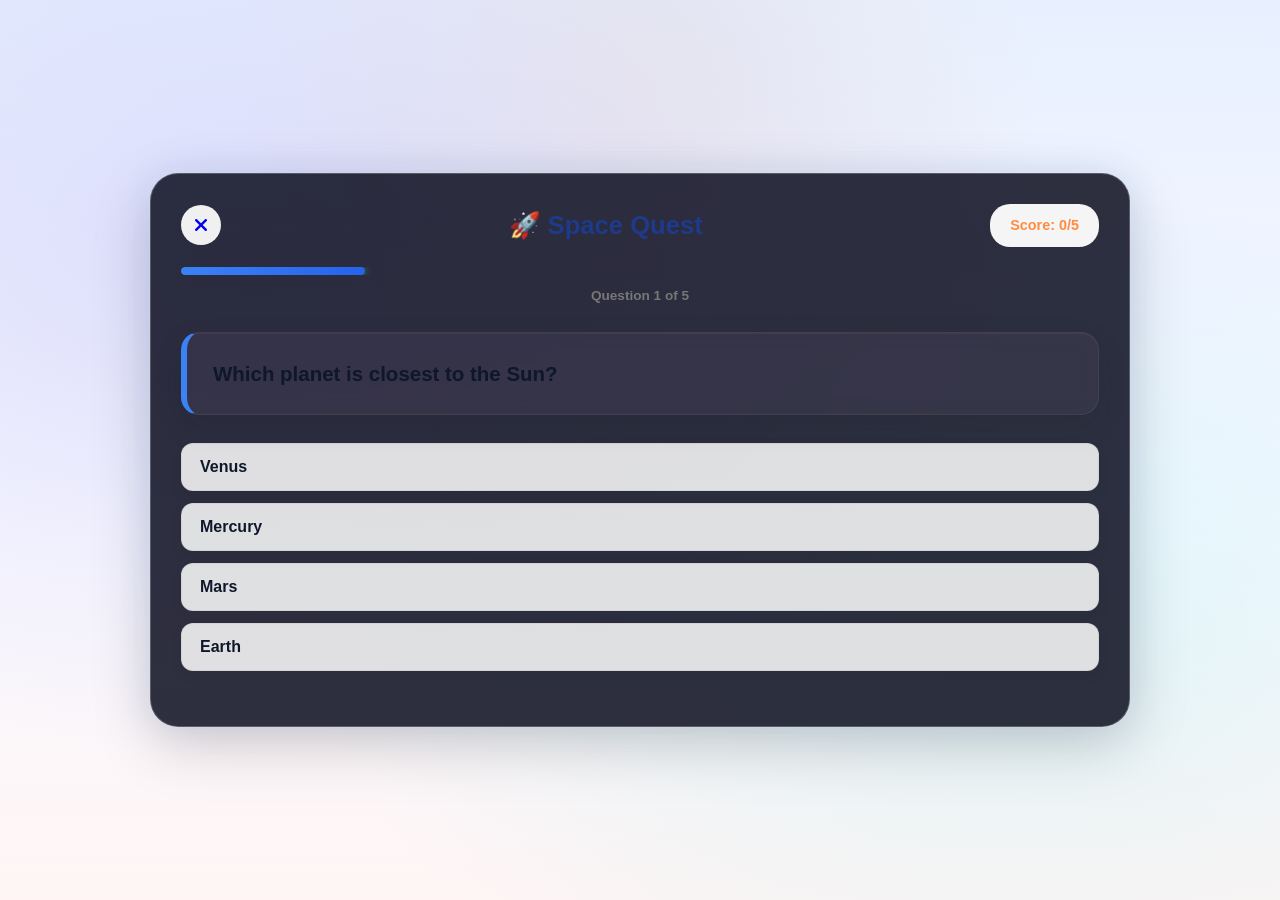
<file: space.html>
<!DOCTYPE html>
<html lang="en">

<head>
    <meta charset="UTF-8">
    <meta name="viewport" content="width=device-width, initial-scale=1.0">
    <meta http-equiv="Content-Security-Policy" content="script-src 'self' 'unsafe-inline' https://cdnjs.cloudflare.com; style-src 'self' 'unsafe-inline' https://cdnjs.cloudflare.com https://fonts.googleapis.com; font-src https://fonts.gstatic.com https://cdnjs.cloudflare.com; img-src 'self' data:;">
    <title>Space Quest - QuizQuest Kids</title>
    
    <!-- External CSS -->
    <link rel="stylesheet" href="styles.css">
    
    <!-- Google Fonts -->
    <link href="https://fonts.googleapis.com/css2?family=Quicksand:wght@300;400;500;600;700&family=Fredoka:wght@400;600;700&display=swap" rel="stylesheet">
    
    <!-- Font Awesome Icons -->
    <link rel="stylesheet" href="https://cdnjs.cloudflare.com/ajax/libs/font-awesome/6.4.0/css/all.min.css">
</head>

<body>

    <!-- SPACE BACKGROUND -->
    <div class="space-video-bg"></div>



    <!-- QUIZ MODAL SCREEN - FULL SCREEN FOR SPACE -->
    <div class="quiz-modal full-screen-quiz" id="quizModal">
        <div class="quiz-container">
            <!-- Quiz Screen -->
            <div class="quiz-screen" id="quizScreen">
                <!-- Header -->
                <div class="quiz-header">
                    <a href="index.html" class="btn-close" title="Back to Home"><i class="fas fa-times"></i></a>
                    <div class="quiz-title" id="quizTitle">🚀 Space Quest</div>
                    <div class="quiz-stats">
                        <span class="score-display">Score: <span id="scoreDisplay">0</span>/5</span>
                    </div>
                </div>

                <!-- Progress Bar -->
                <div class="progress-container">
                    <div class="progress-bar" id="progressBar"></div>
                </div>
                <div class="question-counter" id="questionCounter">Question 1 of 5</div>

                <!-- Question -->
                <div class="question-box" id="questionBox">
                    <h3 id="questionText">Question text here</h3>
                </div>

                <!-- Options -->
                <div class="options-container" id="optionsContainer"></div>

                <!-- Feedback -->
                <div class="feedback-box hidden" id="feedbackBox">
                    <div class="feedback-content" id="feedbackContent"></div>
                </div>

                <!-- Next Button -->
                <button class="btn btn-primary btn-next hidden" id="nextBtn">
                    Next Question <i class="fas fa-arrow-right"></i>
                </button>
            </div>

            <!-- Results Screen -->
            <div class="results-screen hidden" id="resultsScreen">
                <div class="results-content">
                    <div class="results-emoji" id="resultsEmoji">🎉</div>
                    <h2 class="results-title" id="resultsTitle">Awesome Job!</h2>
                    <div class="final-score" id="finalScore">You got 5 out of 5 correct!</div>
                    <div class="results-message" id="resultsMessage">You're a quiz champion! 🏆</div>
                    
                    <div class="results-buttons">
                        <button class="btn btn-primary" id="playAgainBtn">
                            <i class="fas fa-redo"></i> Play Again
                        </button>
                        <button class="btn btn-secondary" id="backToWorldsBtn">
                            <i class="fas fa-arrow-left"></i> Back to Worlds
                        </button>
                    </div>
                </div>
            </div>
        </div>
    </div>

    <!-- Confetti Container -->
    <div id="confetti-container"></div>


    <!-- SCRIPT -->
    <script>
        // Auto-initialize space quiz when page loads
        document.addEventListener('DOMContentLoaded', function() {
            // Set the quiz world to space
            const quizData = {
                space: {
                    title: "🚀 Space Quest",
                    color: "#3b82f6",
                    theme: "space",
                    questions: [
                        {
                            question: "Which planet is closest to the Sun?",
                            options: ["Venus", "Mercury", "Mars", "Earth"],
                            correct: "Mercury",
                            explanation: "Mercury is the closest planet to the Sun! ☀️"
                        },
                        {
                            question: "What is the hottest planet in our solar system?",
                            options: ["Mercury", "Venus", "Mars", "Jupiter"],
                            correct: "Venus",
                            explanation: "Venus is the hottest! Its atmosphere traps extreme heat. 🔥"
                        },
                        {
                            question: "Which planet is known as the 'Red Planet'?",
                            options: ["Venus", "Jupiter", "Mars", "Saturn"],
                            correct: "Mars",
                            explanation: "Mars appears red because of rusty soil on its surface! 🔴"
                        },
                        {
                            question: "What is the largest planet in our solar system?",
                            options: ["Saturn", "Neptune", "Jupiter", "Uranus"],
                            correct: "Jupiter",
                            explanation: "Jupiter is HUGE! It's the king of planets! 👑"
                        },
                        {
                            question: "Which planet has beautiful rings?",
                            options: ["Jupiter", "Saturn", "Uranus", "Neptune"],
                            correct: "Saturn",
                            explanation: "Saturn's rings are made of ice and rock! They're gorgeous! 💫"
                        }
                    ]
                }
            };

            // Initialize space quiz
            window.currentQuiz = quizData.space;
            window.currentQuestionIndex = 0;
            window.score = 0;
            window.quizActive = true;
            window.answered = false;

            // Update theme
            document.querySelector(".quiz-container").className = "quiz-container theme-space";
            
            // Load first question
            loadQuestionSpace();
        });

        function loadQuestionSpace() {
            if (window.currentQuestionIndex >= window.currentQuiz.questions.length) {
                showResultsSpace();
                return;
            }

            const question = window.currentQuiz.questions[window.currentQuestionIndex];
            window.answered = false;

            document.getElementById("questionCounter").textContent = `Question ${window.currentQuestionIndex + 1} of 5`;
            updateProgressBar();

            document.getElementById("questionText").textContent = question.question;

            const container = document.getElementById("optionsContainer");
            container.innerHTML = "";

            question.options.forEach((option, index) => {
                const optionBtn = document.createElement("button");
                optionBtn.className = "option-btn";
                optionBtn.textContent = option;
                optionBtn.addEventListener("click", () => checkAnswerSpace(option, question.correct, question.explanation));
                container.appendChild(optionBtn);
            });

            document.getElementById("feedbackBox").classList.add("hidden");
            document.getElementById("nextBtn").classList.add("hidden");
        }

        function updateProgressBar() {
            const progress = ((window.currentQuestionIndex + 1) / 5) * 100;
            document.getElementById("progressBar").style.width = progress + "%";
        }

        function checkAnswerSpace(selected, correct, explanation) {
            if (window.answered) return;

            window.answered = true;
            const isCorrect = selected === correct;

            if (isCorrect) {
                window.score++;
                playCorrectSound();
                showCorrectFeedback(explanation);
            } else {
                playWrongSound();
                showIncorrectFeedback(selected, correct, explanation);
            }

            document.getElementById("scoreDisplay").textContent = window.score;

            const buttons = document.querySelectorAll(".option-btn");
            buttons.forEach(btn => {
                if (btn.textContent === correct) {
                    btn.classList.add("correct");
                } else if (btn.textContent === selected && !isCorrect) {
                    btn.classList.add("incorrect");
                }
                btn.disabled = true;
            });

            document.getElementById("feedbackBox").classList.remove("hidden");

            setTimeout(() => {
                document.getElementById("nextBtn").classList.remove("hidden");
            }, 500);
        }

        function showCorrectFeedback(explanation) {
            const feedbackBox = document.getElementById("feedbackBox");
            const content = document.getElementById("feedbackContent");

            feedbackBox.className = "feedback-box feedback-correct feedback-space-popup";
            content.innerHTML = `
                <div class="feedback-popup-image-wrap">
                    <img class="feedback-popup-image" src="happy-astonaut.png" alt="Happy astronaut celebrating a correct answer">
                </div>
                <div class="feedback-title">Correct!</div>
                <div class="feedback-text">${explanation}</div>
            `;
        }

        function showIncorrectFeedback(selected, correct, explanation) {
            const feedbackBox = document.getElementById("feedbackBox");
            const content = document.getElementById("feedbackContent");

            feedbackBox.className = "feedback-box feedback-incorrect feedback-space-wrong";
            content.innerHTML = `
                <div class="feedback-popup-image-wrap">
                    <img class="feedback-popup-image" src="sad-mech.jpeg" alt="Sad space robot showing a wrong answer">
                </div>
                <div class="feedback-title">Oops, try again!</div>
                <div class="feedback-text">The correct answer is: <strong>${correct}</strong></div>
                <div class="feedback-text">${explanation}</div>
            `;
        }

        function playCorrectSound() {
            const audioContext = new (window.AudioContext || window.webkitAudioContext)();
            const oscillator = audioContext.createOscillator();
            const gain = audioContext.createGain();

            oscillator.connect(gain);
            gain.connect(audioContext.destination);

            oscillator.frequency.value = 800;
            oscillator.type = "sine";

            gain.gain.setValueAtTime(0.3, audioContext.currentTime);
            gain.gain.exponentialRampToValueAtTime(0.01, audioContext.currentTime + 0.3);

            oscillator.start(audioContext.currentTime);
            oscillator.stop(audioContext.currentTime + 0.3);
        }

        function playWrongSound() {
            const audioContext = new (window.AudioContext || window.webkitAudioContext)();
            const oscillator = audioContext.createOscillator();
            const gain = audioContext.createGain();

            oscillator.connect(gain);
            gain.connect(audioContext.destination);

            oscillator.frequency.setValueAtTime(400, audioContext.currentTime);
            oscillator.frequency.linearRampToValueAtTime(200, audioContext.currentTime + 0.3);
            oscillator.type = "sine";

            gain.gain.setValueAtTime(0.2, audioContext.currentTime);
            gain.gain.exponentialRampToValueAtTime(0.01, audioContext.currentTime + 0.3);

            oscillator.start(audioContext.currentTime);
            oscillator.stop(audioContext.currentTime + 0.3);
        }

        document.getElementById("nextBtn").addEventListener("click", function() {
            window.currentQuestionIndex++;
            loadQuestionSpace();
        });

        document.getElementById("playAgainBtn").addEventListener("click", function() {
            window.currentQuestionIndex = 0;
            window.score = 0;
            window.answered = false;
            document.getElementById("scoreDisplay").textContent = "0";
            document.getElementById("quizScreen").classList.remove("hidden");
            document.getElementById("resultsScreen").classList.add("hidden");
            loadQuestionSpace();
        });

        document.getElementById("backToWorldsBtn").addEventListener("click", function() {
            window.location.href = "index.html";
        });

        function showResultsSpace() {
            window.quizActive = false;

            document.getElementById("quizScreen").classList.add("hidden");
            document.getElementById("resultsScreen").classList.remove("hidden");

            const percentage = (window.score / 5) * 100;
            let emoji = "🎉";
            let title = "Awesome Job!";
            let message = "";

            if (window.score === 5) {
                emoji = "🏆";
                title = "PERFECT SCORE! 🌟";
                message = "You're a quiz champion! You got every single one right! You're incredible!";
                createConfetti();
            } else if (window.score >= 4) {
                emoji = "🌟";
                title = "Excellent Work!";
                message = "You got 4 out of 5! That's amazing! Keep practicing!";
            } else if (window.score >= 3) {
                emoji = "😊";
                title = "Great Job!";
                message = "You got 3 out of 5! Good effort! Play again to improve!";
            } else if (window.score >= 2) {
                emoji = "💪";
                title = "Good Try!";
                message = "You got 2 out of 5. Keep learning and try again!";
            } else {
                emoji = "📚";
                title = "Learning Adventure!";
                message = "You're just getting started! Try again to improve!";
            }

            document.getElementById("resultsEmoji").textContent = emoji;
            document.getElementById("resultsTitle").textContent = title;
            document.getElementById("finalScore").textContent = `You got ${window.score} out of 5 correct!`;
            document.getElementById("resultsMessage").textContent = message;
        }

        function createConfetti() {
            const container = document.getElementById("confetti-container");
            container.innerHTML = "";

            for (let i = 0; i < 50; i++) {
                const confetti = document.createElement("div");
                confetti.className = "confetti";
                confetti.textContent = ["🎉", "⭐", "🎊", "🏆", "🌟"][Math.floor(Math.random() * 5)];
                confetti.style.left = Math.random() * 100 + "%";
                confetti.style.animationDelay = Math.random() * 0.5 + "s";

                container.appendChild(confetti);

                setTimeout(() => confetti.remove(), 3000);
            }
        }
    </script>
</body>

</html>
</file>
<file: styles.css>
﻿/* ===== GLOBAL STYLES ===== */
* {
  margin: 0;
  padding: 0;
  box-sizing: border-box;
}

html {
  scroll-behavior: smooth;
}

body {
  font-family: 'Quicksand', sans-serif;
  color: #1e40af;
  background-color: transparent;
  line-height: 1.6;
}

a {
  text-decoration: none;
  transition: all 0.3s ease;
}

button {
  cursor: pointer;
  border: none;
  font-family: 'Quicksand', sans-serif;
  font-weight: 600;
  transition: all 0.3s ease;
}

/* ===== HEADER / NAVIGATION ===== */
.header {
  background: white;
  box-shadow: 0 4px 12px rgba(0, 0, 0, 0.08);
  position: sticky;
  top: 0;
  z-index: 100;
  padding: 8px 0;
}

.header-container {
  max-width: 1400px;
  margin: 0 auto;
  padding: 0 24px;
  display: flex;
  justify-content: space-between;
  align-items: center;
  flex-wrap: wrap;
  gap: 14px;
}

.logo-section {
  display: flex;
  align-items: center;
  gap: 12px;
  flex-shrink: 0;
}

.logo-icon {
  font-size: 2.5rem;
}

.logo-text h1 {
  font-family: 'Fredoka', sans-serif;
  font-size: 1.4rem;
  font-weight: 700;
  color: #1e40af;
  margin: 0;
  line-height: 1.2;
}

.logo-text p {
  font-size: 0.7rem;
  color: #3b4f8a;
  margin: 2px 0 0 0;
}

.nav-menu {
  display: flex;
  gap: 24px;
  flex-grow: 1;
  justify-content: center;
}

.nav-link {
  font-weight: 600;
  color: #3749a8;
  font-size: 0.95rem;
  position: relative;
  padding-bottom: 4px;
}

.nav-link:hover,
.nav-link.active {
  color: #ff8c42;
}

.nav-link.active::after {
  content: '';
  position: absolute;
  bottom: 0;
  left: 0;
  right: 0;
  height: 3px;
  background: #ff8c42;
  border-radius: 2px;
}

.user-section {
  display: flex;
  align-items: center;
  gap: 16px;
  flex-shrink: 0;
}

.score-badge {
  background: #ffd966;
  color: #1e40af;
  padding: 8px 16px;
  border-radius: 20px;
  font-weight: 700;
  font-size: 0.9rem;
  display: flex;
  align-items: center;
  gap: 6px;
}

.user-avatar {
  width: 40px;
  height: 40px;
  background: #e8d5c4;
  border-radius: 50%;
  display: flex;
  align-items: center;
  justify-content: center;
  font-size: 1.5rem;
  box-shadow: 0 2px 8px rgba(0, 0, 0, 0.1);
}

/* ===== MAIN CONTENT ===== */
.main-content {
  max-width: 1400px;
  margin: 0 auto;
  padding: 0 24px 24px;
}

/* ===== HERO SECTION ===== */
.hero-section {
  --hero-glass: rgba(255, 255, 255, 0.2);
  --hero-stroke: rgba(255, 255, 255, 0.36);
  --hero-text: #10214f;
  --hero-subtext: #365189;
  margin: 24px 0;
  padding: 46px 44px;
  background: linear-gradient(125deg, rgba(224, 246, 255, 0.92) 0%, rgba(227, 238, 255, 0.88) 40%, rgba(255, 233, 245, 0.9) 100%);
  border-radius: 36px;
  box-shadow: 0 24px 48px rgba(17, 36, 92, 0.18), inset 0 1px 0 rgba(255, 255, 255, 0.7);
  color: var(--hero-text);
  position: relative;
  isolation: isolate;
  overflow: hidden;
  border: 1px solid var(--hero-stroke);
}

.hero-bg {
  position: absolute;
  inset: 0;
  z-index: -1;
}

.hero-glow {
  position: absolute;
  border-radius: 999px;
  filter: blur(4px);
}

.hero-glow-1 {
  width: 360px;
  height: 360px;
  left: -120px;
  top: -80px;
  background: radial-gradient(circle, rgba(114, 224, 255, 0.6) 0%, rgba(114, 224, 255, 0) 72%);
}

.hero-glow-2 {
  width: 340px;
  height: 340px;
  right: -80px;
  bottom: -110px;
  background: radial-gradient(circle, rgba(255, 164, 198, 0.5) 0%, rgba(255, 164, 198, 0) 74%);
}

.hero-cloud {
  position: absolute;
  border-radius: 999px;
  background: rgba(255, 255, 255, 0.46);
  box-shadow: 0 14px 24px rgba(17, 36, 92, 0.08);
  backdrop-filter: blur(4px);
}

.hero-cloud::before,
.hero-cloud::after {
  content: '';
  position: absolute;
  border-radius: 999px;
  background: inherit;
}

.hero-cloud-1 {
  width: 138px;
  height: 46px;
  top: 15%;
  left: 40%;
}

.hero-cloud-1::before {
  width: 64px;
  height: 64px;
  left: 16px;
  top: -30px;
}

.hero-cloud-1::after {
  width: 50px;
  height: 50px;
  right: 14px;
  top: -22px;
}

.hero-cloud-2 {
  width: 168px;
  height: 52px;
  top: 30%;
  right: 12%;
}

.hero-cloud-2::before {
  width: 60px;
  height: 60px;
  left: 26px;
  top: -28px;
}

.hero-cloud-2::after {
  width: 54px;
  height: 54px;
  right: 22px;
  top: -24px;
}

.hero-cloud-3 {
  width: 126px;
  height: 42px;
  bottom: 12%;
  left: 17%;
}

.hero-cloud-3::before {
  width: 50px;
  height: 50px;
  left: 18px;
  top: -24px;
}

.hero-cloud-3::after {
  width: 44px;
  height: 44px;
  right: 14px;
  top: -19px;
}

.hero-particle {
  position: absolute;
  width: 9px;
  height: 9px;
  border-radius: 999px;
  opacity: 0.75;
  animation: pulseParticle 3s ease-in-out infinite;
}

.hero-particle-1 { top: 16%; left: 25%; background: #6bb7ff; }
.hero-particle-2 { top: 38%; left: 58%; background: #ffd36e; animation-delay: 0.9s; }
.hero-particle-3 { top: 70%; left: 52%; background: #89e8a1; animation-delay: 1.3s; }
.hero-particle-4 { top: 24%; right: 7%; background: #ff9ec4; animation-delay: 0.5s; }

@keyframes pulseParticle {
  0%,
  100% { transform: scale(1); opacity: 0.38; }
  50% { transform: scale(1.35); opacity: 0.92; }
}

.hero-wrapper {
  display: flex;
  justify-content: space-between;
  align-items: center;
  gap: 40px;
}

.hero-left {
  flex: 1 1 53%;
  max-width: 640px;
}

.age-badge {
  display: inline-block;
  background: rgba(255, 255, 255, 0.44);
  color: #2e4e84;
  padding: 8px 14px;
  border-radius: 999px;
  border: 1px solid rgba(255, 255, 255, 0.7);
  box-shadow: 0 10px 20px rgba(26, 80, 146, 0.12);
  font-weight: 700;
  font-size: 0.86rem;
  margin-bottom: 16px;
  letter-spacing: 0.3px;
}

.hero-title {
  font-family: 'Fredoka', sans-serif;
  font-size: clamp(2.2rem, 4.8vw, 4.2rem);
  font-weight: 700;
  color: var(--hero-text);
  line-height: 1.08;
  margin-bottom: 18px;
  letter-spacing: 0.4px;
  text-wrap: balance;
  text-shadow: 0 10px 24px rgba(17, 36, 92, 0.16);
}

.hero-description {
  font-size: clamp(1rem, 1.9vw, 1.24rem);
  color: #22385e;
  margin-bottom: 28px;
  line-height: 1.55;
  max-width: 530px;
}

.hero-right {
  flex: 1 1 47%;
  display: flex;
  justify-content: center;
  align-items: flex-end;
}

.hero-mascot {
  width: min(470px, 100%);
  min-height: 420px;
  padding: 24px 18px 14px;
  border-radius: 34px;
  background: linear-gradient(160deg, rgba(255, 255, 255, 0.44), rgba(255, 255, 255, 0.16));
  border: 1px solid rgba(255, 255, 255, 0.45);
  box-shadow: 0 24px 44px rgba(17, 36, 92, 0.2), inset 0 1px 0 rgba(255, 255, 255, 0.85);
  position: relative;
  backdrop-filter: blur(8px);
  overflow: hidden;
  display: flex;
  align-items: flex-end;
  justify-content: center;
}

.mascot-halo {
  position: absolute;
  width: 72%;
  aspect-ratio: 1 / 1;
  border-radius: 50%;
  top: 10%;
  left: 50%;
  transform: translateX(-50%);
  background: radial-gradient(circle, rgba(133, 215, 255, 0.52) 0%, rgba(133, 215, 255, 0) 70%);
}

.mascot-image {
  width: min(420px, 100%);
  height: auto;
  display: block;
  margin-left: 0;
  transform: translateY(18px);
  filter: drop-shadow(0 22px 26px rgba(17, 36, 92, 0.35));
  position: relative;
  z-index: 2;
}

@keyframes float {
  0%, 100% { transform: translateY(0px); }
  50% { transform: translateY(-14px); }
}

/* ===== BUTTON STYLES ===== */
.btn {
  padding: 10px 20px;
  border-radius: 28px;
  font-weight: 700;
  font-size: 0.95rem;
  display: inline-flex;
  align-items: center;
  gap: 8px;
  text-transform: uppercase;
  letter-spacing: 0.5px;
}

.btn-primary {
  background: #4cd964;
  color: white;
  box-shadow: 0 6px 16px rgba(76, 217, 100, 0.3);
  padding: 12px 28px;
  font-size: 1rem;
}

.hero-section .btn-primary {
  background: linear-gradient(135deg, #4adf7e 0%, #35c6cf 52%, #4da4ff 100%);
  border-radius: 999px;
  border: 1px solid rgba(255, 255, 255, 0.75);
  padding: 14px 30px;
  font-size: 1rem;
  color: #ffffff;
  box-shadow: 0 14px 24px rgba(53, 140, 214, 0.34);
  position: relative;
  overflow: hidden;
}

.hero-section .btn-primary::before {
  content: '';
  position: absolute;
  width: 170%;
  height: 210%;
  left: -30%;
  top: -54%;
  background: linear-gradient(105deg, rgba(255, 255, 255, 0) 30%, rgba(255, 255, 255, 0.55) 48%, rgba(255, 255, 255, 0) 66%);
  transform: translateX(-110%) rotate(4deg);
  transition: transform 0.72s ease;
}

.hero-section .btn-primary:hover {
  transform: translateY(-3px) scale(1.02);
  box-shadow: 0 18px 28px rgba(53, 140, 214, 0.42);
}

.hero-section .btn-primary:hover::before {
  transform: translateX(58%) rotate(4deg);
}

.hero-section .btn-primary i {
  font-size: 0.9rem;
}

.btn-primary:hover {
  background: #3dbb52;
  transform: translateY(-2px);
  box-shadow: 0 8px 20px rgba(76, 217, 100, 0.4);
}

.btn-primary:active {
  transform: translateY(0px);
}

.btn-secondary {
  background: #f7b05e;
  color: white;
  box-shadow: 0 4px 12px rgba(0, 0, 0, 0.1);
  padding: 8px 20px;
  font-size: 0.9rem;
}

.btn-secondary:hover {
  transform: translateY(-2px);
  box-shadow: 0 6px 16px rgba(0, 0, 0, 0.15);
}

.btn-green {
  background: #4cd964;
}

.btn-green:hover {
  background: #3dbb52;
}


.btn-orange {
  background: #ff9500;
}

.btn-orange:hover {
  background: #e68900;
}

/* ===== WORLDS SECTION ===== */
.worlds-section {
  margin: 32px 0;
}

.how-to-play-panel {
  position: relative;
  overflow: hidden;
  background: linear-gradient(135deg, rgba(255, 255, 255, 0.88) 0%, rgba(245, 250, 255, 0.78) 48%, rgba(255, 245, 232, 0.84) 100%);
  border: 1px solid rgba(255, 255, 255, 0.82);
  border-radius: 36px;
  padding: 30px 26px;
  box-shadow: 0 22px 56px rgba(17, 36, 92, 0.12), inset 0 1px 0 rgba(255, 255, 255, 0.88);
  backdrop-filter: blur(16px) saturate(150%);
  -webkit-backdrop-filter: blur(16px) saturate(150%);
  margin-bottom: 24px;
}

.how-to-play-panel::before,
.how-to-play-panel::after {
  content: '';
  position: absolute;
  border-radius: 999px;
  pointer-events: none;
}

.how-to-play-panel::before {
  width: 260px;
  height: 260px;
  right: -90px;
  top: -110px;
  background: radial-gradient(circle, rgba(59, 130, 246, 0.16) 0%, rgba(59, 130, 246, 0) 70%);
}

.how-to-play-panel::after {
  width: 300px;
  height: 300px;
  left: -120px;
  bottom: -160px;
  background: radial-gradient(circle, rgba(255, 149, 0, 0.16) 0%, rgba(255, 149, 0, 0) 72%);
}

.how-to-header {
  display: grid;
  grid-template-columns: minmax(0, 1.6fr) minmax(240px, 0.9fr);
  gap: 18px;
  align-items: stretch;
}

.how-to-copy {
  position: relative;
  z-index: 1;
}

.how-to-play-badge {
  margin-bottom: 14px;
  background: linear-gradient(135deg, #ff8c42, #ffb347);
  color: #ffffff;
  box-shadow: 0 12px 24px rgba(255, 140, 66, 0.24);
}

.how-to-spotlight {
  position: relative;
  z-index: 1;
  border-radius: 28px;
  padding: 20px 18px;
  background: linear-gradient(135deg, rgba(59, 130, 246, 0.16), rgba(76, 217, 100, 0.14));
  border: 1px solid rgba(255, 255, 255, 0.72);
  box-shadow: 0 16px 30px rgba(17, 36, 92, 0.08);
  display: flex;
  flex-direction: column;
  justify-content: center;
  gap: 8px;
}

.how-to-spotlight-label {
  font-size: 0.78rem;
  font-weight: 700;
  letter-spacing: 0.8px;
  text-transform: uppercase;
  color: #2f5fb8;
}

.how-to-spotlight-title {
  font-family: 'Fredoka', sans-serif;
  font-size: 1.6rem;
  font-weight: 700;
  color: #10214f;
}

.how-to-spotlight-text {
  color: #1e3a7a;
  font-size: 0.95rem;
  line-height: 1.5;
}

.worlds-title {
  margin-top: 8px;
}

.how-to-steps {
  display: grid;
  grid-template-columns: repeat(3, minmax(0, 1fr));
  gap: 16px;
  margin-top: 24px;
}

.how-to-step {
  position: relative;
  background: linear-gradient(180deg, rgba(255, 255, 255, 0.88), rgba(248, 251, 255, 0.78));
  border: 1px solid rgba(255, 255, 255, 0.8);
  border-radius: 28px;
  padding: 22px 18px 20px;
  text-align: left;
  box-shadow: 0 12px 26px rgba(17, 36, 92, 0.08);
  overflow: hidden;
  transition: transform 0.3s ease, box-shadow 0.3s ease;
}

.how-to-step::before {
  content: '';
  position: absolute;
  inset: 0;
  height: 6px;
  background: linear-gradient(90deg, #3b82f6, #60a5fa);
}

.how-to-step:nth-child(2)::before {
  background: linear-gradient(90deg, #4cd964, #34c759);
}

.how-to-step:nth-child(3)::before {
  background: linear-gradient(90deg, #ff9500, #ff7f50);
}

.how-to-step:hover {
  transform: translateY(-4px);
  box-shadow: 0 18px 34px rgba(17, 36, 92, 0.14);
}

.step-number {
  width: 42px;
  height: 42px;
  border-radius: 50%;
  display: inline-flex;
  align-items: center;
  justify-content: center;
  font-family: 'Fredoka', sans-serif;
  font-weight: 700;
  font-size: 1rem;
  color: #ffffff;
  background: linear-gradient(135deg, #3b82f6, #6dd5ff);
  box-shadow: 0 10px 18px rgba(59, 130, 246, 0.28);
  margin-bottom: 14px;
  position: relative;
  z-index: 1;
}

.step-jungle {
  background: linear-gradient(135deg, #4cd964, #34c759);
}

.step-space {
  background: linear-gradient(135deg, #3b82f6, #60a5fa);
}

.step-pirate {
  background: linear-gradient(135deg, #ff9500, #ff7f50);
}

.how-to-step h3 {
  font-family: 'Fredoka', sans-serif;
  font-size: 1.05rem;
  color: #10214f;
  margin-bottom: 10px;
}

.how-to-step p {
  color: #1e40af;
  font-size: 0.95rem;
  line-height: 1.55;
}

.section-title {
  font-family: 'Fredoka', sans-serif;
  font-size: 2.4rem;
  font-weight: 700;
  text-align: center;
  color: #1e40af;
  margin-bottom: 12px;
}

.section-subtitle {
  text-align: center;
  color: #4b5563;
  font-size: 1rem;
  margin-bottom: 28px;
}

.worlds-grid {
  display: grid;
  grid-template-columns: repeat(auto-fit, minmax(260px, 1fr));
  gap: 16px;
  margin-top: 18px;
}

.world-card {
  background: white;
  border-radius: 28px;
  padding: 16px 14px;
  box-shadow: 0 8px 20px rgba(0, 0, 0, 0.08);
  transition: all 0.3s ease;
  position: relative;
  overflow: hidden;
  border: 2px solid transparent;
  text-align: center;
}

.world-card::before {
  content: '';
  position: absolute;
  top: 0;
  left: 0;
  right: 0;
  height: 4px;
  background: linear-gradient(90deg, #4cd964, #34c759);
}

.jungle-card::before {
  background: linear-gradient(90deg, #4cd964, #34c759);
}

.space-card::before {
  background: linear-gradient(90deg, #5b6ef5, #3b82f6);
}

.pirate-card::before {
  background: linear-gradient(90deg, #ff9500, #ff7f50);
}

.world-card:hover {
  transform: translateY(-8px);
  box-shadow: 0 16px 32px rgba(0, 0, 0, 0.12);
}

.card-image {
  font-size: 4rem;
  margin-bottom: 16px;
  display: flex;
  align-items: center;
  justify-content: center;
  min-height: 120px;
}

.card-img {
  max-width: 100%;
  height: auto;
  max-height: 150px;
  object-fit: contain;
}

.card-badge {
  position: absolute;
  top: 16px;
  right: 16px;
  font-size: 1.2rem;
  background: rgba(255, 255, 255, 0.9);
  width: 44px;
  height: 44px;
  border-radius: 50%;
  display: flex;
  align-items: center;
  justify-content: center;
  box-shadow: 0 4px 12px rgba(0, 0, 0, 0.1);
}

.card-title {
  font-family: 'Fredoka', sans-serif;
  font-size: 1.4rem;
  font-weight: 700;
  color: #1e40af;
  margin-bottom: 12px;
}

.card-description {
  color: #4d5566;
  font-size: 0.9rem;
  margin-bottom: 16px;
  line-height: 1.45;
}

/* ===== FEATURES SECTION ===== */
.features-section {
  background: linear-gradient(135deg, #f5ede0 0%, #ede5d8 100%);
  border-radius: 36px;
  padding: 28px 20px;
  margin: 32px 0;
}

.features-wrapper {
  display: flex;
  gap: 24px;
  align-items: center;
}

.features-left {
  flex: 1;
}

.badge {
  display: inline-block;
  background: #e8d5c4;
  color: #666;
  padding: 8px 16px;
  border-radius: 20px;
  font-weight: 700;
  font-size: 0.8rem;
  margin-bottom: 16px;
  text-transform: uppercase;
  letter-spacing: 0.5px;
}

.features-title {
  font-family: 'Fredoka', sans-serif;
  font-size: 2.2rem;
  font-weight: 700;
  color: #1e40af;
  margin-bottom: 20px;
  line-height: 1.3;
}

.features-list {
  display: flex;
  flex-direction: column;
  gap: 14px;
}

.feature-item {
  display: flex;
  gap: 16px;
  align-items: flex-start;
}

.feature-item i {
  font-size: 1.4rem;
  color: #ff9500;
  flex-shrink: 0;
  margin-top: 2px;
}

.feature-item p {
  color: #1e40af;
  font-size: 0.95rem;
  line-height: 1.5;
}

.features-right {
  flex: 1;
  display: flex;
  justify-content: center;
}

.phone-mockup {
  perspective: 1000px;
}

.phone-image {
  max-width: 100%;
  height: auto;
  display: block;
  box-shadow: 0 20px 60px rgba(0, 0, 0, 0.15);
  border-radius: 20px;
  border: 8px solid white;
}

/* ===== FOOTER ===== */
.footer {
  color: white;
  margin-top: 36px;
  position:relative;
  overflow:hidden;
  min-height:300px;
  display:flex;
  align-items:center;
}

.footer-content {
  max-width: 1400px;
  margin: 0 auto;
  display: grid;
  grid-template-columns: repeat(auto-fit, minmax(220px, 1fr));
  gap: 16px;
  margin-bottom: 18px;
  position:relative;
  z-index:1;
}

.footer-section h4 {
  font-family: 'Fredoka', sans-serif;
  font-size: 1.1rem;
  margin-bottom: 16px;
  color: #fff;
  font-weight:700;
  text-shadow:0 2px 8px rgba(0,0,0,0.5);
}

.footer-section p {
  color: rgba(255, 255, 255, 0.95);
  line-height: 1.6;
  font-size: 0.9rem;
  font-weight:500;
  text-shadow:0 2px 6px rgba(0,0,0,0.4);
}

.footer-section ul {
  list-style: none;
}

.footer-section ul li {
  margin-bottom: 10px;
}

.footer-section a {
  color: rgba(255, 255, 255, 0.95);
  font-size: 0.9rem;
  font-weight:500;
  text-decoration:none;
  text-shadow:0 2px 6px rgba(0,0,0,0.4);
}

.footer-section a:hover {
  color: #fff;
}

.footer-bottom {
  max-width: 1400px;
  margin: 0 auto;
  padding-top: 20px;
  border-top: 1px solid rgba(255, 255, 255, 0.2);
  text-align: center;
  color: rgba(255, 255, 255, 0.9);
  font-size: 0.9rem;
  position:relative;
  z-index:1;
  font-weight:500;
  text-shadow:0 2px 6px rgba(0,0,0,0.4);
}

/* ===== RESPONSIVE DESIGN ===== */
@media (max-width: 768px) {
  .header-container {
    padding: 0 20px;
    gap: 15px;
  }

  .nav-menu {
    width: 100%;
    order: 3;
    gap: 14px;
    justify-content: flex-start;
  }

  .main-content {
    padding: 0 20px 28px;
  }

  .hero-section {
    padding: 28px 18px;
    margin: 28px 0;
    border-radius: 28px;
  }

  .hero-wrapper {
    flex-direction: column;
    gap: 26px;
  }

  .hero-title {
    font-size: clamp(2rem, 9vw, 2.6rem);
    line-height: 1.12;
  }

  .hero-left {
    max-width: 100%;
    text-align: center;
  }

  .hero-description {
    margin: 0 auto 24px;
  }

  .hero-right {
    width: 100%;
  }

  .hero-mascot {
    min-height: 300px;
    width: min(380px, 100%);
    padding: 20px 14px 10px;
  }

  .mascot-image {
    width: min(310px, 92%);
    transform: translateY(6px);
  }

  .hero-cloud-2,
  .hero-cloud-3 {
    opacity: 0.7;
  }

  .worlds-grid {
    grid-template-columns: 1fr;
  }

  .worlds-section {
    margin: 36px 0;
  }

  .how-to-play-panel {
    padding: 22px 16px;
    border-radius: 28px;
  }

  .how-to-header {
    grid-template-columns: 1fr;
  }

  .how-to-steps {
    grid-template-columns: 1fr;
    gap: 12px;
  }

  .features-wrapper {
    flex-direction: column;
    gap: 28px;
  }

  .features-section {
    padding: 30px 18px;
  }

  .section-title {
    font-size: 1.8rem;
  }
}

@media (min-width: 769px) and (max-width: 1024px) {
  .hero-section {
    padding: 38px 28px;
  }

  .hero-wrapper {
    gap: 26px;
  }

  .hero-title {
    font-size: clamp(2.4rem, 4.2vw, 3.4rem);
  }

  .hero-mascot {
    min-height: 340px;
    width: min(420px, 100%);
  }

  .mascot-image {
    width: min(340px, 96%);
    transform: translateY(10px);
  }

  .how-to-header {
    grid-template-columns: 1fr;
  }

  .how-to-steps {
    grid-template-columns: repeat(3, minmax(0, 1fr));
    gap: 12px;
  }
}

/* ===== QUIZ MODAL STYLES ===== */
.hidden {
  display: none !important;
}

.quiz-modal {
  position: fixed;
  top: 0;
  left: 0;
  width: 100%;
  height: 100%;
  background: rgba(0, 0, 0, 0.55); /* backdrop overlay */
  display: flex;
  align-items: center;
  justify-content: center;
  z-index: 1000;
  overflow-y: auto;
}

.quiz-modal.full-screen-quiz {
  background: transparent;
  overflow: hidden;
  clip-path: inset(0);
}

.quiz-modal.full-screen-quiz .quiz-container {
  position: relative;
  background: rgba(11, 12, 30, 0.85);
  border: 1px solid rgba(255, 255, 255, 0.22);
  box-shadow:
    0 0 0 1px rgba(255, 255, 255, 0.08),
    0 18px 60px rgba(0, 0, 0, 0.18),
    0 0 20px rgba(255, 255, 255, 0.12),
    0 0 30px rgba(96, 165, 250, 0.12),
    0 0 40px rgba(255, 255, 255, 0.06);
  width: min(980px, calc(100vw - 24px));
  max-width: none;
  max-height: calc(100vh - 40px);
  border-radius: 28px;
  overflow-y: auto;
  animation: quizGlassGlow 4s ease-in-out infinite;
}

@keyframes quizGlassGlow {
  0%,
  100% {
    box-shadow:
      0 0 0 1px rgba(255, 255, 255, 0.08),
      0 18px 60px rgba(0, 0, 0, 0.18),
      0 0 20px rgba(255, 255, 255, 0.12),
      0 0 30px rgba(96, 165, 250, 0.12),
      0 0 40px rgba(255, 255, 255, 0.06);
  }
  50% {
    box-shadow:
      0 0 0 1px rgba(255, 255, 255, 0.14),
      0 22px 70px rgba(0, 0, 0, 0.22),
      0 0 24px rgba(255, 255, 255, 0.18),
      0 0 36px rgba(96, 165, 250, 0.18),
      0 0 48px rgba(255, 255, 255, 0.08);
  }
}

.quiz-container {
  background: white;
  border-radius: 30px;
  max-width: 700px;
  width: 90%;
  max-height: 90vh;
  overflow-y: auto;
  box-shadow: 0 20px 60px rgba(0, 0, 0, 0.3);
  padding: 0;
}

/* ===== QUIZ SCREEN ===== */
.quiz-screen {
  padding: 30px;
  display: flex;
  flex-direction: column;
}

.quiz-header {
  display: flex;
  justify-content: space-between;
  align-items: center;
  margin-bottom: 20px;
  gap: 15px;
  flex-wrap: wrap;
}

.btn-close {
  background: #f0f0f0;
  border: none;
  width: 40px;
  height: 40px;
  border-radius: 50%;
  cursor: pointer;
  font-size: 1.2rem;
  transition: all 0.3s;
  display: flex;
  align-items: center;
  justify-content: center;
}

.btn-close:hover {
  background: #e0e0e0;
  transform: rotate(90deg);
}

.quiz-title {
  font-family: 'Fredoka', sans-serif;
  font-size: 1.6rem;
  font-weight: 700;
  color: #1e40af;
  flex: 1;
  text-align: center;
}

.quiz-stats {
  background: #f5f5f5;
  padding: 10px 20px;
  border-radius: 20px;
  font-weight: 700;
  font-size: 0.9rem;
}

.score-display {
  color: #ff8c42;
}

/* ===== PROGRESS BAR ===== */
.progress-container {
  height: 8px;
  background: none;
  border-radius: 10px;
  margin-bottom: 10px;
  overflow: hidden;
}

.progress-bar {
  height: 100%;
  background: linear-gradient(90deg, #4cd964, #3dbb52);
  transition: width 0.3s ease;
  width: 20%;
  border-radius: 10px;
}

.question-counter {
  text-align: center;
  font-size: 0.85rem;
  color: #777;
  margin-bottom: 25px;
  font-weight: 600;
}

/* ===== QUESTION BOX ===== */
.question-box {
  /* Frosted glass card */
  background: rgba(156, 114, 114, 0.1);
  backdrop-filter: blur(8px) saturate(130%);
  -webkit-backdrop-filter: blur(8px) saturate(130%);
  border-radius: 18px;
  padding: 26px;
  margin-bottom: 28px;
  /* border shorthand must come BEFORE border-left so the left override wins */
  border: 1px solid rgba(255,255,255,0.06);
  border-left: 6px solid rgba(255,255,255,0.18);
  box-shadow: 0 12px 30px rgba(14, 30, 37, 0.12), inset 0 1px 0 rgba(255,255,255,0.04);
}

.question-box h3 {
  font-size: 1.28rem;
  color: #0f172a;
  margin: 0;
  line-height: 1.45;
  font-weight: 700;
}

/* ===== OPTIONS ===== */
.options-container {
  display: flex;
  flex-direction: column;
  gap: 12px;
  margin-bottom: 25px;
}

.option-btn {
  background: rgba(255,255,255,0.85);
  border: 1px solid rgba(16,24,40,0.06);
  padding: 14px 18px;
  border-radius: 12px;
  font-size: 1rem;
  font-weight: 700;
  cursor: pointer;
  transition: all 0.28s cubic-bezier(0.2,0.9,0.2,1);
  text-align: left;
  color: #0f172a;
  box-shadow: 0 6px 14px rgba(14,30,37,0.06);
}

.option-btn:hover:not(:disabled) {
  border-color: #4cd964;
  background: #f0fdf4;
  transform: translateX(5px);
}

.option-btn:disabled {
  cursor: not-allowed;
  opacity: 0.7;
}

.option-btn.correct {
  background: #d4edda;
  border-color: #4cd964;
  color: #155724;
}

.option-btn.incorrect {
  background: #f8d7da;
  border-color: #f5222d;
  color: #721c24;
}

/* ===== FEEDBACK ===== */
.feedback-box {
  padding: 20px;
  border-radius: 15px;
  margin-bottom: 20px;
  text-align: center;
  animation: slideUp 0.3s ease;
}

@keyframes slideUp {
  from {
    opacity: 0;
    transform: translateY(10px);
  }
  to {
    opacity: 1;
    transform: translateY(0);
  }
}

.feedback-correct {
  background: #d4edda;
  border: 2px solid #4cd964;
  color: #155724;
}

.feedback-jungle-popup {
  position: fixed;
  top: 50%;
  left: 50%;
  transform: translate(-50%, -50%);
  z-index: 1000;
  width: min(560px, calc(100vw - 24px));
  padding: 30px 28px 26px;
  background: linear-gradient(135deg, rgba(255, 255, 255, 0.9), rgba(240, 255, 241, 0.8));
  border: 2px solid rgba(76, 217, 100, 0.52);
  backdrop-filter: blur(16px) saturate(150%);
  -webkit-backdrop-filter: blur(16px) saturate(150%);
  box-shadow: 0 26px 70px rgba(0, 0, 0, 0.32), 0 0 0 8px rgba(76, 217, 100, 0.08);
  border-radius: 28px;
  animation: junglePopupEnter 0.45s cubic-bezier(0.34, 1.56, 0.64, 1) !important;
  opacity: 1;
}

.feedback-box.feedback-jungle-popup {
  transform: translate(-50%, -50%) !important;
  animation: junglePopupEnter 0.45s cubic-bezier(0.34, 1.56, 0.64, 1) !important;
}

.feedback-popup-image-wrap {
  display: flex;
  justify-content: center;
  margin-bottom: 14px;
}

.feedback-popup-image {
  width: min(260px, 68vw);
  height: auto;
  max-height: 300px;
  object-fit: contain;
  filter: drop-shadow(0 14px 26px rgba(0, 0, 0, 0.2));
  animation: popupBounce 0.55s cubic-bezier(0.34, 1.56, 0.64, 1), monkeyWiggle 0.7s ease-in-out 0.55s;
  transform-origin: center bottom;
}

@keyframes junglePopupEnter {
  0% {
    opacity: 0;
    transform: translate(-50%, -50%) scale(0.72) rotate(-2deg);
  }
  70% {
    opacity: 1;
    transform: translate(-50%, -50%) scale(1.04) rotate(1deg);
  }
  100% {
    opacity: 1;
    transform: translate(-50%, -50%) scale(1) rotate(0deg);
  }
}

@keyframes popupBounce {
  0% {
    opacity: 0;
    transform: scale(0.6) translateY(12px);
  }
  70% {
    opacity: 1;
    transform: scale(1.06) translateY(0);
  }
  100% {
    opacity: 1;
    transform: scale(1) translateY(0);
  }
}

@keyframes monkeyWiggle {
  0%, 100% {
    transform: rotate(0deg) scale(1);
  }
  25% {
    transform: rotate(-4deg) scale(1.03);
  }
  50% {
    transform: rotate(4deg) scale(1.06);
  }
  75% {
    transform: rotate(-2deg) scale(1.03);
  }
}

.feedback-jungle-popup .feedback-title {
  font-size: 1.35rem;
}

.feedback-jungle-popup .feedback-text {
  font-size: 1.02rem;
}

.feedback-jungle-wrong,
.feedback-space-popup,
.feedback-space-wrong,
.feedback-pirate-popup,
.feedback-pirate-wrong {
  position: fixed;
  top: 50%;
  left: 50%;
  transform: translate(-50%, -50%);
  z-index: 1000;
  width: min(560px, calc(100vw - 24px));
  padding: 30px 28px 26px;
  backdrop-filter: blur(16px) saturate(150%);
  -webkit-backdrop-filter: blur(16px) saturate(150%);
  border-radius: 28px;
  opacity: 1;
}

.feedback-jungle-wrong {
  background: linear-gradient(135deg, rgba(255, 248, 242, 0.96), rgba(255, 233, 218, 0.88));
  border: 2px solid rgba(255, 149, 0, 0.5);
  box-shadow: 0 26px 70px rgba(0, 0, 0, 0.32), 0 0 0 8px rgba(255, 149, 0, 0.08);
  animation: jungleWrongPopupEnter 0.45s cubic-bezier(0.34, 1.56, 0.64, 1) !important;
}

.feedback-space-popup {
  background: linear-gradient(135deg, rgba(245, 250, 255, 0.96), rgba(225, 240, 255, 0.88));
  border: 2px solid rgba(59, 130, 246, 0.55);
  box-shadow: 0 26px 70px rgba(0, 0, 0, 0.32), 0 0 0 8px rgba(59, 130, 246, 0.08);
  animation: spacePopupEnter 0.45s cubic-bezier(0.34, 1.56, 0.64, 1) !important;
}

.feedback-space-wrong {
  background: linear-gradient(135deg, rgba(245, 250, 255, 0.96), rgba(223, 234, 248, 0.92));
  border: 2px solid rgba(96, 125, 139, 0.52);
  box-shadow: 0 26px 70px rgba(0, 0, 0, 0.32), 0 0 0 8px rgba(96, 125, 139, 0.08);
  animation: spaceWrongPopupEnter 0.45s cubic-bezier(0.34, 1.56, 0.64, 1) !important;
}

.feedback-pirate-popup {
  background: linear-gradient(135deg, rgba(255, 248, 240, 0.98), rgba(255, 234, 214, 0.9));
  border: 2px solid rgba(255, 149, 0, 0.58);
  box-shadow: 0 26px 70px rgba(0, 0, 0, 0.32), 0 0 0 8px rgba(255, 149, 0, 0.08);
  animation: piratePopupEnter 0.45s cubic-bezier(0.34, 1.56, 0.64, 1) !important;
}

.feedback-pirate-wrong {
  background: linear-gradient(135deg, rgba(255, 248, 240, 0.98), rgba(255, 234, 214, 0.9));
  border: 2px solid rgba(255, 99, 71, 0.58);
  box-shadow: 0 26px 70px rgba(0, 0, 0, 0.32), 0 0 0 8px rgba(255, 99, 71, 0.08);
  animation: pirateWrongPopupEnter 0.45s cubic-bezier(0.34, 1.56, 0.64, 1) !important;
}

.feedback-box.feedback-jungle-wrong,
.feedback-box.feedback-space-popup,
.feedback-box.feedback-space-wrong,
.feedback-box.feedback-pirate-popup,
.feedback-box.feedback-pirate-wrong {
  transform: translate(-50%, -50%) !important;
}

.feedback-jungle-wrong .feedback-title {
  font-size: 1.35rem;
  color: #9a4a00;
}

.feedback-jungle-wrong .feedback-text {
  font-size: 1.02rem;
  color: #8a3f00;
}

.feedback-space-popup .feedback-title {
  font-size: 1.35rem;
  color: #143f8f;
}

.feedback-space-popup .feedback-text {
  font-size: 1.02rem;
  color: #1f4f9e;
}

.feedback-space-wrong .feedback-title {
  font-size: 1.35rem;
  color: #435463;
}

.feedback-space-wrong .feedback-text {
  font-size: 1.02rem;
  color: #546a7b;
}

.feedback-pirate-popup .feedback-title {
  font-size: 1.35rem;
  color: #9a5a00;
}

.feedback-pirate-popup .feedback-text {
  font-size: 1.02rem;
  color: #8a4f00;
}

.feedback-pirate-wrong .feedback-title {
  font-size: 1.35rem;
  color: #9a3e2a;
}

.feedback-pirate-wrong .feedback-text {
  font-size: 1.02rem;
  color: #7b3a2a;
}

@keyframes jungleWrongPopupEnter {
  0% {
    opacity: 0;
    transform: translate(-50%, -50%) scale(0.72) rotate(2deg);
  }
  70% {
    opacity: 1;
    transform: translate(-50%, -50%) scale(1.04) rotate(-1deg);
  }
  100% {
    opacity: 1;
    transform: translate(-50%, -50%) scale(1) rotate(0deg);
  }
}

@keyframes spacePopupEnter {
  0% {
    opacity: 0;
    transform: translate(-50%, -50%) scale(0.72) rotate(-2deg);
  }
  70% {
    opacity: 1;
    transform: translate(-50%, -50%) scale(1.04) rotate(1deg);
  }
  100% {
    opacity: 1;
    transform: translate(-50%, -50%) scale(1) rotate(0deg);
  }
}

@keyframes spaceWrongPopupEnter {
  0% {
    opacity: 0;
    transform: translate(-50%, -50%) scale(0.72) rotate(2deg);
  }
  70% {
    opacity: 1;
    transform: translate(-50%, -50%) scale(1.04) rotate(-1deg);
  }
  100% {
    opacity: 1;
    transform: translate(-50%, -50%) scale(1) rotate(0deg);
  }
}

@keyframes piratePopupEnter {
  0% {
    opacity: 0;
    transform: translate(-50%, -50%) scale(0.72) rotate(-2deg);
  }
  70% {
    opacity: 1;
    transform: translate(-50%, -50%) scale(1.04) rotate(1deg);
  }
  100% {
    opacity: 1;
    transform: translate(-50%, -50%) scale(1) rotate(0deg);
  }
}

@keyframes pirateWrongPopupEnter {
  0% {
    opacity: 0;
    transform: translate(-50%, -50%) scale(0.72) rotate(2deg);
  }
  70% {
    opacity: 1;
    transform: translate(-50%, -50%) scale(1.04) rotate(-1deg);
  }
  100% {
    opacity: 1;
    transform: translate(-50%, -50%) scale(1) rotate(0deg);
  }
}

.feedback-incorrect {
  background: #f8d7da;
  border: 2px solid #f5222d;
  color: #721c24;
}

.feedback-icon {
  font-size: 2rem;
  margin-bottom: 10px;
}

.feedback-title {
  font-weight: 700;
  font-size: 1.1rem;
  margin-bottom: 8px;
}

.feedback-text {
  font-size: 0.95rem;
  line-height: 1.5;
}

/* ===== NEXT BUTTON ===== */
.btn-next {
  width: 100%;
  animation: fadeIn 0.3s ease;
}

@keyframes fadeIn {
  from {
    opacity: 0;
  }
  to {
    opacity: 1;
  }
}

/* ===== RESULTS SCREEN ===== */
.results-screen {
  padding: 40px 30px;
  text-align: center;
  min-height: 500px;
  display: flex;
  align-items: center;
  justify-content: center;
}

.results-content {
  animation: scaleIn 0.5s ease;
}

@keyframes scaleIn {
  from {
    opacity: 0;
    transform: scale(0.8);
  }
  to {
    opacity: 1;
    transform: scale(1);
  }
}

.results-emoji {
  font-size: 4rem;
  margin-bottom: 20px;
  animation: bounce 0.6s ease;
}

@keyframes bounce {
  0%, 100% {
    transform: translateY(0);
  }
  50% {
    transform: translateY(-20px);
  }
}

.results-title {
  font-family: 'Fredoka', sans-serif;
  font-size: 2rem;
  font-weight: 700;
  color: #1e40af;
  margin-bottom: 15px;
}

.final-score {
  font-size: 1.4rem;
  color: #ff8c42;
  font-weight: 700;
  margin-bottom: 15px;
}

.results-message {
  font-size: 1.1rem;
  color: #3749a8;
  margin-bottom: 30px;
  line-height: 1.6;
}

.results-buttons {
  display: flex;
  gap: 15px;
  flex-wrap: wrap;
  justify-content: center;
}

.results-buttons .btn {
  flex: 1;
  min-width: 200px;
}

/* ===== THEME COLORS ===== */
.theme-jungle {
  background: linear-gradient(135deg, #f0fdf4 0%, #e8f5e9 100%);
}

.theme-jungle .quiz-title {
  color: #2d5016;
}

.theme-jungle .progress-bar {
  background: linear-gradient(90deg, #4cd964, #22c55e);
}

.theme-jungle .question-box {
  border-left-color: #4cd964;
  border-left-width: 6px;
}

.theme-space {
  background: linear-gradient(135deg, #f0f9ff 0%, #e0f2fe 100%);
}

.theme-space .quiz-title {
  color: #1e3a8a;
}

.theme-space .progress-bar {
  background: linear-gradient(90deg, #3b82f6, #2563eb);
}

.theme-space .question-box {
  border-left-color: #3b82f6;
  border-left-width: 6px;
}

.theme-pirate {
  background: linear-gradient(135deg, #fef3c7 0%, #fde68a 100%);
}

.theme-pirate .quiz-title {
  color: #92400e;
}

.theme-pirate .progress-bar {
  background: linear-gradient(90deg, #ff9500, #f97316);
}

.theme-pirate .question-box {
  border-left-color: #ff9500;
  border-left-width: 6px;
}

/* ===== CONFETTI ANIMATION ===== */
#confetti-container {
  position: fixed;
  width: 100%;
  height: 100%;
  top: 0;
  left: 0;
  pointer-events: none;
  z-index: 999;
}

.confetti {
  position: fixed;
  width: 30px;
  height: 30px;
  display: flex;
  align-items: center;
  justify-content: center;
  font-size: 1.5rem;
  animation: confettiFall 3s ease-out forwards;
  top: -30px;
}

@keyframes confettiFall {
  0% {
    transform: translateY(0) rotateZ(0deg);
    opacity: 1;
  }
  100% {
    transform: translateY(100vh) rotateZ(720deg);
    opacity: 0;
  }
}

/* ===== RESPONSIVE QUIZ ===== */
@media (max-width: 768px) {
  .quiz-container {
    width: 95%;
    max-height: 95vh;
    border-radius: 20px;
  }

  .quiz-screen {
    padding: 20px;
  }

  .quiz-title {
    font-size: 1.3rem;
  }

  .question-box h3 {
    font-size: 1.1rem;
  }

  .option-btn {
    padding: 12px 15px;
    font-size: 0.95rem;
  }

  .results-title {
    font-size: 1.5rem;
  }

  .results-emoji {
    font-size: 3rem;
  }

  .results-buttons .btn {
    min-width: 150px;
    font-size: 0.85rem;
  }
}

@media (max-width: 480px) {
  .quiz-header {
    flex-direction: column;
    gap: 10px;
  }

  .quiz-title {
    font-size: 1.1rem;
  }

  .quiz-stats {
    width: 100%;
    text-align: center;
  }

  .question-box h3 {
    font-size: 1rem;
  }

  .option-btn {
    font-size: 0.9rem;
    padding: 10px 12px;
  }

  .results-buttons {
    flex-direction: column;
  }

  .results-buttons .btn {
    width: 100%;
  }
}

/* ===== ENHANCED ANIMATIONS ===== */

/* Button Animations */
.btn {
  position: relative;
  overflow: hidden;
}

.btn::before {
  content: '';
  position: absolute;
  top: 50%;
  left: 50%;
  width: 0;
  height: 0;
  border-radius: 50%;
  background: rgba(255, 255, 255, 0.3);
  transform: translate(-50%, -50%);
  opacity: 0; /* reset: hides the pseudo-element between hover cycles */
}

.btn:hover::before {
  animation: ripple 0.6s ease-out;
}

.btn:active {
  transform: scale(0.98);
}

@keyframes ripple {
  from {
    width: 0;
    height: 0;
  }
  to {
    width: 300px;
    height: 300px;
  }
}

/* Card Entrance Animations */
.world-card {
  animation: slideInUp 0.6s ease-out;
}

.world-card:nth-child(1) {
  animation-delay: 0.1s;
}

.world-card:nth-child(2) {
  animation-delay: 0.2s;
}

.world-card:nth-child(3) {
  animation-delay: 0.3s;
}

@keyframes slideInUp {
  from {
    opacity: 0;
    transform: translateY(30px);
  }
  to {
    opacity: 1;
    transform: translateY(0);
  }
}

/* Card Hover Effect */
.world-card {
  transition: all 0.4s cubic-bezier(0.34, 1.56, 0.64, 1);
}

.world-card:hover {
  transform: translateY(-12px);
  box-shadow: 0 20px 40px rgba(0, 0, 0, 0.15);
}

/* Button Pulse Animation */
.btn-primary:hover,
.explore-btn:hover {
  animation: buttonPulse 0.4s ease;
}

@keyframes buttonPulse {
  0%, 100% {
    transform: scale(1);
  }
  50% {
    transform: scale(1.05);
  }
}

/* Question Animation */
.question-box {
  animation: questionSlideIn 0.5s ease-out;
}

@keyframes questionSlideIn {
  from {
    opacity: 0;
    transform: translateX(-20px);
  }
  to {
    opacity: 1;
    transform: translateX(0);
  }
}

/* Option Button Animations */
.option-btn {
  animation: optionFadeIn 0.4s ease-out;
  transition: all 0.3s cubic-bezier(0.34, 1.56, 0.64, 1);
}

@keyframes optionFadeIn {
  from {
    opacity: 0;
    transform: translateY(10px);
  }
  to {
    opacity: 1;
    transform: translateY(0);
  }
}

.option-btn:nth-child(1) { animation-delay: 0.05s; }
.option-btn:nth-child(2) { animation-delay: 0.1s; }
.option-btn:nth-child(3) { animation-delay: 0.15s; }
.option-btn:nth-child(4) { animation-delay: 0.2s; }

.option-btn:hover {
  transform: translateY(-3px);
  box-shadow: 0 8px 16px rgba(0, 0, 0, 0.15);
}

/* Correct Answer Animation */
.option-btn.correct {
  animation: correctBounce 0.6s ease-out;
}

@keyframes correctBounce {
  0% {
    transform: scale(1);
  }
  50% {
    transform: scale(1.05);
  }
  100% {
    transform: scale(1);
  }
}

/* Incorrect Answer Animation */
.option-btn.incorrect {
  animation: shake 0.5s ease-in-out;
}

@keyframes shake {
  0%, 100% {
    transform: translateX(0);
  }
  10%, 30%, 50%, 70%, 90% {
    transform: translateX(-5px);
  }
  20%, 40%, 60%, 80% {
    transform: translateX(5px);
  }
}

/* Feedback Animation */
.feedback-box {
  animation: feedbackPop 0.4s cubic-bezier(0.34, 1.56, 0.64, 1);
}

@keyframes feedbackPop {
  from {
    opacity: 0;
    transform: scale(0.8);
  }
  to {
    opacity: 1;
    transform: scale(1);
  }
}

/* Score Counter Animation */
#scoreDisplay {
  display: inline-block;
}

#scoreDisplay.pulse {
  animation: scorePulse 0.5s ease-out;
}

@keyframes scorePulse {
  0% {
    transform: scale(1);
    color: inherit;
  }
  50% {
    transform: scale(1.3);
    color: #4cd964;
  }
  100% {
    transform: scale(1);
    color: inherit;
  }
}

/* Progress Bar Animation */
#progressBar {
  animation: progressFlow 1s ease-in-out;
}

@keyframes progressFlow {
  0% {
    width: 0;
  }
}

/* Glow Effect for Buttons */
.btn-primary, .btn-secondary {
  box-shadow: 0 4px 12px rgba(0, 0, 0, 0.1);
  transition: all 0.3s ease;
}

.btn-primary:hover, 
.btn-secondary:hover,
.explore-btn:hover {
  box-shadow: 0 8px 20px rgba(0, 0, 0, 0.2);
}

/* Hero Section Animation */
.hero-left {
  animation: slideInLeft 0.8s ease-out;
}

.hero-right {
  animation: slideInRight 0.8s ease-out;
}

@keyframes slideInLeft {
  from {
    opacity: 0;
    transform: translateX(-50px);
  }
  to {
    opacity: 1;
    transform: translateX(0);
  }
}

@keyframes slideInRight {
  from {
    opacity: 0;
    transform: translateX(50px);
  }
  to {
    opacity: 1;
    transform: translateX(0);
  }
}

/* Title Animation */
.hero-title, .section-title {
  animation: titleBounce 0.8s cubic-bezier(0.34, 1.56, 0.64, 1);
}

@keyframes titleBounce {
  0% {
    opacity: 0;
    transform: translateY(-30px);
  }
  100% {
    opacity: 1;
    transform: translateY(0);
  }
}

/* Mascot Animation */
.mascot-image {
  animation: mascotFloat 3s ease-in-out infinite;
}

@keyframes mascotFloat {
  0%, 100% {
    transform: translateY(0px);
  }
  50% {
    transform: translateY(-20px);
  }
}

/* Results Screen Animation */
.results-emoji {
  animation: emojiJump 0.8s cubic-bezier(0.34, 1.56, 0.64, 1);
}

@keyframes emojiJump {
  0% {
    transform: scale(0) rotateY(0deg);
    opacity: 0;
  }
  50% {
    transform: scale(1.2);
  }
  100% {
    transform: scale(1) rotateY(360deg);
    opacity: 1;
  }
}

/* Progress Bar Glow */
.progress-bar {
  box-shadow: 0 0 10px rgba(76, 217, 100, 0.5);
  animation: glowPulse 2s ease-in-out infinite;
}

@keyframes glowPulse {
  0%, 100% {
    box-shadow: 0 0 10px rgba(76, 217, 100, 0.5);
  }
  50% {
    box-shadow: 0 0 20px rgba(76, 217, 100, 0.8);
  }
}

/* Header Animation on Load */
.header {
  animation: headerSlideDown 0.6s ease-out;
}

@keyframes headerSlideDown {
  from {
    transform: translateY(-100%);
    opacity: 0;
  }
  to {
    transform: translateY(0);
    opacity: 1;
  }
}

/* Feature Item Animation */
.feature-item {
  animation: featureSlideIn 0.6s ease-out;
}

.feature-item:nth-child(1) { animation-delay: 0.1s; }
.feature-item:nth-child(2) { animation-delay: 0.2s; }
.feature-item:nth-child(3) { animation-delay: 0.3s; }

@keyframes featureSlideIn {
  from {
    opacity: 0;
    transform: translateX(-30px);
  }
  to {
    opacity: 1;
    transform: translateX(0);
  }
}

/* ===== JUNGLE BACKGROUND ANIMATIONS ===== */

/* Video Background */
.jungle-video-bg {
  position: fixed;
  top: 0;
  left: 0;
  width: 100%;
  height: 100%;
  object-fit: cover;
  z-index: 0;
  opacity: 0.8;
}

.space-video-bg {
  position: fixed;
  top: 0;
  left: 0;
  width: 100%;
  height: 100%;
  z-index: 0;
  background: radial-gradient(ellipse at 20% 30%, rgba(108, 92, 231, 0.15) 0%, transparent 55%),
    radial-gradient(ellipse at 80% 70%, rgba(0, 210, 211, 0.1) 0%, transparent 50%),
    radial-gradient(ellipse at 50% 10%, rgba(255, 159, 67, 0.08) 0%, transparent 45%),
    linear-gradient(180deg, #e8f0ff 0%, #f0f4ff 30%, #f8f9ff 60%, #fff5f5 100%);
}

.pirate-video-bg {
  position: fixed;
  top: 0;
  left: 0;
  width: 100%;
  height: 100%;
  z-index: 0;
  background: radial-gradient(ellipse at 30% 20%, rgba(255, 200, 100, 0.12) 0%, transparent 45%),
    radial-gradient(ellipse at 70% 80%, rgba(100, 200, 255, 0.15) 0%, transparent 50%),
    linear-gradient(180deg, #87ceeb 0%, #b3e0f7 28%, #d4f0ff 55%, #e8f8ff 80%, #f0faff 100%);
}

.jungle-background {
  position: fixed;
  top: 0;
  left: 0;
  width: 100%;
  height: 100%;
  pointer-events: none;
  overflow: hidden;
  z-index: 1;
}

/* Jungle Layers - Moving background */
.jungle-layer {
  position: absolute;
  width: 100%;
  height: 100%;
  opacity: 0.15;
}

.jungle-layer-1 {
  background: linear-gradient(180deg, #2d5016 0%, #1a3d0a 50%, #0d2605 100%);
  animation: layerShift1 20s ease-in-out infinite;
}

.jungle-layer-2 {
  background: linear-gradient(180deg, #4cd964 0%, #2d8a2f 50%, #1a4d1a 100%);
  opacity: 0.1;
  animation: layerShift2 25s ease-in-out infinite;
}

.jungle-layer-3 {
  background: linear-gradient(90deg, #7cb342 0%, #558b2f 50%, #33691e 100%);
  opacity: 0.08;
  animation: layerShift3 30s ease-in-out infinite;
}

@keyframes layerShift1 {
  0%, 100% {
    transform: translateY(0);
  }
  50% {
    transform: translateY(-30px);
  }
}

@keyframes layerShift2 {
  0%, 100% {
    transform: translateY(0);
  }
  50% {
    transform: translateY(20px);
  }
}

@keyframes layerShift3 {
  0%, 100% {
    transform: translateX(0);
  }
  50% {
    transform: translateX(20px);
  }
}

/* Animated Vines */
.jungle-vines {
  position: absolute;
  width: 100%;
  height: 100%;
}

.vine {
  position: absolute;
  background: linear-gradient(90deg, transparent, rgba(76, 217, 100, 0.3), transparent);
  border-radius: 50px;
}

.vine-1 {
  width: 4px;
  height: 40%;
  left: 10%;
  top: 0;
  animation: vineSwing 4s ease-in-out infinite;
  transform-origin: top center;
}

.vine-2 {
  width: 3px;
  height: 50%;
  right: 15%;
  top: 10%;
  animation: vineSwing 5s ease-in-out infinite reverse;
  transform-origin: top center;
}

.vine-3 {
  width: 5px;
  height: 35%;
  left: 50%;
  top: 20%;
  animation: vineSwing 6s ease-in-out infinite;
  transform-origin: top center;
}

@keyframes vineSwing {
  0%, 100% {
    transform: rotateZ(0deg);
  }
  50% {
    transform: rotateZ(5deg);
  }
}

/* Falling and Floating Leaves */
.jungle-leaves {
  position: absolute;
  width: 100%;
  height: 100%;
}

.leaf {
  position: absolute;
  font-size: 1.5rem;
  opacity: 0.6;
  animation: leafFall linear infinite;
}

.leaf-1 {
  left: 5%;
  animation-duration: 8s;
  animation-delay: 0s;
}

.leaf-2 {
  left: 15%;
  font-size: 1.8rem;
  animation-duration: 10s;
  animation-delay: 1s;
}

.leaf-3 {
  left: 25%;
  animation-duration: 9s;
  animation-delay: 2s;
}

.leaf-4 {
  left: 35%;
  animation-duration: 11s;
  animation-delay: 3s;
}

.leaf-5 {
  left: 55%;
  animation-duration: 12s;
  animation-delay: 1.5s;
}

.leaf-6 {
  left: 70%;
  font-size: 1.6rem;
  animation-duration: 10s;
  animation-delay: 2.5s;
}

.leaf-7 {
  left: 80%;
  animation-duration: 9s;
  animation-delay: 0.5s;
}

.leaf-8 {
  left: 90%;
  animation-duration: 13s;
  animation-delay: 3s;
}

@keyframes leafFall {
  0% {
    top: -10%;
    opacity: 0;
    transform: translateX(0) rotateZ(0deg);
  }
  10% {
    opacity: 0.6;
  }
  90% {
    opacity: 0.6;
  }
  100% {
    top: 110%;
    opacity: 0;
    transform: translateX(100px) rotateZ(360deg);
  }
}

/* Animated Animals */
.jungle-animals {
  position: absolute;
  width: 100%;
  height: 100%;
}

.animal {
  position: absolute;
  font-size: 2rem;
  opacity: 0.5;
}

.animal-1 {
  left: 20%;
  top: 30%;
  animation: monkeySwing 6s ease-in-out infinite;
}

.animal-2 {
  left: 70%;
  top: 20%;
  animation: butterflyFloat 8s ease-in-out infinite;
}

.animal-3 {
  right: 10%;
  bottom: 30%;
  animation: grasshopperHop 4s ease-in-out infinite;
}

@keyframes monkeySwing {
  0%, 100% {
    transform: translateX(0) rotateY(0deg);
  }
  50% {
    transform: translateX(60px) rotateY(180deg);
  }
}

@keyframes butterflyFloat {
  0%, 100% {
    transform: translateY(0) translateX(0);
    opacity: 0.5;
  }
  25% {
    transform: translateY(-30px) translateX(20px);
  }
  50% {
    transform: translateY(0) translateX(40px);
    opacity: 0.8;
  }
  75% {
    transform: translateY(-20px) translateX(60px);
  }
}

@keyframes grasshopperHop {
  0%, 100% {
    transform: translateY(0) scaleY(1);
  }
  50% {
    transform: translateY(-40px) scaleY(0.8);
  }
}

/* Ensure content stays on top of background */
.header, main, footer {
  position: relative;
  z-index: 10;
}

/* ===== SPACE BACKGROUND ANIMATIONS ===== */

.space-background .space-layer-1 {
  background: linear-gradient(180deg, #0a0e27 0%, #1a1f3a 50%, #0f1419 100%);
  animation: spaceShift1 25s ease-in-out infinite;
}

.space-background .space-layer-2 {
  background: radial-gradient(ellipse at center, #1a2e5f 0%, #0a0e27 100%);
  opacity: 0.3;
  animation: spaceShift2 30s ease-in-out infinite;
}

.space-background .space-layer-3 {
  background: linear-gradient(45deg, #2d5a8c 0%, #0f1419 50%, #1a1f3a 100%);
  opacity: 0.2;
  animation: spaceShift3 35s ease-in-out infinite;
}

@keyframes spaceShift1 {
  0%, 100% {
    transform: translateY(0);
  }
  50% {
    transform: translateY(-40px);
  }
}

@keyframes spaceShift2 {
  0%, 100% {
    transform: scale(1);
  }
  50% {
    transform: scale(1.05);
  }
}

@keyframes spaceShift3 {
  0%, 100% {
    transform: rotateZ(0deg);
  }
  50% {
    transform: rotateZ(2deg);
  }
}

/* Twinkling Stars */
.space-stars {
  position: absolute;
  width: 100%;
  height: 100%;
}

.star {
  position: absolute;
  font-size: 1.2rem;
  opacity: 0.4;
  animation: starTwinkle 3s ease-in-out infinite;
}

.star-1 {
  left: 10%;
  top: 15%;
  animation-delay: 0s;
}

.star-2 {
  left: 20%;
  top: 25%;
  animation-delay: 0.5s;
}

.star-3 {
  left: 30%;
  top: 10%;
  animation-delay: 1s;
}

.star-4 {
  left: 60%;
  top: 30%;
  animation-delay: 1.5s;
}

.star-5 {
  left: 80%;
  top: 20%;
  animation-delay: 0.2s;
}

.star-6 {
  left: 75%;
  top: 10%;
  animation-delay: 1.2s;
}

.star-7 {
  left: 40%;
  top: 35%;
  animation-delay: 0.8s;
}

.star-8 {
  left: 50%;
  top: 15%;
  animation-delay: 1.8s;
}

@keyframes starTwinkle {
  0%, 100% {
    opacity: 0.2;
  }
  50% {
    opacity: 1;
  }
}

/* Orbiting Planets */
.space-planets {
  position: absolute;
  width: 100%;
  height: 100%;
}

.planet {
  position: absolute;
  font-size: 2.5rem;
  opacity: 0.6;
}

.planet-1 {
  left: 15%;
  top: 40%;
  animation: planetOrbit 12s linear infinite;
}

.planet-2 {
  right: 10%;
  top: 30%;
  animation: planetOrbit 15s linear infinite reverse;
}

.planet-3 {
  left: 50%;
  bottom: 20%;
  animation: planetOrbit 10s linear infinite;
}

@keyframes planetOrbit {
  0% {
    transform: translateX(0) translateY(0) rotateZ(0deg);
  }
  100% {
    transform: translateX(60px) translateY(-40px) rotateZ(360deg);
  }
}

/* ===== PIRATE OCEAN ANIMATIONS ===== */

.pirate-background .pirate-layer-1 {
  background: linear-gradient(180deg, #87ceeb 0%, #4da6ff 50%, #1a5490 100%);
  animation: oceanShift1 20s ease-in-out infinite;
}

.pirate-background .pirate-layer-2 {
  background: linear-gradient(180deg, #2da5e0 0%, #1570a3 50%, #0d3b66 100%);
  opacity: 0.25;
  animation: oceanShift2 25s ease-in-out infinite;
}

.pirate-background .pirate-layer-3 {
  background: linear-gradient(45deg, #ffa500 0%, #ff8c00 50%, #1a5490 100%);
  opacity: 0.1;
  animation: oceanShift3 30s ease-in-out infinite;
}

@keyframes oceanShift1 {
  0%, 100% {
    transform: translateY(0);
  }
  50% {
    transform: translateY(-20px);
  }
}

@keyframes oceanShift2 {
  0%, 100% {
    transform: translateX(0);
  }
  50% {
    transform: translateX(30px);
  }
}

@keyframes oceanShift3 {
  0%, 100% {
    transform: rotateZ(0deg);
  }
  50% {
    transform: rotateZ(1deg);
  }
}

/* Ocean Waves */
.ocean-waves {
  position: absolute;
  width: 100%;
  height: 100%;
  bottom: 0;
}

.wave {
  position: absolute;
  bottom: 0;
  left: 0;
  width: 100%;
  height: 100px;
  background: repeating-linear-gradient(
    90deg,
    transparent 0px,
    transparent 40px,
    rgba(255, 255, 255, 0.1) 40px,
    rgba(255, 255, 255, 0.1) 80px
  );
  animation: waveMove 5s linear infinite;
}

.wave-1 {
  bottom: 40px;
  animation-duration: 6s;
  opacity: 0.5;
}

.wave-2 {
  bottom: 20px;
  animation-duration: 8s;
  opacity: 0.3;
}

.wave-3 {
  bottom: 0px;
  animation-duration: 10s;
  opacity: 0.2;
}

@keyframes waveMove {
  0% {
    transform: translateX(0);
  }
  100% {
    transform: translateX(160px);
  }
}

/* Pirate Elements */
.pirate-elements {
  position: absolute;
  width: 100%;
  height: 100%;
}

.ship-element {
  position: absolute;
  font-size: 2rem;
  opacity: 0.6;
}

.ship-1 {
  left: 20%;
  top: 25%;
  animation: shipSail 8s ease-in-out infinite;
}

.ship-2 {
  right: 15%;
  top: 50%;
  animation: anchorSway 4s ease-in-out infinite;
}

.ship-3 {
  left: 60%;
  bottom: 30%;
  animation: skullFloat 6s ease-in-out infinite;
}

@keyframes shipSail {
  0%, 100% {
    transform: translateX(0) translateY(0);
  }
  50% {
    transform: translateX(40px) translateY(-20px);
  }
}

@keyframes anchorSway {
  0%, 100% {
    transform: rotateZ(0deg);
  }
  50% {
    transform: rotateZ(8deg);
  }
}

@keyframes skullFloat {
  0%, 100% {
    transform: translateY(0);
  }
  50% {
    transform: translateY(-30px);
  }
}

/* ===== CINEMATIC COLORFUL OVERRIDES ===== */

/* 1. Hero Section - Premium Glass */
.hero-section {
  background: linear-gradient(135deg, rgba(167, 139, 250, 0.12) 0%, rgba(249, 168, 212, 0.08) 50%, rgba(110, 231, 183, 0.06) 100%) !important;
  border: 1px solid rgba(255, 255, 255, 0.15) !important;
  box-shadow: 0 24px 64px rgba(0, 0, 0, 0.15), inset 0 1px 0 rgba(255, 255, 255, 0.1) !important;
}

.hero-mascot {
  background: linear-gradient(160deg, rgba(167, 139, 250, 0.15), rgba(249, 168, 212, 0.1), rgba(255, 255, 255, 0.08)) !important;
  border: 1px solid rgba(255, 255, 255, 0.15) !important;
  box-shadow: 0 24px 50px rgba(0, 0, 0, 0.15), 0 0 30px rgba(167, 139, 250, 0.1) !important;
  backdrop-filter: blur(12px) !important;
}

/* 2. How to Play Panel - Vibrant Glass */
.how-to-play-panel {
  background: linear-gradient(135deg, rgba(167, 139, 250, 0.08), rgba(249, 168, 212, 0.06), rgba(251, 191, 36, 0.04)) !important;
  border: 1px solid rgba(255, 255, 255, 0.12) !important;
  box-shadow: 0 24px 48px rgba(0, 0, 0, 0.1) !important;
}

.how-to-spotlight {
  background: linear-gradient(135deg, rgba(167, 139, 250, 0.15), rgba(249, 168, 212, 0.1)) !important;
  border: 1px solid rgba(255, 255, 255, 0.15) !important;
  box-shadow: 0 16px 40px rgba(0, 0, 0, 0.08) !important;
}

.how-to-step {
  background: rgba(255, 255, 255, 0.1) !important;
  border: 1px solid rgba(255, 255, 255, 0.1) !important;
  box-shadow: 0 8px 24px rgba(0, 0, 0, 0.06) !important;
  backdrop-filter: blur(8px) !important;
}

/* 3. World Cards - Premium Frosted */
.world-card {
  background: rgba(255, 255, 255, 0.1) !important;
  border: 1px solid rgba(255, 255, 255, 0.12) !important;
  box-shadow: 0 8px 32px rgba(0, 0, 0, 0.08) !important;
  backdrop-filter: blur(12px) !important;
}

.world-card:hover {
  transform: translateY(-12px) scale(1.02) !important;
  box-shadow: 0 32px 64px rgba(0, 0, 0, 0.15), 0 0 40px rgba(167, 139, 250, 0.1) !important;
}

.world-card .card-badge {
  background: rgba(255, 255, 255, 0.15) !important;
  border: 1px solid rgba(255, 255, 255, 0.15) !important;
  box-shadow: 0 4px 16px rgba(0, 0, 0, 0.1) !important;
  backdrop-filter: blur(8px) !important;
}

/* 4. Features Section - Glass */
.features-section {
  background: linear-gradient(135deg, rgba(167, 139, 250, 0.08), rgba(103, 232, 249, 0.06)) !important;
  border: 1px solid rgba(255, 255, 255, 0.1) !important;
  box-shadow: 0 24px 48px rgba(0, 0, 0, 0.1) !important;
}

/* 5. Card Hover Glows */
.jungle-card:hover { border-color: rgba(110, 231, 183, 0.3) !important; box-shadow: 0 32px 64px rgba(0, 0, 0, 0.12), 0 0 40px rgba(110, 231, 183, 0.15) !important; }
.space-card:hover { border-color: rgba(167, 139, 250, 0.3) !important; box-shadow: 0 32px 64px rgba(0, 0, 0, 0.12), 0 0 40px rgba(167, 139, 250, 0.15) !important; }
.pirate-card:hover { border-color: rgba(251, 191, 36, 0.3) !important; box-shadow: 0 32px 64px rgba(0, 0, 0, 0.12), 0 0 40px rgba(251, 191, 36, 0.15) !important; }

/* 6. Decay Card */
.decay-card-text {
  color: #fff !important;
  text-shadow: 0 4px 20px rgba(0, 0, 0, 0.5) !important;
}
.decay-card {
  background: rgba(255, 255, 255, 0.08) !important;
  border: 1px solid rgba(255, 255, 255, 0.1) !important;
  backdrop-filter: blur(8px) !important;
  box-shadow: 0 16px 36px rgba(0, 0, 0, 0.1) !important;
}

/* 7. Section Title Gradient */
.section-title {
  color: #d50000 !important;
  -webkit-text-fill-color: #d50000 !important;
  text-shadow: 0 2px 12px rgba(213,0,0,0.3), 0 2px 8px rgba(255,255,255,0.5) !important;
}

/* 8. Footer Enhancement */
.footer-section h4,
.premium-footer .footer-col-title {
  background: linear-gradient(135deg, #fbbf24, #f9a8d4);
  -webkit-background-clip: text;
  -webkit-text-fill-color: transparent;
  background-clip: text;
}
.premium-footer .footer-col-title::after {
  background: linear-gradient(90deg, #fbbf24, #f9a8d4) !important;
}
</file>
